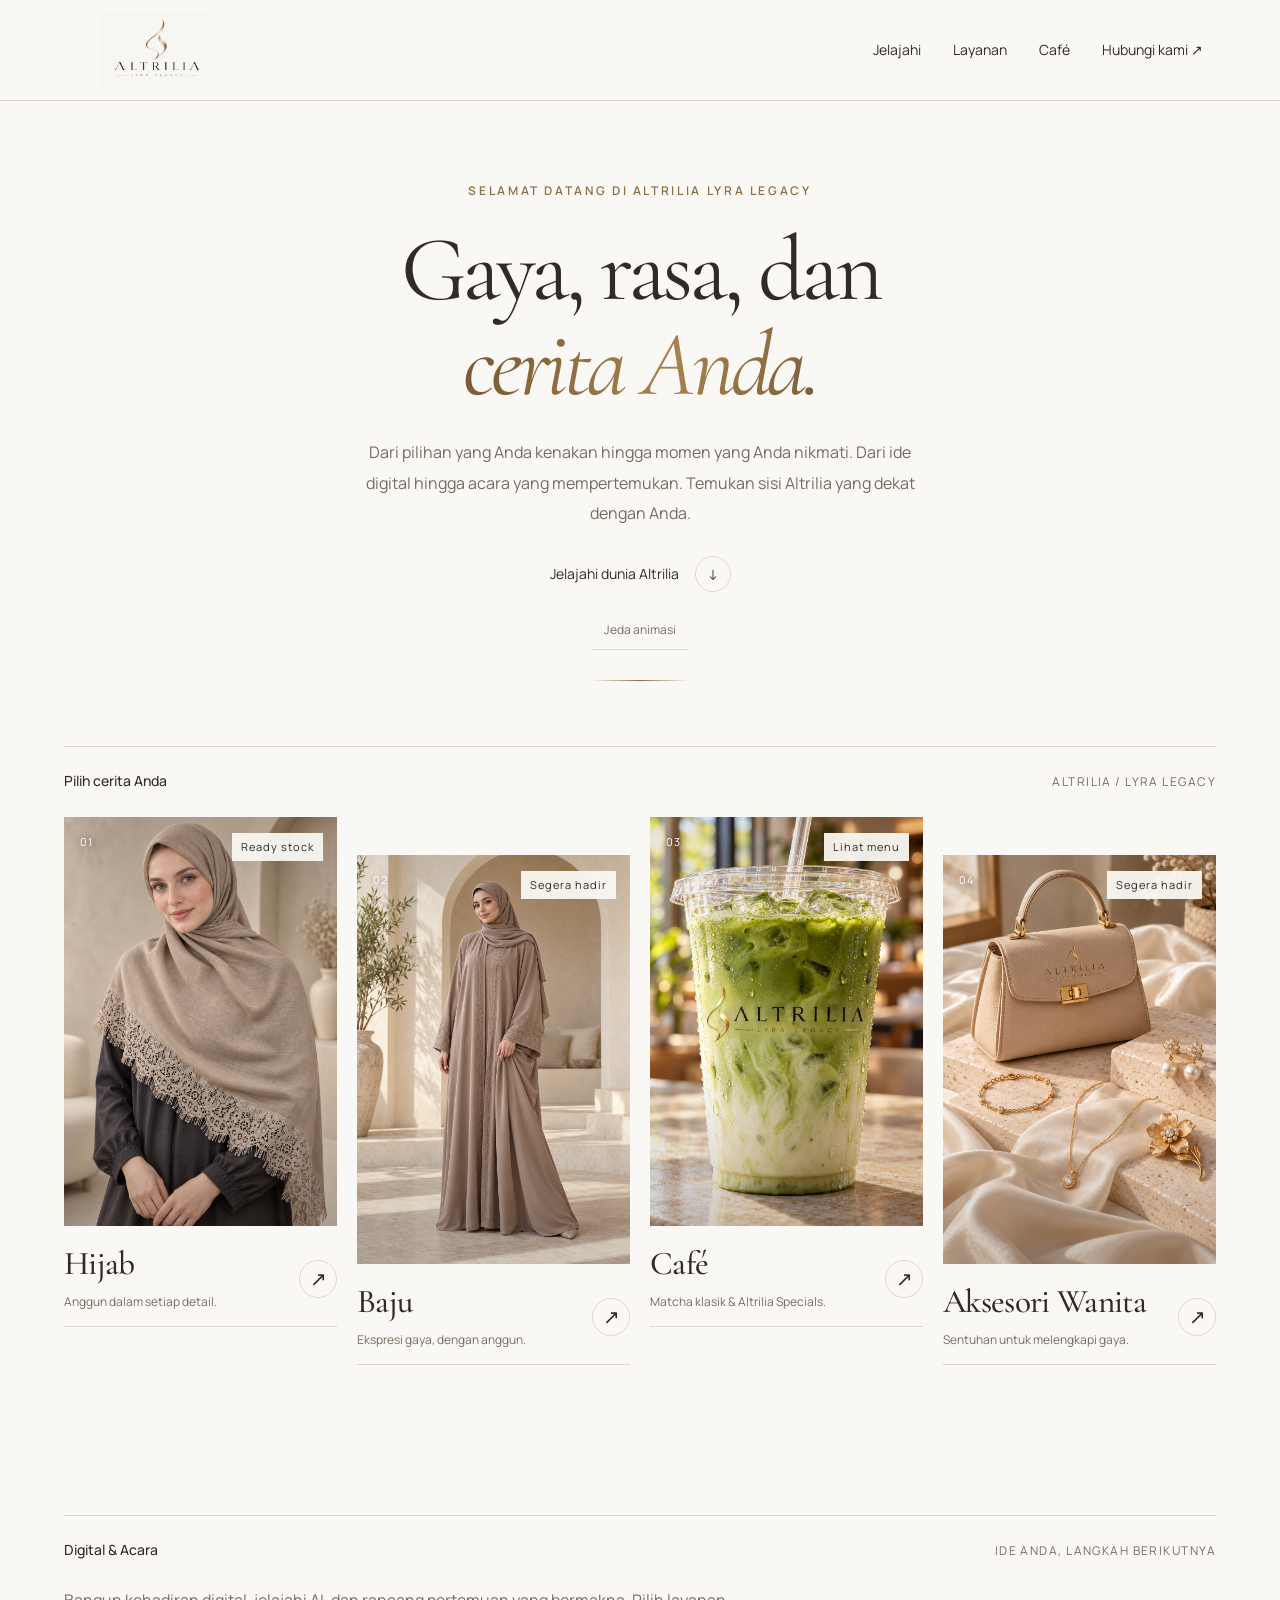
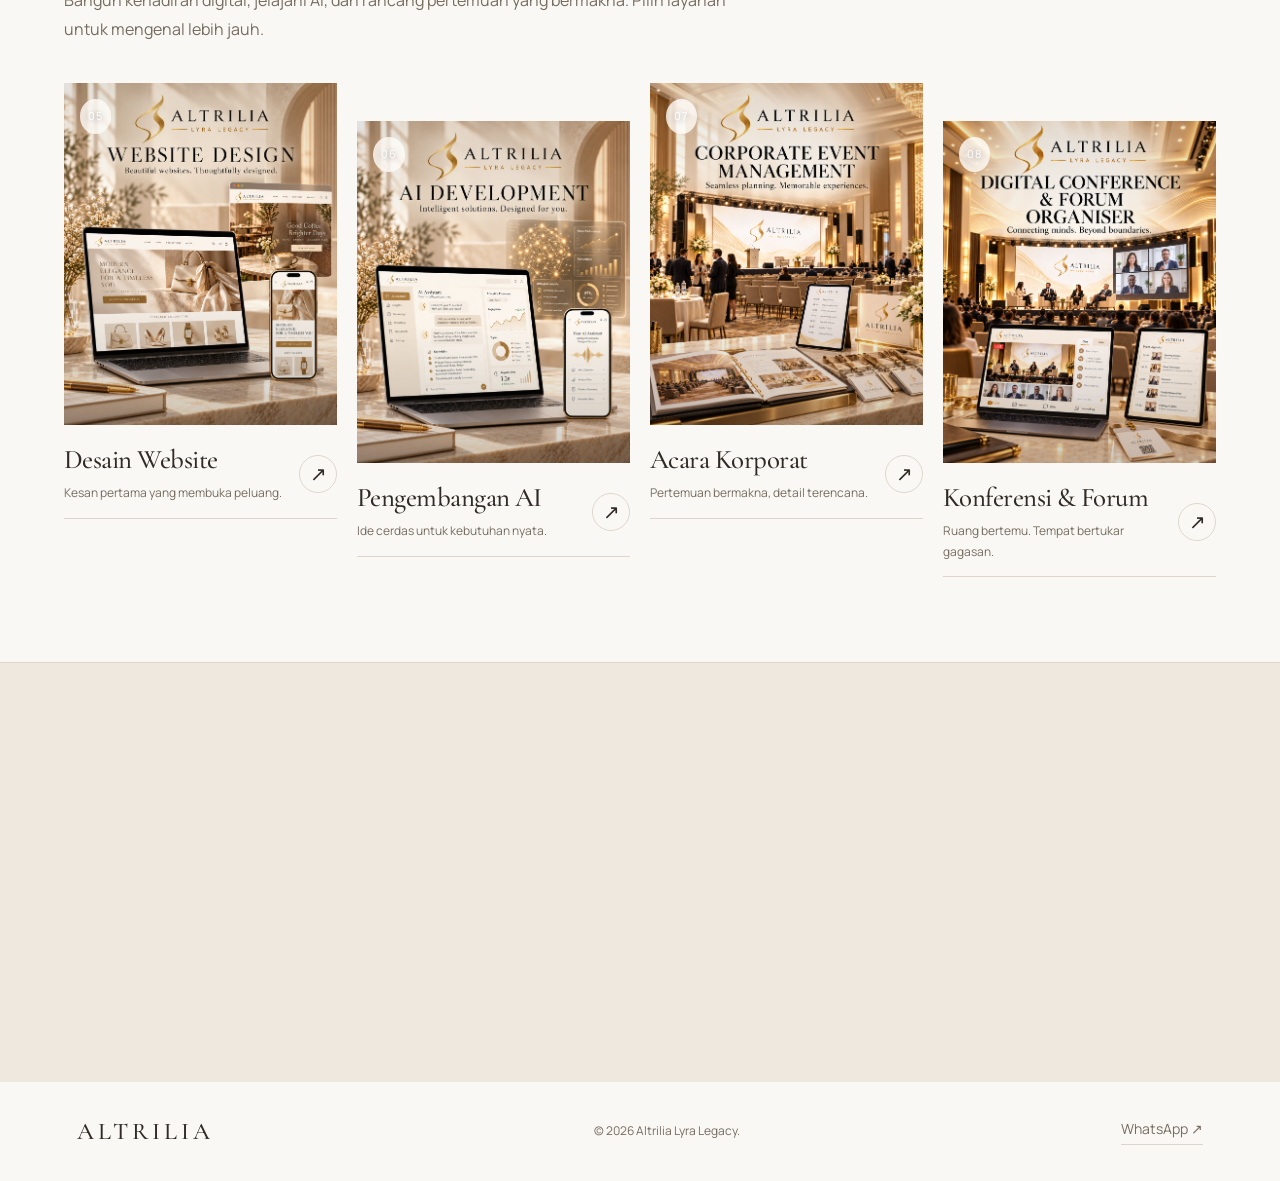
<file: index.html>
<!DOCTYPE html>
<html lang="id">
<head>
  <meta charset="UTF-8">
  <meta name="viewport" content="width=device-width, initial-scale=1">

  <title>ALTRILIA LYRA LEGACY — Gaya & Cerita</title>
  <meta
    name="description"
    content="Jelajahi dunia Altrilia Lyra Legacy. Koleksi hijab, serta baju, aksesori wanita, dan café yang segera hadir."
  >
  <meta name="theme-color" content="#faf8f4">

  <link
    rel="icon"
    type="image/png"
    href="assets/photovideo/ALTRILIA%20LYRA%20LEGACY%20LOGO2.png?v=2"
  >
  <link
    rel="apple-touch-icon"
    href="assets/photovideo/ALTRILIA%20LYRA%20LEGACY%20LOGO2.png"
  >

  <link rel="preconnect" href="https://fonts.googleapis.com">
  <link rel="preconnect" href="https://fonts.gstatic.com" crossorigin>
  <link
    href="https://fonts.googleapis.com/css2?family=Cormorant+Garamond:ital,wght@0,400;0,500;0,600;1,400;1,500&family=Manrope:wght@400;500;600;700&display=swap"
    rel="stylesheet"
  >

  <style>
    :root {
      --paper: #faf8f4;
      --white: #fffdf9;
      --ink: #302b26;
      --muted: #766c60;
      --gold: #8c7049;
      --line: #ded6ca;
      --serif: "Cormorant Garamond", Georgia, serif;
      --sans: "Manrope", Arial, sans-serif;
    }

    * { box-sizing: border-box; }

    html {
      scroll-behavior: smooth;
      scroll-padding-top: 110px;
    }

    body {
      margin: 0;
      background: var(--paper);
      color: var(--ink);
      font: 16px/1.7 var(--sans);
    }

    body.modal-open { overflow: hidden; }

    a { color: inherit; text-decoration: none; }
    button { font: inherit; }
    img { display: block; max-width: 100%; }
    h1, h2, h3, p { margin-top: 0; }

    a, button { -webkit-tap-highlight-color: transparent; }

    :focus-visible {
      outline: 3px solid var(--gold);
      outline-offset: 6px;
    }

    ::selection {
      color: var(--ink);
      background: #e6d5b8;
    }

    .skip-link {
      position: fixed;
      top: -90px;
      left: 20px;
      padding: 12px 20px;
      background: white;
      z-index: 100;
    }

    .skip-link:focus { top: 12px; }

    /* Header */
    .site-header {
      position: sticky;
      top: 0;
      z-index: 20;
      display: flex;
      justify-content: space-between;
      align-items: center;
      gap: 24px;
      padding: 12px 6%;
      background: rgba(250, 248, 244, .94);
      border-bottom: 1px solid var(--line);
      backdrop-filter: blur(16px);
      -webkit-backdrop-filter: blur(16px);
    }

    .brand {
      display: block;
      width: 160px;
      flex-shrink: 0;
    }

    .brand img {
      width: 100%;
      height: 76px;
      object-fit: contain;
      mix-blend-mode: multiply;
    }

    .navigation {
      display: flex;
      align-items: center;
      gap: 32px;
      font-size: 14px;
    }

    .navigation a {
      position: relative;
      padding: 8px 0;
    }

    .navigation a::after {
      content: "";
      position: absolute;
      bottom: 2px;
      left: 0;
      width: 100%;
      height: 1px;
      background: var(--gold);
      transform: scaleX(0);
      transform-origin: left;
      transition: transform .3s ease;
    }

    .navigation a:hover::after { transform: scaleX(1); }

    /* Introduction */
    .intro {
      position: relative;
      max-width: 1440px;
      margin: auto;
      padding: 80px 6% 65px;
      text-align: center;
    }

    .eyebrow {
      margin-bottom: 22px;
      color: var(--gold);
      font-size: 12px;
      font-weight: 600;
      letter-spacing: .22em;
      text-transform: uppercase;
    }

    .intro h1 {
      margin-bottom: 24px;
      font: 400 clamp(56px, 7.2vw, 106px)/1.03 var(--serif);
      letter-spacing: -.045em;
    }

    em {
      color: var(--gold);
      font-weight: 400;
    }

    .intro-description {
      max-width: 560px;
      margin: 0 auto;
      color: var(--muted);
      font-size: 16px;
      line-height: 1.9;
    }

    .explore-link {
      display: inline-flex;
      align-items: center;
      gap: 16px;
      margin-top: 28px;
      font-size: 14px;
    }

    .explore-link span {
      display: inline-flex;
      justify-content: center;
      align-items: center;
      width: 36px;
      height: 36px;
      border: 1px solid var(--line);
      border-radius: 50%;
      transition: transform .3s, border-color .3s;
    }

    .explore-link:hover span {
      transform: translateY(4px);
      border-color: var(--gold);
    }

    .intro .eyebrow { animation: intro-in .8s ease both; }
    .intro h1 { animation: intro-in .9s .12s ease both; }
    .intro-description { animation: intro-in .9s .24s ease both; }
    .explore-link { animation: intro-in .9s .36s ease both; }

    @keyframes intro-in {
      from { opacity: 0; transform: translateY(22px); }
      to { opacity: 1; transform: translateY(0); }
    }

    /* Category gallery */
    .worlds {
      max-width: 1600px;
      margin: 0 auto;
      padding: 0 5% 85px;
    }

    .worlds-heading {
      display: flex;
      justify-content: space-between;
      gap: 20px;
      align-items: baseline;
      margin-bottom: 24px;
      border-top: 1px solid var(--line);
      padding-top: 22px;
    }

    .worlds-heading h2 {
      margin: 0;
      font-size: 14px;
      font-weight: 500;
    }

    .worlds-heading p {
      margin: 0;
      color: var(--muted);
      font-size: 12px;
      letter-spacing: .12em;
    }

    .category-grid {
      display: grid;
      grid-template-columns: repeat(4, minmax(0, 1fr));
      gap: 20px;
    }

    .category {
      min-width: 0;
      display: block;
      width: 100%;
      padding: 0;
      border: 0;
      background: transparent;
      color: var(--ink);
      text-align: left;
      cursor: pointer;
    }

    .category-visual {
      position: relative;
      display: block;
      overflow: hidden;
      aspect-ratio: 3 / 4.5;
      background: #e7ded2;
      isolation: isolate;
    }

    .category-visual img {
      width: 100%;
      height: 100%;
      object-fit: cover;
      transition: transform 1s cubic-bezier(.2, .65, .3, 1);
    }

    .category-hijab img { object-position: 50% 30%; }
    .category-baju img { object-position: 50% 35%; }
    .category-cafe img { object-position: center; }
    .category-accessories img { object-position: center; }

    .category-visual::after {
      content: "";
      position: absolute;
      inset: 0;
      pointer-events: none;
      background: linear-gradient(
        180deg,
        rgba(30, 24, 18, .12),
        transparent 35%,
        transparent 60%,
        rgba(30, 24, 18, .22)
      );
    }

    .category:hover .category-visual img,
    .category:focus-visible .category-visual img {
      transform: scale(1.055);
    }

    .category-number,
    .category-status {
      position: absolute;
      z-index: 1;
      top: 16px;
      font-size: 11px;
      letter-spacing: .09em;
    }

    .category-number {
      left: 16px;
      color: white;
      text-shadow: 0 1px 6px #0007;
    }

    .category-status {
      right: 14px;
      padding: 5px 9px;
      background: rgba(250, 248, 244, .94);
      color: var(--ink);
    }

    .category-bottom {
      display: flex;
      align-items: center;
      justify-content: space-between;
      gap: 12px;
      padding: 20px 0 14px;
      border-bottom: 1px solid var(--line);
    }

    .category-title {
      display: block;
      font: 500 clamp(28px, 2.6vw, 39px)/1.1 var(--serif);
      letter-spacing: -.02em;
    }

    .category-subtitle {
      display: block;
      margin-top: 9px;
      font-size: 12px;
      color: var(--muted);
      line-height: 1.7;
    }

    .category-arrow {
      flex-shrink: 0;
      display: inline-flex;
      align-items: center;
      justify-content: center;
      width: 38px;
      height: 38px;
      border: 1px solid var(--line);
      border-radius: 50%;
      font-size: 20px;
      transition: background .3s, color .3s, transform .3s;
    }

    .category:hover .category-arrow {
      color: white;
      background: var(--ink);
      transform: rotate(45deg);
    }

    /* Reveal animations are added only when JavaScript is available. */
    .reveal-ready {
      opacity: 0;
      transform: translateY(28px);
      transition:
        opacity .8s ease var(--delay, 0ms),
        transform .8s cubic-bezier(.2, .65, .3, 1) var(--delay, 0ms);
    }

    .reveal-ready.is-visible {
      opacity: 1;
      transform: translateY(0);
    }

    /* Brand statement */
    .brand-story {
      display: grid;
      grid-template-columns: .7fr 1.3fr;
      gap: 60px;
      align-items: start;
      padding: 65px 8%;
      background: #eee8df;
      border-top: 1px solid var(--line);
    }

    .brand-story .eyebrow {
      margin: 12px 0 0;
    }

    .brand-story h2 {
      max-width: 700px;
      margin-bottom: 22px;
      font: 400 clamp(36px, 4vw, 58px)/1.12 var(--serif);
      letter-spacing: -.025em;
    }

    .brand-story-description {
      max-width: 560px;
      color: var(--muted);
      line-height: 1.9;
      margin-bottom: 0;
    }

    /* Footer */
    .site-footer {
      display: flex;
      justify-content: space-between;
      align-items: center;
      gap: 28px;
      padding: 35px 6%;
      font-size: 12px;
      color: var(--muted);
    }

    .footer-brand {
      color: var(--ink);
      font: 500 24px var(--serif);
      letter-spacing: .16em;
    }

    .site-footer p { margin: 0; }

    .footer-contact {
      padding-bottom: 4px;
      border-bottom: 1px solid var(--line);
      font-size: 14px;
    }

    /* Coming-soon dialog */
    .coming-dialog {
      width: min(880px, calc(100% - 32px));
      max-height: calc(100dvh - 40px);
      padding: 0;
      border: 1px solid var(--line);
      background: var(--paper);
      color: var(--ink);
      overflow: auto;
    }

    .coming-dialog::backdrop {
      background: rgba(32, 26, 20, .65);
      backdrop-filter: blur(5px);
      -webkit-backdrop-filter: blur(5px);
    }

    .coming-dialog[open] {
      animation: dialog-in .35s ease both;
    }

    @keyframes dialog-in {
      from { opacity: 0; transform: translateY(20px) scale(.98); }
      to { opacity: 1; transform: translateY(0) scale(1); }
    }

    .dialog-layout {
      display: grid;
      grid-template-columns: .85fr 1.15fr;
    }

    .dialog-image {
      width: 100%;
      height: 100%;
      min-height: 470px;
      object-fit: cover;
    }

    .dialog-copy {
      align-self: center;
      padding: 65px 40px 45px;
    }

    .dialog-copy h2 {
      margin-bottom: 22px;
      font: 400 clamp(42px, 5vw, 62px)/1.06 var(--serif);
      letter-spacing: -.025em;
    }

    .dialog-description {
      color: var(--muted);
      font-size: 15px;
      line-height: 1.9;
      margin-bottom: 28px;
    }

    .dialog-close {
      position: absolute;
      top: 12px;
      right: 12px;
      display: grid;
      place-items: center;
      width: 44px;
      height: 44px;
      background: var(--paper);
      color: var(--ink);
      border: 1px solid var(--line);
      border-radius: 50%;
      font-size: 26px;
      cursor: pointer;
      z-index: 2;
    }

    .dialog-cta {
      display: inline-flex;
      justify-content: center;
      align-items: center;
      gap: 20px;
      background: var(--ink);
      color: white;
      padding: 15px 22px;
      font-size: 14px;
      transition: background .2s;
    }

    .dialog-cta:hover { background: var(--gold); }

    .dialog-secondary {
      display: block;
      width: fit-content;
      margin-top: 20px;
      font-size: 14px;
      border-bottom: 1px solid var(--line);
    }

    @media (min-width: 1000px) {
      .category:nth-child(even) {
        padding-top: 38px;
      }
    }

    @media (max-width: 1000px) {
      .category-grid {
        grid-template-columns: repeat(2, minmax(0, 1fr));
        gap: 35px 22px;
      }

      .category-visual { aspect-ratio: 3 / 4; }
      .intro { padding-top: 60px; }
      .brand-story { gap: 35px; }
    }

    @media (max-width: 600px) {
      html { scroll-padding-top: 95px; }

      .site-header {
        padding: 10px 5%;
        gap: 12px;
      }

      .brand { width: 125px; }
      .brand img { height: 60px; }

      .navigation {
        gap: 18px;
        font-size: 12px;
      }

      .navigation .nav-about { display: none; }

      .intro { padding: 50px 6% 40px; }

      .intro h1 {
        font-size: clamp(49px, 12vw, 68px);
      }

      .eyebrow {
        font-size: 10px;
        letter-spacing: .16em;
      }

      .intro-description { font-size: 15px; }
      .worlds { padding: 0 5% 55px; }
      .worlds-heading p { display: none; }

      .category-grid { gap: 28px 14px; }

      .category-visual { aspect-ratio: 3 / 4.5; }

      .category-number { display: none; }

      .category-status {
        top: 10px;
        right: 8px;
        font-size: 10px;
        letter-spacing: 0;
        padding: 4px 7px;
      }

      .category-bottom {
        align-items: flex-start;
        gap: 6px;
        padding-top: 15px;
      }

      .category-title { font-size: 28px; }
      .category-subtitle { font-size: 12px; }

      .category-arrow {
        width: 28px;
        height: 28px;
        font-size: 16px;
      }

      .brand-story {
        grid-template-columns: 1fr;
        padding: 40px 6%;
        gap: 22px;
      }

      .brand-story-description { font-size: 15px; }

      .site-footer {
        flex-wrap: wrap;
        padding: 30px 6%;
        gap: 18px;
      }

      .site-footer p {
        order: 3;
        width: 100%;
      }

      .dialog-layout { grid-template-columns: 1fr; }

      .dialog-image {
        height: 210px;
        min-height: 0;
        object-position: center 35%;
      }

      .dialog-copy { padding: 30px 25px; }
      .dialog-copy h2 { font-size: 44px; }
    }

    @media (prefers-reduced-motion: reduce) {
      html { scroll-behavior: auto; }

      *, *::before, *::after {
        animation: none !important;
        transition: none !important;
      }

      .reveal-ready {
        opacity: 1;
        transform: none;
      }
    }

/* ===== Enhanced landing-page animations ===== */

/* Moving gold tones across the main heading */
.intro h1 em {
  display: inline-block;
  color: var(--gold);
  background: linear-gradient(
    110deg,
    #745633 0%,
    #a5824e 25%,
    #755735 45%,
    #b38b50 60%,
    #745633 80%,
    #a5824e 100%
  );
  background-size: 250% 100%;
  -webkit-background-clip: text;
  background-clip: text;
  -webkit-text-fill-color: transparent;
  animation: altrilia-gold-flow 7s linear infinite;
}

@keyframes altrilia-gold-flow {
  from { background-position: 0% 50%; }
  to { background-position: 100% 50%; }
}

/* A gold line grows beneath the introduction */
.intro::after {
  content: "";
  display: block;
  width: 100px;
  height: 1px;
  margin: 30px auto 0;
  background: linear-gradient(
    90deg,
    transparent,
    var(--gold),
    transparent
  );
  transform-origin: center;
  animation: altrilia-line-breathe 4s ease-in-out infinite;
}

@keyframes altrilia-line-breathe {
  0%, 100% { transform: scaleX(.65); opacity: .45; }
  50% { transform: scaleX(1.25); opacity: 1; }
}

/* Continuous invitation to scroll */
.explore-link span {
  animation: altrilia-arrow-bounce 2.8s ease-in-out infinite;
}

@keyframes altrilia-arrow-bounce {
  0%, 100% { transform: translateY(0); }
  50% { transform: translateY(6px); }
}

/* Each category image floats on its own rhythm.
   Animate the image frame, preserving the card's reveal animation. */
.category-visual {
  animation: altrilia-image-float 6s ease-in-out infinite;
  transition: box-shadow .5s ease;
}

.category:nth-child(2) .category-visual {
  animation-delay: -1.5s;
}

.category:nth-child(3) .category-visual {
  animation-delay: -3s;
}

.category:nth-child(4) .category-visual {
  animation-delay: -4.5s;
}

@keyframes altrilia-image-float {
  0%, 100% { transform: translateY(0); }
  50% { transform: translateY(-9px); }
}

.category:hover .category-visual,
.category:focus-visible .category-visual {
  animation-play-state: paused;
  box-shadow: 0 18px 35px rgba(69, 48, 25, .16);
}

/* A light sweep passes over the selected image */
.category-visual::before {
  content: "";
  position: absolute;
  inset: 0;
  z-index: 2;
  pointer-events: none;
  background: linear-gradient(
    105deg,
    transparent 30%,
    rgba(255, 255, 255, .27) 50%,
    transparent 70%
  );
  transform: translateX(-150%);
}

.category:hover .category-visual::before,
.category:focus-visible .category-visual::before {
  animation: altrilia-light-sweep 1.1s ease forwards;
}

@keyframes altrilia-light-sweep {
  from { transform: translateX(-150%); }
  to { transform: translateX(150%); }
}

/* Coming-soon badges glow gently */
.category[data-coming] .category-status {
  animation: altrilia-badge-glow 3.5s ease-in-out infinite;
}

@keyframes altrilia-badge-glow {
  0%, 100% {
    box-shadow: 0 0 0 0 rgba(140, 112, 73, 0);
  }
  50% {
    box-shadow: 0 0 0 5px rgba(250, 248, 244, .2);
  }
}

/* Underline grows across a category on hover */
.category-bottom {
  position: relative;
}

.category-bottom::after {
  content: "";
  position: absolute;
  left: 0;
  bottom: -1px;
  width: 100%;
  height: 1px;
  background: var(--gold);
  transform: scaleX(0);
  transform-origin: left;
  transition: transform .55s ease;
}

.category:hover .category-bottom::after,
.category:focus-visible .category-bottom::after {
  transform: scaleX(1);
}

/* Slight text movement */
.category-title,
.category-subtitle {
  transition: transform .4s ease, color .4s ease;
}

.category:hover .category-title {
  transform: translateX(4px);
  color: var(--gold);
}

.category:hover .category-subtitle {
  transform: translateX(4px);
}

/* Richer popup entrance */
.coming-dialog[open] {
  animation: altrilia-popup-enter .55s
    cubic-bezier(.16, 1, .3, 1) both;
}

@keyframes altrilia-popup-enter {
  from {
    opacity: 0;
    transform: translateY(35px) scale(.95);
  }
  to {
    opacity: 1;
    transform: translateY(0) scale(1);
  }
}

.coming-dialog[open] .dialog-copy > * {
  animation: altrilia-popup-copy .65s ease both;
}

.coming-dialog[open] .dialog-copy > :nth-child(1) {
  animation-delay: .1s;
}

.coming-dialog[open] .dialog-copy > :nth-child(2) {
  animation-delay: .18s;
}

.coming-dialog[open] .dialog-copy > :nth-child(3) {
  animation-delay: .26s;
}

.coming-dialog[open] .dialog-copy > :nth-child(4) {
  animation-delay: .34s;
}

.coming-dialog[open] .dialog-copy > :nth-child(5) {
  animation-delay: .42s;
}

@keyframes altrilia-popup-copy {
  from { opacity: 0; transform: translateY(15px); }
  to { opacity: 1; transform: translateY(0); }
}

/* Visitor-controlled motion toggle */
.motion-toggle {
  display: block;
  margin: 20px auto 0;
  padding: 8px 12px;
  border: 0;
  border-bottom: 1px solid var(--line);
  background: transparent;
  color: var(--muted);
  font: inherit;
  font-size: 12px;
  cursor: pointer;
}

/* Pause continuous decorative motion */
body.motion-paused *,
body.motion-paused *::before,
body.motion-paused *::after {
  animation-play-state: paused !important;
}

/* Keep popup content visible even while animation is paused */
body.motion-paused .coming-dialog[open],
body.motion-paused .coming-dialog[open] .dialog-copy > * {
  animation: none !important;
}

/* Respect device accessibility settings */
@media (prefers-reduced-motion: reduce) {
  *,
  *::before,
  *::after {
    animation: none !important;
    transition: none !important;
  }

  .motion-toggle {
    display: none;
  }
}
    
  /* Service graphics contain text: retain their complete composition. */
.services-worlds{padding-top:65px;scroll-margin-top:120px}.services-intro{max-width:680px;color:var(--muted);line-height:1.8;margin:0 0 40px}.services-worlds .category-visual{aspect-ratio:auto;background:#f5efe4}.services-worlds .category-visual img{position:relative;width:100%;height:auto;object-fit:contain;display:block}.services-worlds .category-number{background:#fffdf9cc;border-radius:50%;padding:8px}.services-worlds .category-title{font-size:clamp(22px,2.1vw,32px)}
@media(max-width:600px){.site-header{flex-wrap:wrap}.navigation{flex-wrap:wrap;gap:14px}}
</style>
</head>

<body>
  <a class="skip-link" href="#pilihan">Langsung ke pilihan kategori</a>

  <header class="site-header">
    <a class="brand" href="index.html" aria-label="Altrilia beranda">
      <img
        src="assets/photovideo/ALTRILIA%20LYRA%20LEGACY%20LOGO2.png"
        alt="Altrilia Lyra Legacy"
        width="160"
        height="76"
      >
    </a>

    <nav class="navigation" aria-label="Navigasi utama">
      <a href="#pilihan">Jelajahi</a>
      <a href="#layanan">Layanan</a>
      <a href="cafe.html">Café</a>
      <a
        href="https://wa.me/6289613722699"
        target="_blank"
        rel="noopener noreferrer"
      >Hubungi kami ↗</a>
    </nav>
  </header>

  <main>
    <section class="intro" aria-labelledby="intro-title">
      <p class="eyebrow">Selamat datang di Altrilia Lyra Legacy</p>

      <h1 id="intro-title">
        Gaya, rasa, dan<br>
        <em>cerita Anda.</em>
      </h1>

      <p class="intro-description">
        Dari pilihan yang Anda kenakan hingga momen yang Anda nikmati.
        Dari ide digital hingga acara yang mempertemukan. Temukan sisi Altrilia yang dekat dengan Anda.
      </p>

      <a class="explore-link" href="#pilihan">
        Jelajahi dunia Altrilia
        <span aria-hidden="true">↓</span>
      </a>

      <button
  type="button"
  class="motion-toggle"
  id="motion-toggle"
  aria-pressed="false"
  hidden
>
  Jeda animasi
</button>
    </section>

    <section class="worlds" id="pilihan" aria-labelledby="worlds-title">
      <div class="worlds-heading">
        <h2 id="worlds-title">Pilih cerita Anda</h2>
        <p>ALTRILIA / LYRA LEGACY</p>
      </div>

      <div class="category-grid">

        <!-- HIJAB: available -->
        <a
          class="category category-hijab"
          href="hijab.html"
          data-reveal
          style="--delay: 0ms"
        >
          <span class="category-visual">
            <img
              src="assets/photovideo/6.jpeg"
              alt="Koleksi hijab renda Altrilia warna taupe"
              fetchpriority="high"
              width="720"
              height="1080"
            >
            <span class="category-number">01</span>
            <span class="category-status">Ready stock</span>
          </span>

          <span class="category-bottom">
            <span>
              <span class="category-title">Hijab</span>
              <span class="category-subtitle">Anggun dalam setiap detail.</span>
            </span>
            <span class="category-arrow" aria-hidden="true">↗</span>
          </span>
        </a>

        <!-- BAJU: coming soon -->
        <button
          class="category category-baju"
          type="button"
          data-coming="baju"
          data-reveal
          style="--delay: 120ms"
          aria-haspopup="dialog"
        >
          <span class="category-visual">
            <img
              src="assets/photovideo/alvira%20abaya.png"
              alt="Inspirasi koleksi abaya Altrilia"
              width="720"
              height="1080"
            >
            <span class="category-number">02</span>
            <span class="category-status">Segera hadir</span>
          </span>

          <span class="category-bottom">
            <span>
              <span class="category-title">Baju</span>
              <span class="category-subtitle">Ekspresi gaya, dengan anggun.</span>
            </span>
            <span class="category-arrow" aria-hidden="true">↗</span>
          </span>
        </button>

        <!-- CAFE: collection preview -->
        <a
          class="category category-cafe"
          href="cafe.html"
          data-reveal
          style="--delay: 240ms"
        >
          <span class="category-visual">
            <img
              src="assets/photovideo/Emerald%20matcha%20latte%20with%20gold%20emblem.png"
              alt="Iced Matcha Latte Altrilia"
              width="720"
              height="1080"
            >
            <span class="category-number">03</span>
            <span class="category-status">Lihat menu</span>
          </span>

          <span class="category-bottom">
            <span>
              <span class="category-title">Café</span>
              <span class="category-subtitle">Matcha klasik & Altrilia Specials.</span>
            </span>
            <span class="category-arrow" aria-hidden="true">↗</span>
          </span>
        </a>

        <!-- ACCESSORIES: brand image, coming soon -->
        <button
          class="category category-accessories"
          type="button"
          data-coming="aksesori"
          data-reveal
          style="--delay: 360ms"
          aria-haspopup="dialog"
        >
          <span class="category-visual">
            <img
              src="assets/photovideo/handbag.png"
              alt="Tas dan aksesori wanita Altrilia"
              width="1086"
              height="1448"
            >
            <span class="category-number">04</span>
            <span class="category-status">Segera hadir</span>
          </span>

          <span class="category-bottom">
            <span>
              <span class="category-title">Aksesori Wanita</span>
              <span class="category-subtitle">Sentuhan untuk melengkapi gaya.</span>
            </span>
            <span class="category-arrow" aria-hidden="true">↗</span>
          </span>
        </button>

      </div>
    </section>

    <section class="worlds services-worlds" id="layanan" aria-labelledby="services-title"><div class="worlds-heading"><h2 id="services-title">Digital & Acara</h2><p>IDE ANDA, LANGKAH BERIKUTNYA</p></div><p class="services-intro">Bangun kehadiran digital, jelajahi AI, dan rancang pertemuan yang bermakna. Pilih layanan untuk mengenal lebih jauh.</p><div class="category-grid"><a class="category" href="website.html" data-reveal style="--delay:0ms"><span class="category-visual"><img src="assets/photovideo/atrilia%20website.png" alt="Desain Website Altrilia" loading="lazy"><span class="category-number">05</span></span><span class="category-bottom"><span><span class="category-title">Desain Website</span><span class="category-subtitle">Kesan pertama yang membuka peluang.</span></span><span class="category-arrow" aria-hidden="true">↗</span></span></a><a class="category" href="ai.html" data-reveal style="--delay:100ms"><span class="category-visual"><img src="assets/photovideo/atrilia%20AI.png" alt="Pengembangan AI Altrilia" loading="lazy"><span class="category-number">06</span></span><span class="category-bottom"><span><span class="category-title">Pengembangan AI</span><span class="category-subtitle">Ide cerdas untuk kebutuhan nyata.</span></span><span class="category-arrow" aria-hidden="true">↗</span></span></a><a class="category" href="event.html" data-reveal style="--delay:200ms"><span class="category-visual"><img src="assets/photovideo/atrilia%20event.png" alt="Acara Korporat Altrilia" loading="lazy"><span class="category-number">07</span></span><span class="category-bottom"><span><span class="category-title">Acara Korporat</span><span class="category-subtitle">Pertemuan bermakna, detail terencana.</span></span><span class="category-arrow" aria-hidden="true">↗</span></span></a><a class="category" href="conference.html" data-reveal style="--delay:300ms"><span class="category-visual"><img src="assets/photovideo/atrilia%20conference.png" alt="Konferensi & Forum Altrilia" loading="lazy"><span class="category-number">08</span></span><span class="category-bottom"><span><span class="category-title">Konferensi & Forum</span><span class="category-subtitle">Ruang bertemu. Tempat bertukar gagasan.</span></span><span class="category-arrow" aria-hidden="true">↗</span></span></a></div></section>
<section class="brand-story" id="tentang">
      <p class="eyebrow" data-reveal>Semangat Altrilia</p>

      <div data-reveal>
        <h2>
          Keindahan pada hal kecil.<br>
          <em>Makna dalam keseharian.</em>
        </h2>

        <p class="brand-story-description">
          Altrilia Lyra Legacy hadir dengan kecintaan pada detail,
          gaya personal, dan momen sederhana.
          Perjalanan kami dimulai dari koleksi hijab,
          dengan cerita baru dalam busana, aksesori, dan café yang
          sedang kami siapkan. Kami juga membuka ruang kolaborasi dalam website, AI, acara korporat, serta konferensi dan forum digital.
        </p>
      </div>
    </section>
  </main>

  <footer class="site-footer">
    <a class="footer-brand" href="index.html">ALTRILIA</a>

    <p>© <span id="year">2026</span> Altrilia Lyra Legacy.</p>

    <a
      class="footer-contact"
      href="https://wa.me/6289613722699"
      target="_blank"
      rel="noopener noreferrer"
    >WhatsApp ↗</a>
  </footer>

  <!-- Shared coming-soon popup -->
  <dialog
    class="coming-dialog"
    id="coming-dialog"
    aria-labelledby="coming-title"
    aria-describedby="coming-description"
  >
    <button
      class="dialog-close"
      id="dialog-close"
      type="button"
      aria-label="Tutup"
      autofocus
    >×</button>

    <div class="dialog-layout">
      <img class="dialog-image" id="dialog-image" alt="">

      <div class="dialog-copy">
        <p class="eyebrow" id="dialog-category">Altrilia</p>

        <h2 id="coming-title">Sebuah cerita baru.<br><em>Segera hadir.</em></h2>

        <p class="dialog-description" id="coming-description"></p>

        <a
          class="dialog-cta"
          id="dialog-whatsapp"
          href="https://wa.me/6289613722699"
          target="_blank"
          rel="noopener noreferrer"
        >Tanya melalui WhatsApp <span aria-hidden="true">↗</span></a>

        <a class="dialog-secondary" href="hijab.html">
          Jelajahi koleksi hijab
        </a>
      </div>
    </div>
  </dialog>

  <script>
    "use strict";

    document.getElementById("year").textContent =
      new Date().getFullYear();

    // Reveal sections as they enter the viewport.
    const reducedMotion = window.matchMedia(
      "(prefers-reduced-motion: reduce)"
    );

    if (
      "IntersectionObserver" in window &&
      !reducedMotion.matches
    ) {
      const observer = new IntersectionObserver((entries) => {
        entries.forEach((entry) => {
          if (entry.isIntersecting) {
            entry.target.classList.add("is-visible");
            observer.unobserve(entry.target);
          }
        });
      }, { threshold: 0.12 });

      document.querySelectorAll("[data-reveal]").forEach((element) => {
        element.classList.add("reveal-ready");
        observer.observe(element);
      });
    }

    // Coming-soon content.
    const categories = {
      baju: {
        name: "Altrilia • Baju",
        image: "assets/photovideo/alvira%20abaya.png",
        alt: "Inspirasi koleksi abaya Altrilia",
        description:
          "Pilihan busana untuk melengkapi gaya Anda sedang kami siapkan. Kami juga membuka ruang kolaborasi dalam website, AI, acara korporat, serta konferensi dan forum digital. " +
          "Koleksi baju Altrilia belum tersedia saat ini. " +
          "Hubungi kami untuk mengetahui perkembangannya.",
        message:
          "Halo Altrilia, saya ingin mengetahui informasi tentang " +
          "koleksi baju yang akan datang."
      },

      aksesori: {
        name: "Altrilia • Aksesori Wanita",
image: "assets/photovideo/handbag.png",
alt: "Tas dan aksesori wanita Altrilia",
        description:
          "Sentuhan pelengkap untuk gaya personal Anda sedang kami siapkan. Kami juga membuka ruang kolaborasi dalam website, AI, acara korporat, serta konferensi dan forum digital. " +
          "Koleksi aksesori wanita belum tersedia saat ini. " +
          "Nantikan cerita berikutnya dari Altrilia.",
        message:
          "Halo Altrilia, saya ingin mengetahui informasi tentang " +
          "koleksi aksesori wanita yang akan datang."
      }
    };

    const dialog = document.getElementById("coming-dialog");
    const closeButton = document.getElementById("dialog-close");
    let previousFocus = null;

    document.querySelectorAll("[data-coming]").forEach((button) => {
      button.addEventListener("click", () => {
        const category = categories[button.dataset.coming];
        if (!category) return;

        previousFocus = button;

        document.getElementById("dialog-category").textContent =
          category.name;

        const image = document.getElementById("dialog-image");
        image.src = category.image;
        image.alt = category.alt;

        document.getElementById("coming-description").textContent =
          category.description;

        document.getElementById("dialog-whatsapp").href =
          "https://wa.me/6289613722699?text=" +
          encodeURIComponent(category.message);

        dialog.showModal();
        document.body.classList.add("modal-open");
      });
    });

    closeButton.addEventListener("click", () => {
      dialog.close();
    });

    // Close when clicking outside the popup.
    dialog.addEventListener("click", (event) => {
      if (event.target !== dialog) return;

      const bounds = dialog.getBoundingClientRect();

      const outside =
        event.clientX < bounds.left ||
        event.clientX > bounds.right ||
        event.clientY < bounds.top ||
        event.clientY > bounds.bottom;

      if (outside) dialog.close();
    });

    // Escape closes the native dialog automatically.
    dialog.addEventListener("close", () => {
      document.body.classList.remove("modal-open");

      if (previousFocus) {
        previousFocus.focus({ preventScroll: true });
      }
    });

// Allow visitors to pause the continuous decorative animations.
const motionToggle = document.getElementById("motion-toggle");

motionToggle.hidden = false;

motionToggle.addEventListener("click", () => {
  const paused = document.body.classList.toggle("motion-paused");

  motionToggle.setAttribute("aria-pressed", String(paused));
  motionToggle.textContent = paused
    ? "Lanjutkan animasi"
    : "Jeda animasi";
});
    
  </script>
</body>
</html>
</file>
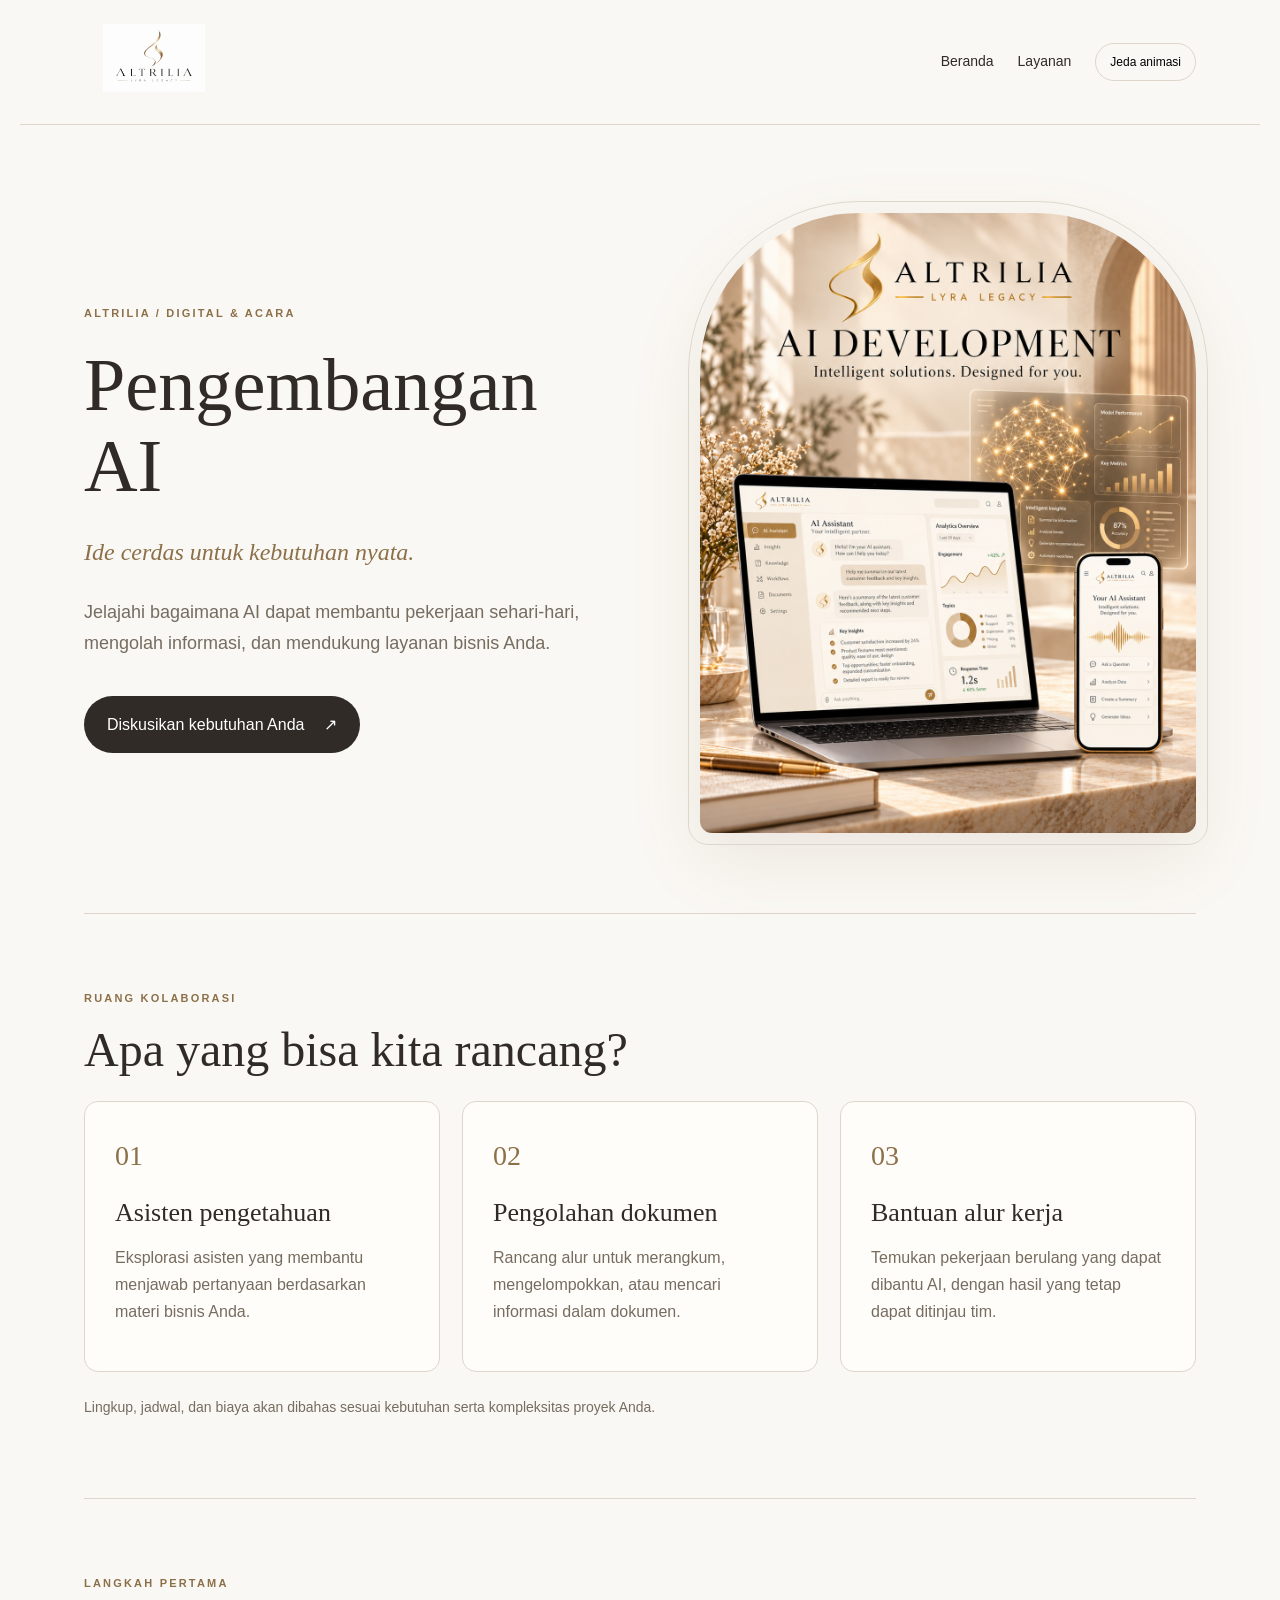
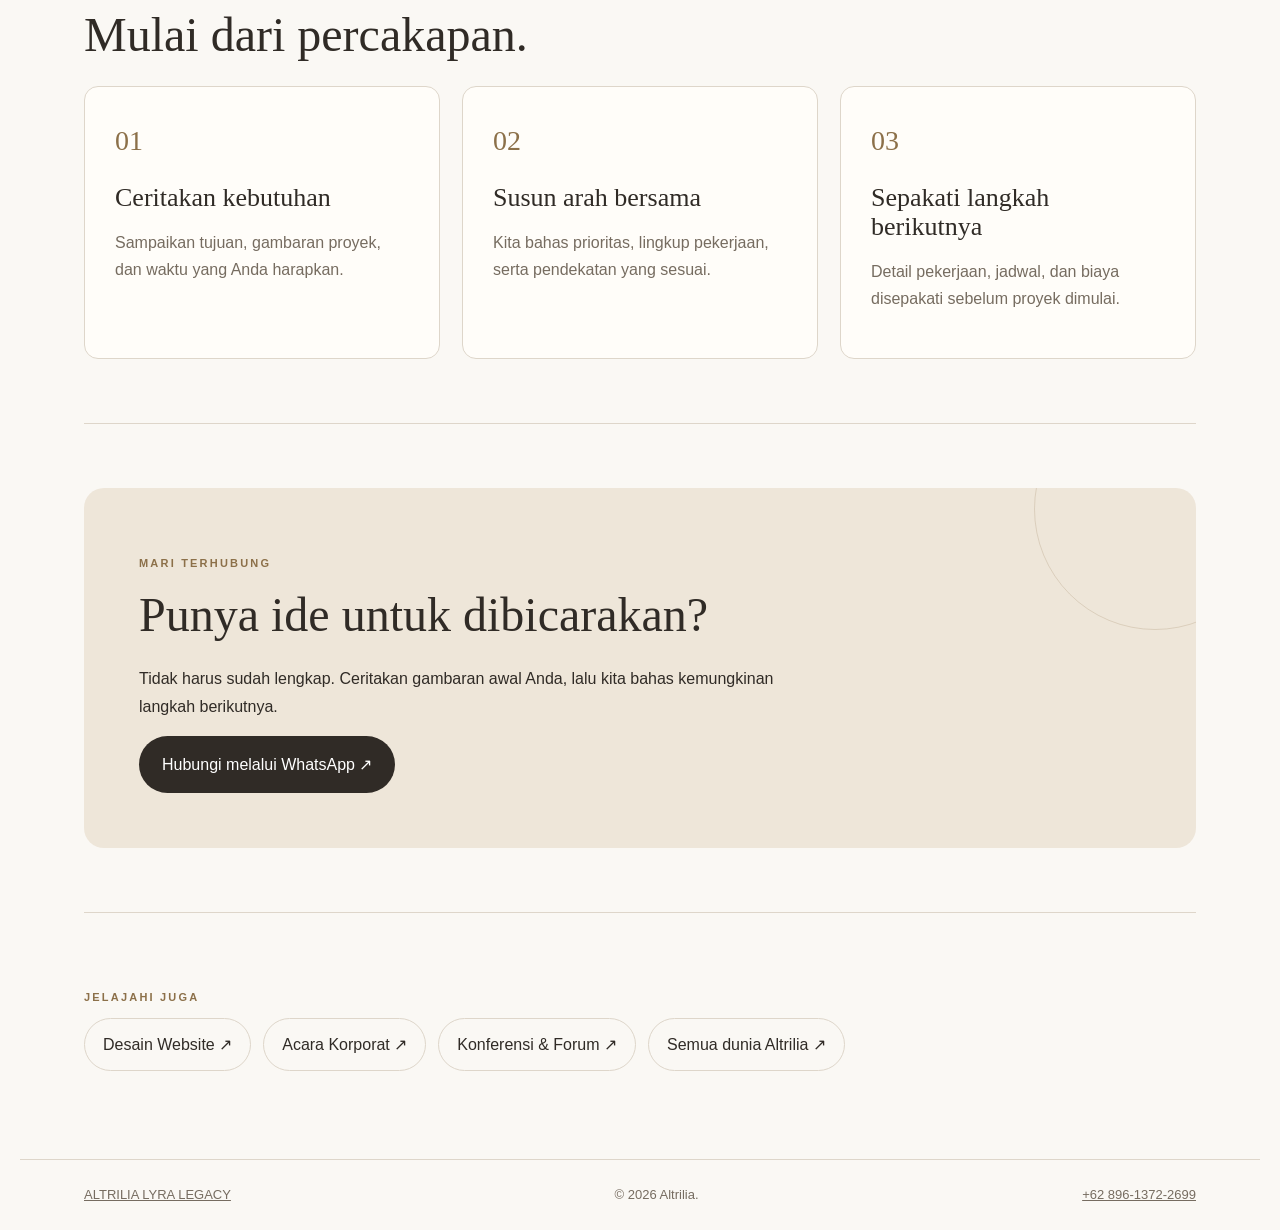
<file: ai.html>
<!doctype html>
<html lang="id"><head><meta charset="utf-8"><meta name="viewport" content="width=device-width, initial-scale=1"><title>Pengembangan AI | Altrilia</title><meta name="description" content="Jelajahi bagaimana AI dapat membantu pekerjaan sehari-hari, mengolah informasi, dan mendukung layanan bisnis Anda."><link rel="icon" type="image/png" href="assets/photovideo/ALTRILIA%20LYRA%20LEGACY%20LOGO2.png"><style>
:root{--paper:#faf8f4;--ink:#302b26;--muted:#766c60;--gold:#8c7049;--line:#ded6ca}*{box-sizing:border-box}html{scroll-behavior:smooth}body{margin:0;background:var(--paper);color:var(--ink);font-family:Arial,sans-serif;line-height:1.7}a{color:inherit}button{font:inherit}header,main,footer{max-width:1240px;margin:auto;padding:24px 5%}header{display:flex;align-items:center;justify-content:space-between;gap:20px;border-bottom:1px solid var(--line)}.logo{width:140px;height:68px;object-fit:contain}nav{display:flex;gap:24px;align-items:center;font-size:14px}nav a{text-decoration:none}nav a:hover{color:var(--gold)}.hero{display:grid;grid-template-columns:1.1fr 1fr;align-items:center;gap:70px;padding:64px 0 80px}.eyebrow{color:var(--gold);text-transform:uppercase;letter-spacing:.2em;font-size:11px;font-weight:bold}h1,h2,h3{font-family:Georgia,serif;font-weight:normal;line-height:1.1}h1{font-size:clamp(42px,5.8vw,76px);margin:22px 0}h2{font-size:clamp(32px,4vw,48px);margin:16px 0 24px}h3{font-size:26px;margin:20px 0 14px}.lead{font-size:18px;color:var(--muted);max-width:570px}.tagline{color:var(--gold);font-family:Georgia,serif;font-style:italic;font-size:24px}.button{display:inline-flex;align-items:center;gap:20px;background:var(--ink);color:white;padding:15px 23px;border-radius:40px;text-decoration:none;transition:transform .3s,background .3s}.button:hover{transform:translateY(-4px);background:var(--gold)}.hero .button{margin-top:20px}.portrait{margin:0;position:relative;animation:float 7s ease-in-out infinite}.portrait img{display:block;width:100%;height:auto;border-radius:160px 160px 12px 12px;box-shadow:0 24px 70px #8c704922}.portrait:after{content:'';position:absolute;inset:-12px;border:1px solid var(--line);border-radius:172px 172px 20px 20px;pointer-events:none}.section{padding:64px 0;border-top:1px solid var(--line)}.grid{display:grid;grid-template-columns:repeat(3,1fr);gap:22px}.card{padding:30px;background:#fffdf9;border:1px solid var(--line);border-radius:14px;transition:transform .35s,box-shadow .35s}.card:hover{transform:translateY(-7px);box-shadow:0 18px 40px #8c704914}.number{font-family:Georgia,serif;font-size:28px;color:var(--gold)}.card p,.note{color:var(--muted)}.note{font-size:14px;margin-top:24px}.cta{padding:55px;border-radius:20px;background:#eee6d9;position:relative;overflow:hidden}.cta:before{content:'';width:240px;height:240px;border:1px solid #8c704933;border-radius:50%;position:absolute;right:-80px;top:-100px;animation:float 8s infinite}.cta p{max-width:650px}.links{display:flex;flex-wrap:wrap;gap:12px}.links a{padding:12px 18px;border:1px solid var(--line);border-radius:30px;text-decoration:none;transition:background .3s}.links a:hover{background:#eee6d9}footer{border-top:1px solid var(--line);display:flex;flex-wrap:wrap;justify-content:space-between;gap:20px;font-size:13px;color:var(--muted)}.motion{border:1px solid var(--line);border-radius:30px;background:transparent;padding:8px 14px;cursor:pointer;font-size:12px}.skip{position:absolute;left:15px;top:-100px;background:white;padding:12px;z-index:5}.skip:focus{top:10px}:focus-visible{outline:3px solid var(--gold);outline-offset:5px}.animate .reveal{opacity:0;transform:translateY(28px);transition:opacity .8s,transform .8s}.animate .reveal.visible{opacity:1;transform:none}.hero-copy{animation:arrive 1s both}.paused *,.paused *:before,.paused *:after{animation-play-state:paused!important}@keyframes float{50%{transform:translateY(-10px)}}@keyframes arrive{from{opacity:0;transform:translateY(25px)}to{opacity:1;transform:none}}@media(max-width:700px){header,main,footer{padding:20px 6%}nav{gap:14px;font-size:12px}.logo{width:105px}.hero{grid-template-columns:1fr;gap:42px;padding:38px 0 60px}.portrait{max-width:420px;margin:auto}.grid{grid-template-columns:1fr}.section{padding:42px 0}.cta{padding:28px}.motion{font-size:11px;padding:6px 10px}}@media(prefers-reduced-motion:reduce){html{scroll-behavior:auto}*,*:before,*:after{animation:none!important;transition:none!important}.animate .reveal{opacity:1;transform:none}.motion{display:none}}
</style></head>
<body><a class="skip" href="#utama">Langsung ke konten</a><header><a href="index.html" aria-label="Beranda Altrilia"><img class="logo" src="assets/photovideo/ALTRILIA%20LYRA%20LEGACY%20LOGO2.png" alt="Altrilia Lyra Legacy"></a><nav aria-label="Navigasi utama"><a href="index.html">Beranda</a><a href="#lingkup">Layanan</a><button class="motion" type="button" aria-pressed="false" hidden>Jeda animasi</button></nav></header>
<main id="utama"><section class="hero"><div class="hero-copy"><p class="eyebrow">Altrilia / Digital & Acara</p><h1>Pengembangan AI</h1><p class="tagline">Ide cerdas untuk kebutuhan nyata.</p><p class="lead">Jelajahi bagaimana AI dapat membantu pekerjaan sehari-hari, mengolah informasi, dan mendukung layanan bisnis Anda.</p><a class="button" href="https://wa.me/6289613722699?text=Halo%20Altrilia%2C%20saya%20ingin%20berdiskusi%20tentang%20layanan%20Pengembangan%20AI." target="_blank" rel="noopener noreferrer">Diskusikan kebutuhan Anda <span aria-hidden="true">↗</span></a></div><figure class="portrait"><img src="assets/photovideo/atrilia%20AI.png" alt="Pengembangan AI Altrilia" fetchpriority="high"></figure></section>
<section class="section" id="lingkup"><p class="eyebrow reveal">Ruang kolaborasi</p><h2 class="reveal">Apa yang bisa kita rancang?</h2><div class="grid"><article class="card reveal"><span class="number">01</span><h3>Asisten pengetahuan</h3><p>Eksplorasi asisten yang membantu menjawab pertanyaan berdasarkan materi bisnis Anda.</p></article><article class="card reveal"><span class="number">02</span><h3>Pengolahan dokumen</h3><p>Rancang alur untuk merangkum, mengelompokkan, atau mencari informasi dalam dokumen.</p></article><article class="card reveal"><span class="number">03</span><h3>Bantuan alur kerja</h3><p>Temukan pekerjaan berulang yang dapat dibantu AI, dengan hasil yang tetap dapat ditinjau tim.</p></article></div><p class="note">Lingkup, jadwal, dan biaya akan dibahas sesuai kebutuhan serta kompleksitas proyek Anda.</p></section>
<section class="section"><p class="eyebrow reveal">Langkah pertama</p><h2 class="reveal">Mulai dari percakapan.</h2><div class="grid"><article class="card reveal"><span class="number">01</span><h3>Ceritakan kebutuhan</h3><p>Sampaikan tujuan, gambaran proyek, dan waktu yang Anda harapkan.</p></article><article class="card reveal"><span class="number">02</span><h3>Susun arah bersama</h3><p>Kita bahas prioritas, lingkup pekerjaan, serta pendekatan yang sesuai.</p></article><article class="card reveal"><span class="number">03</span><h3>Sepakati langkah berikutnya</h3><p>Detail pekerjaan, jadwal, dan biaya disepakati sebelum proyek dimulai.</p></article></div></section>
<section class="section"><div class="cta reveal"><p class="eyebrow">Mari terhubung</p><h2>Punya ide untuk dibicarakan?</h2><p>Tidak harus sudah lengkap. Ceritakan gambaran awal Anda, lalu kita bahas kemungkinan langkah berikutnya.</p><a class="button" href="https://wa.me/6289613722699?text=Halo%20Altrilia%2C%20saya%20ingin%20berdiskusi%20tentang%20layanan%20Pengembangan%20AI." target="_blank" rel="noopener noreferrer">Hubungi melalui WhatsApp ↗</a></div></section>
<section class="section"><p class="eyebrow">Jelajahi juga</p><div class="links"><a href="website.html">Desain Website ↗</a><a href="event.html">Acara Korporat ↗</a><a href="conference.html">Konferensi & Forum ↗</a><a href="index.html">Semua dunia Altrilia ↗</a></div></section></main><footer><a href="index.html">ALTRILIA LYRA LEGACY</a><span>© <span id="year">2026</span> Altrilia.</span><a href="https://wa.me/6289613722699?text=Halo%20Altrilia%2C%20saya%20ingin%20berdiskusi%20tentang%20layanan%20Pengembangan%20AI.">+62 896-1372-2699</a></footer><script>const motion=document.querySelector('.motion');motion.hidden=false;motion.addEventListener('click',()=>{const paused=document.body.classList.toggle('paused');motion.setAttribute('aria-pressed',String(paused));motion.textContent=paused?'Lanjutkan animasi':'Jeda animasi';});if('IntersectionObserver' in window){document.body.classList.add('animate');const observer=new IntersectionObserver(entries=>entries.forEach(entry=>{if(entry.isIntersecting){entry.target.classList.add('visible');observer.unobserve(entry.target);}}),{threshold:.08});document.querySelectorAll('.reveal').forEach(el=>observer.observe(el));}document.querySelector('#year').textContent=new Date().getFullYear();</script></body></html>
</file>
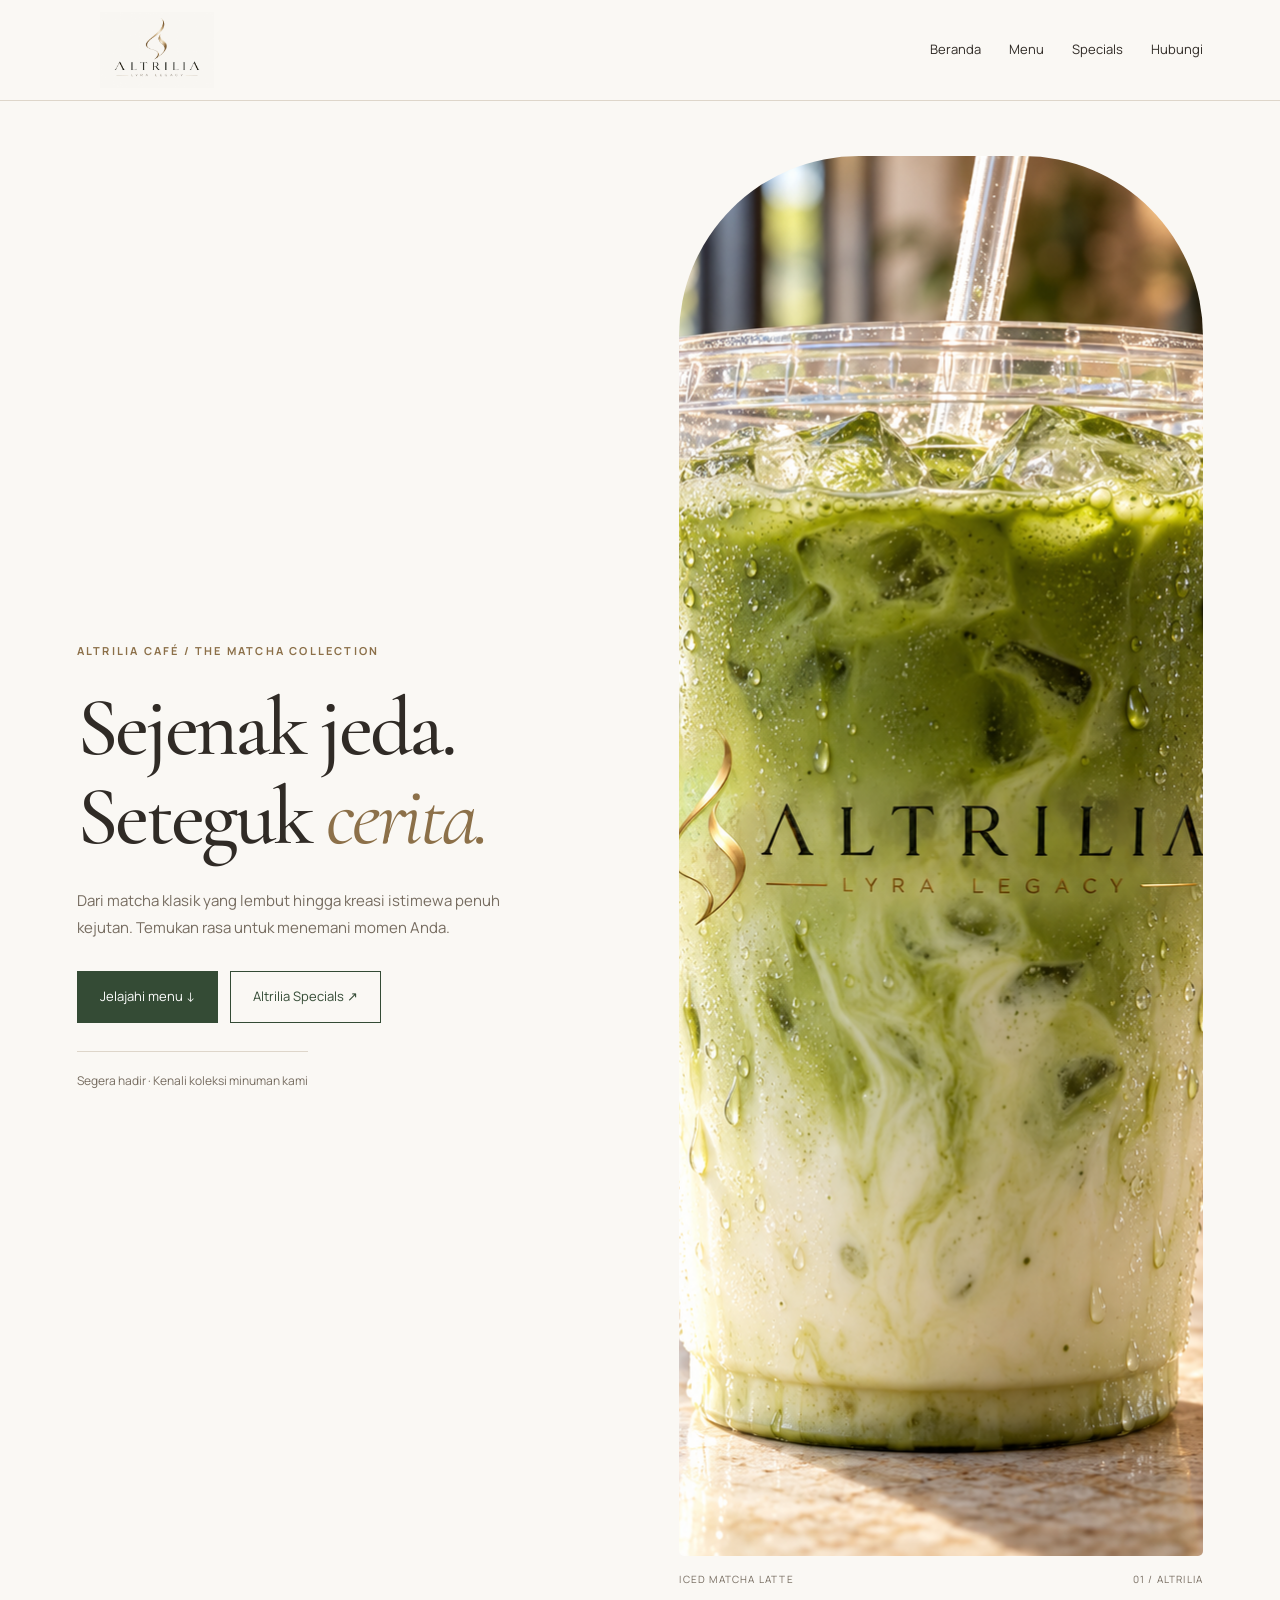
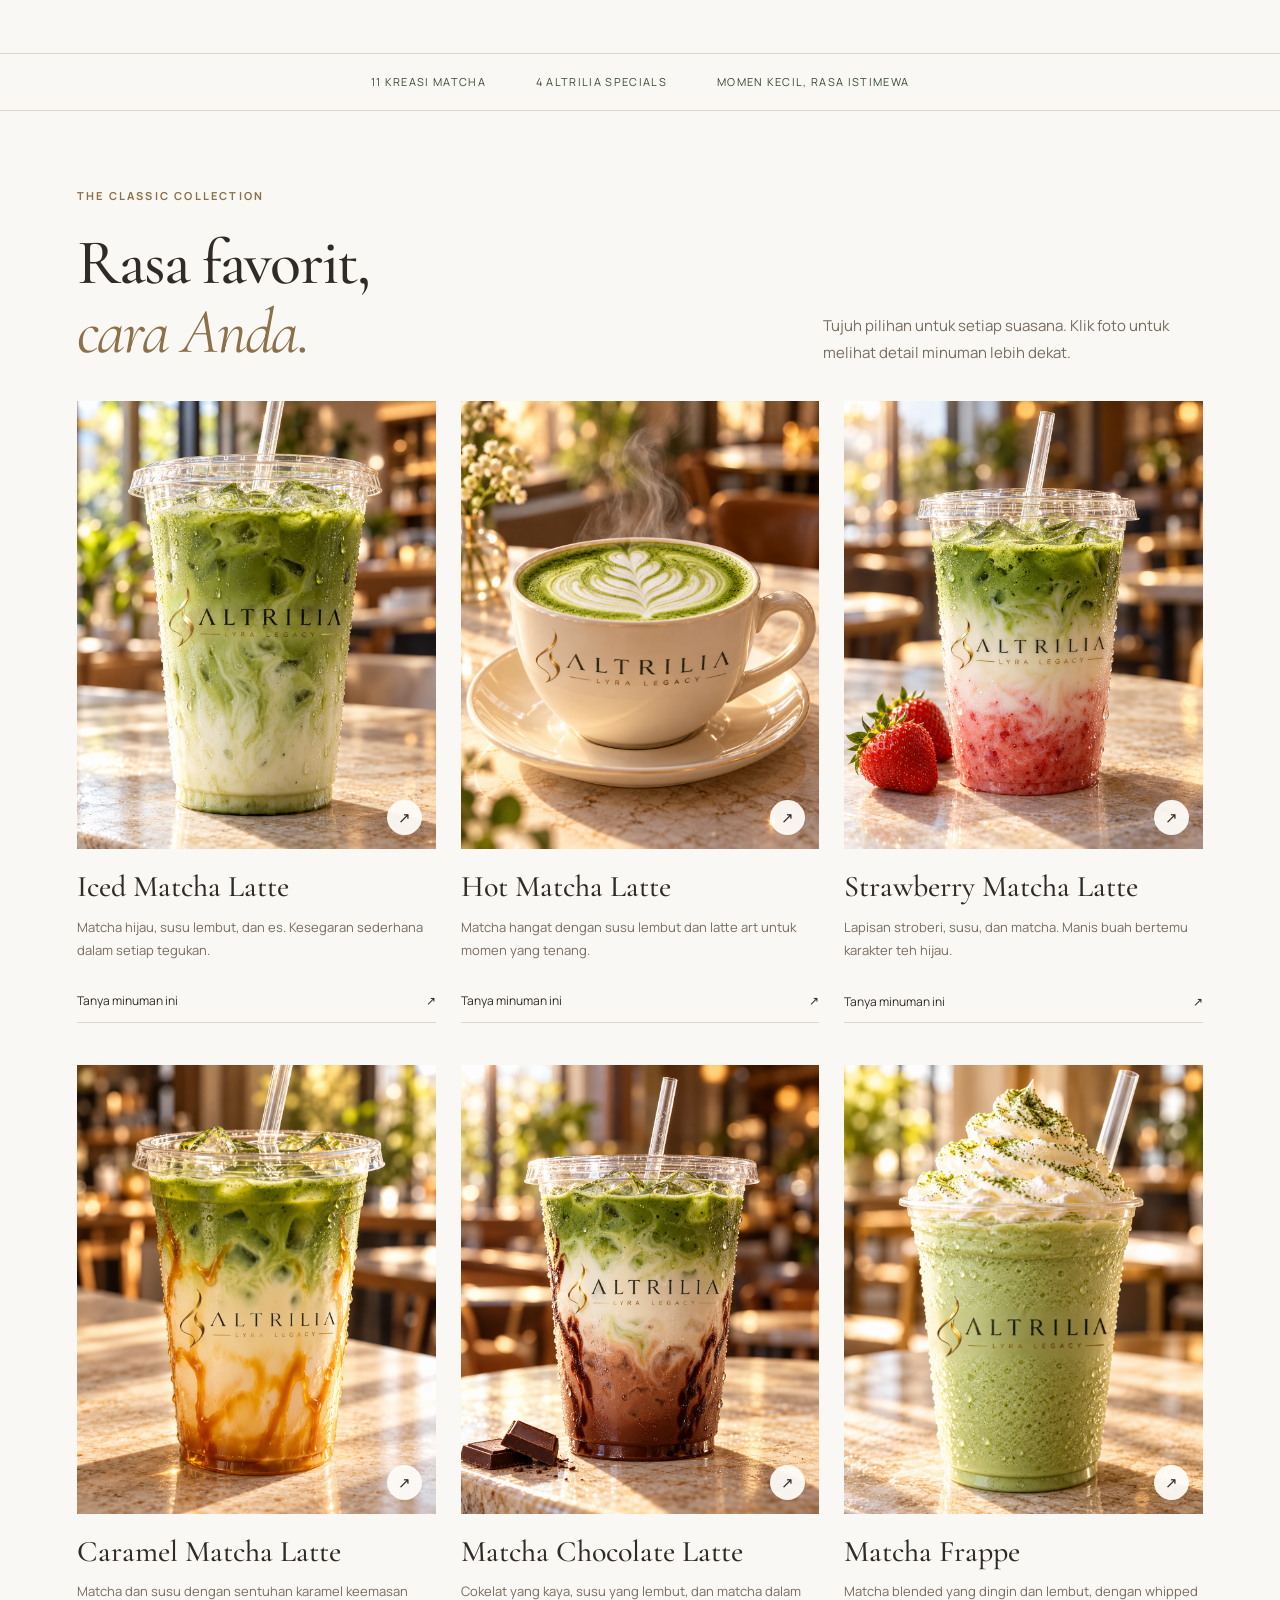
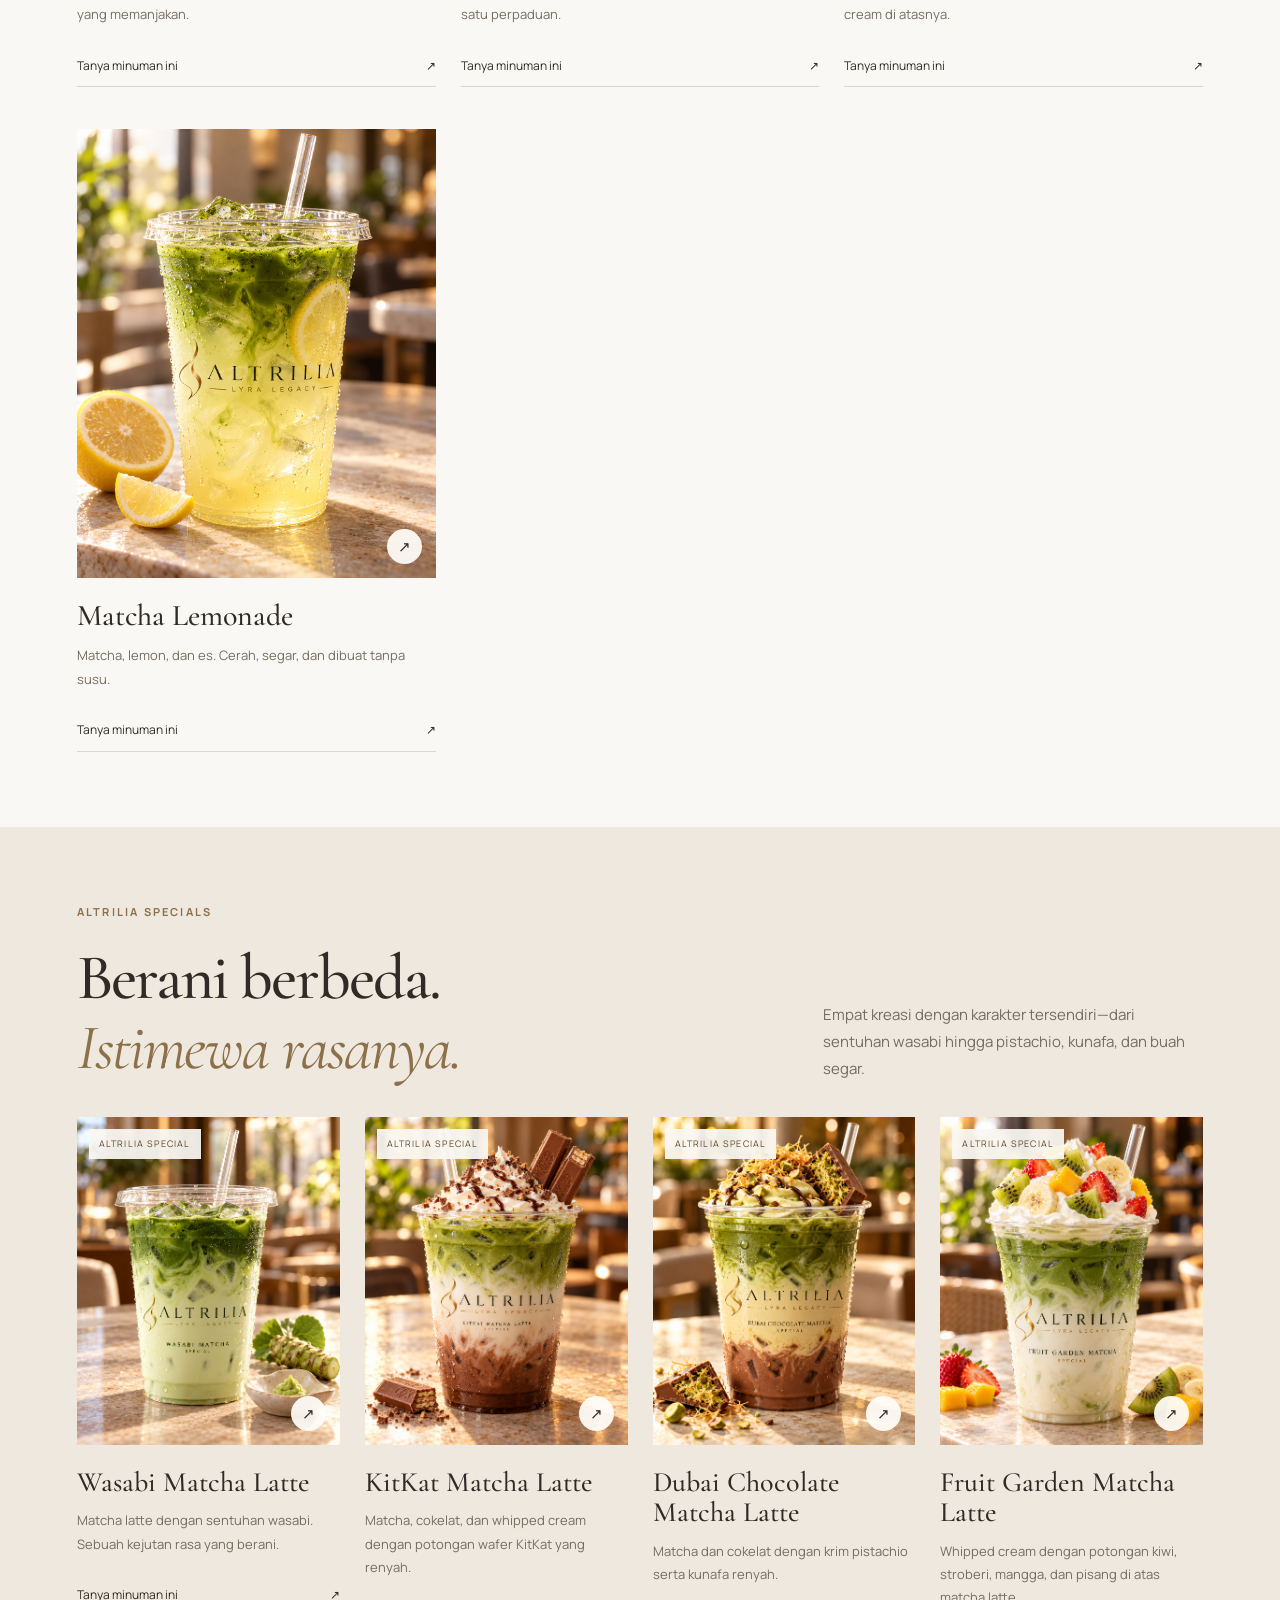
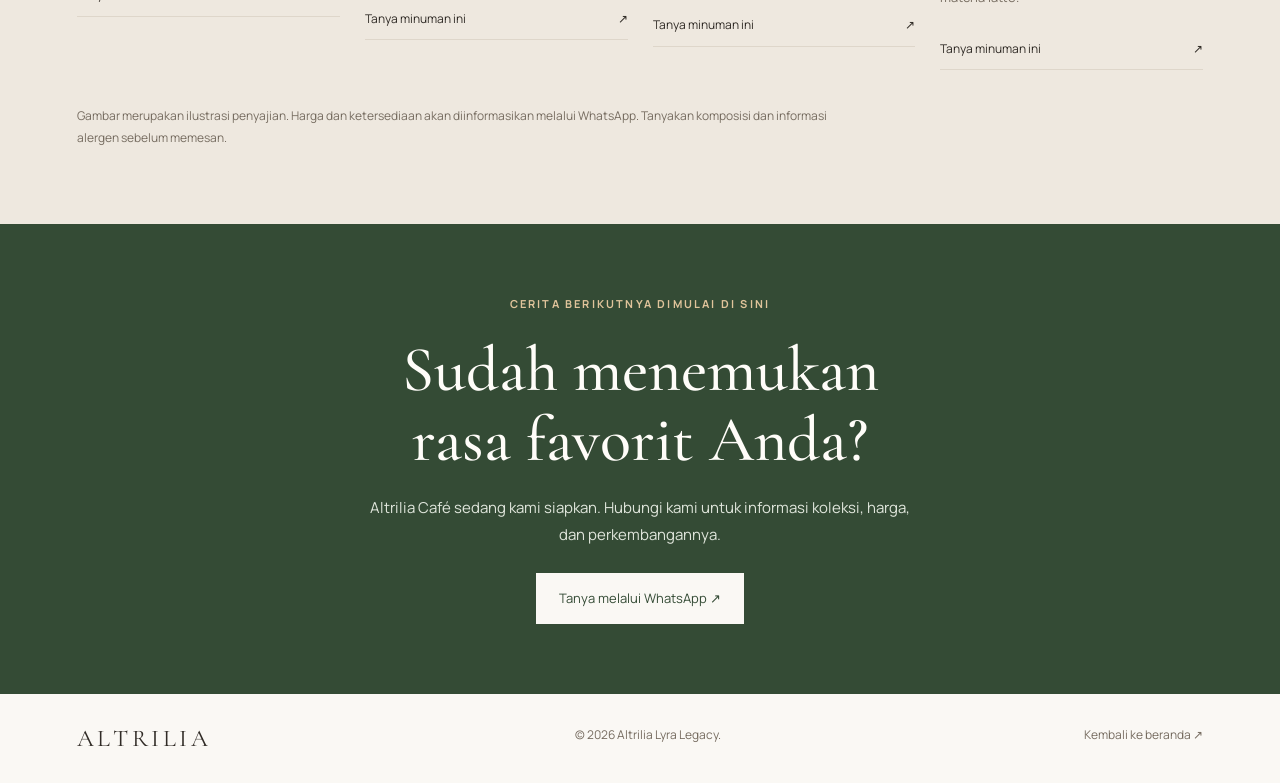
<file: cafe.html>
<!doctype html>
<html lang="id"><head><meta charset="utf-8"><meta name="viewport" content="width=device-width,initial-scale=1"><meta name="theme-color" content="#faf8f4"><title>Altrilia Café — Matcha & Cerita</title><meta name="description" content="Jelajahi 11 kreasi matcha Altrilia Café, termasuk empat Altrilia Specials. Temukan rasa favorit Anda dan tanyakan informasi ketersediaannya."><link rel="icon" href="assets/photovideo/ALTRILIA%20LYRA%20LEGACY%20LOGO2.png"><link rel="preconnect" href="https://fonts.googleapis.com"><link rel="preconnect" href="https://fonts.gstatic.com" crossorigin><link href="https://fonts.googleapis.com/css2?family=Cormorant+Garamond:ital,wght@0,400;0,500;0,600;1,400;1,500&family=Manrope:wght@400;500;600;700&display=swap" rel="stylesheet"><style>
:root{--paper:#faf8f4;--ink:#302b26;--muted:#766c60;--gold:#8c7049;--line:#ded6ca;--green:#344b35;--serif:"Cormorant Garamond",Georgia,serif;--sans:"Manrope",Arial,sans-serif}*{box-sizing:border-box}html{scroll-behavior:smooth;scroll-padding-top:110px}body{margin:0;background:var(--paper);color:var(--ink);font:15px/1.8 var(--sans)}a{color:inherit;text-decoration:none}button{font:inherit;cursor:pointer}img{display:block;max-width:100%}h1,h2,h3,p{margin-top:0}h1,h2,h3{font-family:var(--serif);font-weight:500;line-height:1.08}em{color:var(--gold);font-weight:400}a:focus-visible,button:focus-visible{outline:3px solid var(--gold);outline-offset:5px}.skip{position:absolute;top:-90px;left:15px;padding:12px;background:white;z-index:100}.skip:focus{top:15px}.header{position:sticky;top:0;z-index:10;display:flex;align-items:center;justify-content:space-between;gap:20px;padding:12px 6%;background:#faf8f4f5;border-bottom:1px solid var(--line);backdrop-filter:blur(14px)}.brand{width:160px;flex-shrink:0}.brand img{height:76px;width:100%;object-fit:contain;mix-blend-mode:multiply}nav{display:flex;gap:28px;font-size:13px}nav a:hover,.enquire:hover{color:var(--gold)}.hero{max-width:1440px;margin:auto;display:grid;grid-template-columns:1fr 1fr;align-items:center;gap:7%;padding:55px 6% 65px}.eyebrow{color:var(--gold);font-size:11px;font-weight:700;letter-spacing:.2em;text-transform:uppercase;margin-bottom:22px}h1{font-size:clamp(55px,6.5vw,94px);letter-spacing:-.04em;margin-bottom:25px}.lead{color:var(--muted);max-width:430px}.actions{display:flex;gap:12px;flex-wrap:wrap;margin-top:30px}.button{padding:13px 22px;border:1px solid var(--green);background:var(--green);color:white;display:inline-block;font-size:13px}.button.secondary{background:transparent;color:var(--green)}.hero-photo{margin:0;position:relative}.hero-photo img{width:100%;aspect-ratio:4/5;object-fit:cover;border-radius:180px 180px 5px 5px}.hero-photo figcaption{margin-top:14px;display:flex;justify-content:space-between;gap:10px;font-size:10px;letter-spacing:.12em;color:var(--muted)}.status{display:inline-block;border-top:1px solid var(--line);padding-top:18px;font-size:12px;color:var(--muted);margin-top:28px}.ribbon{display:flex;justify-content:center;gap:50px;flex-wrap:wrap;border-block:1px solid var(--line);padding:18px 6%;font-size:11px;letter-spacing:.12em;color:var(--green)}.section{padding:75px 6%;max-width:1600px;margin:auto}.section-head{display:flex;justify-content:space-between;align-items:end;gap:30px;margin-bottom:35px}.section-head h2{font-size:clamp(40px,5vw,64px);letter-spacing:-.03em;margin:0}.section-head p:last-child{max-width:380px;color:var(--muted);margin-bottom:0}.grid{display:grid;grid-template-columns:repeat(3,minmax(0,1fr));gap:42px 25px}.drink{min-width:0}.photo{position:relative;display:block;width:100%;padding:0;border:0;background:#e9e2d7;overflow:hidden;text-align:left}.photo img{width:100%;height:auto;aspect-ratio:4/5;object-fit:cover;transition:transform .5s}.photo:hover img{transform:scale(1.035)}.zoom{position:absolute;bottom:14px;right:14px;background:#fffdf9ed;width:35px;height:35px;display:grid;place-items:center;border-radius:50%;color:var(--ink)}.badge{position:absolute;left:12px;top:12px;background:#faf8f4ed;color:#5b482d;padding:7px 10px;font-size:9px;letter-spacing:.13em}.drink-copy{padding:22px 0 0}h3{font-size:30px;margin-bottom:12px}.drink-copy p{font-size:13px;color:var(--muted);margin-bottom:18px}.enquire{font-size:12px;display:flex;justify-content:space-between;padding:10px 0;border-bottom:1px solid var(--line)}.specials{background:#eee8df}.specials .grid{grid-template-columns:repeat(4,minmax(0,1fr))}.specials h3{font-size:28px}.note{font-size:12px;color:var(--muted);margin:35px 0 0;max-width:780px}.contact{text-align:center;padding:70px 6%;background:var(--green);color:#fffdf9}.contact .eyebrow{color:#e0c49b}.contact h2{font-size:clamp(40px,5vw,65px);margin-bottom:20px}.contact p:not(.eyebrow){max-width:560px;margin:0 auto 25px;color:#e0e6dc}.contact .button{background:#faf8f4;color:var(--green);border-color:#faf8f4}footer{display:flex;justify-content:space-between;gap:22px;flex-wrap:wrap;padding:30px 6%;font-size:12px;color:var(--muted)}footer p{margin:0}.footer-brand{font:24px var(--serif);letter-spacing:.15em;color:var(--ink)}dialog{padding:16px;background:var(--paper);border:1px solid var(--line);width:min(620px,calc(100% - 28px));max-height:92dvh;overflow:auto;color:var(--ink)}dialog::backdrop{background:#171e17cc;backdrop-filter:blur(5px)}.dialog-top{display:flex;justify-content:space-between;align-items:center;gap:15px;margin-bottom:12px}.dialog-top h2{font-size:26px;margin:0}.close{border:1px solid var(--line);background:var(--paper);width:42px;height:42px;font-size:26px;flex-shrink:0}dialog img{width:100%;max-height:72dvh;object-fit:contain}body.modal-open{overflow:hidden}@media(max-width:1000px){.specials .grid{grid-template-columns:repeat(2,minmax(0,1fr))}.hero{gap:5%}.grid{grid-template-columns:repeat(2,minmax(0,1fr))}}@media(max-width:600px){.header{padding:8px 5%;gap:12px;flex-wrap:wrap}.brand{width:125px}.brand img{height:55px}nav{gap:15px;font-size:11px}.hero{grid-template-columns:1fr;padding:35px 5% 40px;gap:30px}h1{font-size:59px}.hero-photo{max-width:450px;width:100%;margin:auto}.ribbon{gap:12px 25px;font-size:10px}.section{padding:50px 5%}.section-head{display:block}.section-head p:last-child{margin-top:18px}.grid,.specials .grid{gap:30px 14px}.drink-copy{padding-top:16px}h3,.specials h3{font-size:25px}.drink-copy p{font-size:12px}.badge{font-size:8px;padding:5px 6px;left:7px;top:7px}.enquire{font-size:11px}.contact{padding:50px 6%}}@media(max-width:380px){nav{gap:12px}.grid,.specials .grid{grid-template-columns:1fr}}@media(prefers-reduced-motion:reduce){html{scroll-behavior:auto}*{transition:none!important}}
</style></head>
<body><a class="skip" href="#menu">Langsung ke menu</a><header class="header"><a class="brand" href="index.html" aria-label="Altrilia beranda"><img src="assets/photovideo/ALTRILIA%20LYRA%20LEGACY%20LOGO2.png" alt="Altrilia Lyra Legacy" width="160" height="76"></a><nav aria-label="Navigasi utama"><a href="index.html">Beranda</a><a href="#menu">Menu</a><a href="#specials">Specials</a><a href="#hubungi">Hubungi</a></nav></header>
<main><section class="hero"><div><p class="eyebrow">ALTRILIA CAFÉ / THE MATCHA COLLECTION</p><h1>Sejenak jeda.<br>Seteguk <em>cerita.</em></h1><p class="lead">Dari matcha klasik yang lembut hingga kreasi istimewa penuh kejutan. Temukan rasa untuk menemani momen Anda.</p><div class="actions"><a class="button" href="#menu">Jelajahi menu ↓</a><a class="button secondary" href="#specials">Altrilia Specials ↗</a></div><p class="status">Segera hadir · Kenali koleksi minuman kami</p></div><figure class="hero-photo"><img src="assets/photovideo/Emerald%20matcha%20latte%20with%20gold%20emblem.png" alt="Iced Matcha Latte Altrilia dengan es dan butiran embun" width="1120" height="1400" fetchpriority="high"><figcaption><span>ICED MATCHA LATTE</span><span>01 / ALTRILIA</span></figcaption></figure></section>
<div class="ribbon"><span>11 KREASI MATCHA</span><span>4 ALTRILIA SPECIALS</span><span>MOMEN KECIL, RASA ISTIMEWA</span></div>
<section class="section" id="menu"><div class="section-head"><div><p class="eyebrow">THE CLASSIC COLLECTION</p><h2>Rasa favorit,<br><em>cara Anda.</em></h2></div><p>Tujuh pilihan untuk setiap suasana. Klik foto untuk melihat detail minuman lebih dekat.</p></div><div class="grid"><article class="drink"><button class="photo" type="button" data-title="Iced Matcha Latte" aria-label="Perbesar foto Iced Matcha Latte"><img src="assets/photovideo/Emerald%20matcha%20latte%20with%20gold%20emblem.png" alt="Iced Matcha Latte dalam cangkir Altrilia" loading="lazy" width="1120" height="1400"><span class="zoom" aria-hidden="true">↗</span></button><div class="drink-copy"><h3>Iced Matcha Latte</h3><p>Matcha hijau, susu lembut, dan es. Kesegaran sederhana dalam setiap tegukan.</p><a class="enquire" href="https://wa.me/6289613722699?text=Halo%20Altrilia%2C%20saya%20ingin%20mengetahui%20informasi%20harga%20dan%20ketersediaan%20Iced%20Matcha%20Latte." target="_blank" rel="noopener noreferrer">Tanya minuman ini <span aria-hidden="true">↗</span></a></div></article><article class="drink"><button class="photo" type="button" data-title="Hot Matcha Latte" aria-label="Perbesar foto Hot Matcha Latte"><img src="assets/photovideo/Steaming%20Matcha%20Latte%20with%20Rosetta%20Foam.png" alt="Hot Matcha Latte dalam cangkir Altrilia" loading="lazy" width="1120" height="1400"><span class="zoom" aria-hidden="true">↗</span></button><div class="drink-copy"><h3>Hot Matcha Latte</h3><p>Matcha hangat dengan susu lembut dan latte art untuk momen yang tenang.</p><a class="enquire" href="https://wa.me/6289613722699?text=Halo%20Altrilia%2C%20saya%20ingin%20mengetahui%20informasi%20harga%20dan%20ketersediaan%20Hot%20Matcha%20Latte." target="_blank" rel="noopener noreferrer">Tanya minuman ini <span aria-hidden="true">↗</span></a></div></article><article class="drink"><button class="photo" type="button" data-title="Strawberry Matcha Latte" aria-label="Perbesar foto Strawberry Matcha Latte"><img src="assets/photovideo/Altrilia%20Iced%20Strawberry%20Matcha%20Latte.png" alt="Strawberry Matcha Latte dalam cangkir Altrilia" loading="lazy" width="1120" height="1400"><span class="zoom" aria-hidden="true">↗</span></button><div class="drink-copy"><h3>Strawberry Matcha Latte</h3><p>Lapisan stroberi, susu, dan matcha. Manis buah bertemu karakter teh hijau.</p><a class="enquire" href="https://wa.me/6289613722699?text=Halo%20Altrilia%2C%20saya%20ingin%20mengetahui%20informasi%20harga%20dan%20ketersediaan%20Strawberry%20Matcha%20Latte." target="_blank" rel="noopener noreferrer">Tanya minuman ini <span aria-hidden="true">↗</span></a></div></article><article class="drink"><button class="photo" type="button" data-title="Caramel Matcha Latte" aria-label="Perbesar foto Caramel Matcha Latte"><img src="assets/photovideo/Altrilia%20iced%20caramel%20matcha%20latte.png" alt="Caramel Matcha Latte dalam cangkir Altrilia" loading="lazy" width="1120" height="1400"><span class="zoom" aria-hidden="true">↗</span></button><div class="drink-copy"><h3>Caramel Matcha Latte</h3><p>Matcha dan susu dengan sentuhan karamel keemasan yang memanjakan.</p><a class="enquire" href="https://wa.me/6289613722699?text=Halo%20Altrilia%2C%20saya%20ingin%20mengetahui%20informasi%20harga%20dan%20ketersediaan%20Caramel%20Matcha%20Latte." target="_blank" rel="noopener noreferrer">Tanya minuman ini <span aria-hidden="true">↗</span></a></div></article><article class="drink"><button class="photo" type="button" data-title="Matcha Chocolate Latte" aria-label="Perbesar foto Matcha Chocolate Latte"><img src="assets/photovideo/Layered%20matcha%20chocolate%20latte.png" alt="Matcha Chocolate Latte dalam cangkir Altrilia" loading="lazy" width="1120" height="1400"><span class="zoom" aria-hidden="true">↗</span></button><div class="drink-copy"><h3>Matcha Chocolate Latte</h3><p>Cokelat yang kaya, susu yang lembut, dan matcha dalam satu perpaduan.</p><a class="enquire" href="https://wa.me/6289613722699?text=Halo%20Altrilia%2C%20saya%20ingin%20mengetahui%20informasi%20harga%20dan%20ketersediaan%20Matcha%20Chocolate%20Latte." target="_blank" rel="noopener noreferrer">Tanya minuman ini <span aria-hidden="true">↗</span></a></div></article><article class="drink"><button class="photo" type="button" data-title="Matcha Frappe" aria-label="Perbesar foto Matcha Frappe"><img src="assets/photovideo/Altrilia%20Lyra%20Legacy%20Matcha%20Frappe.png" alt="Matcha Frappe dalam cangkir Altrilia" loading="lazy" width="1120" height="1400"><span class="zoom" aria-hidden="true">↗</span></button><div class="drink-copy"><h3>Matcha Frappe</h3><p>Matcha blended yang dingin dan lembut, dengan whipped cream di atasnya.</p><a class="enquire" href="https://wa.me/6289613722699?text=Halo%20Altrilia%2C%20saya%20ingin%20mengetahui%20informasi%20harga%20dan%20ketersediaan%20Matcha%20Frappe." target="_blank" rel="noopener noreferrer">Tanya minuman ini <span aria-hidden="true">↗</span></a></div></article><article class="drink"><button class="photo" type="button" data-title="Matcha Lemonade" aria-label="Perbesar foto Matcha Lemonade"><img src="assets/photovideo/Sunlit%20Altrilia%20iced%20matcha%20lemonade.png" alt="Matcha Lemonade dalam cangkir Altrilia" loading="lazy" width="1120" height="1400"><span class="zoom" aria-hidden="true">↗</span></button><div class="drink-copy"><h3>Matcha Lemonade</h3><p>Matcha, lemon, dan es. Cerah, segar, dan dibuat tanpa susu.</p><a class="enquire" href="https://wa.me/6289613722699?text=Halo%20Altrilia%2C%20saya%20ingin%20mengetahui%20informasi%20harga%20dan%20ketersediaan%20Matcha%20Lemonade." target="_blank" rel="noopener noreferrer">Tanya minuman ini <span aria-hidden="true">↗</span></a></div></article></div></section>
<div class="specials"><section class="section" id="specials"><div class="section-head"><div><p class="eyebrow">ALTRILIA SPECIALS</p><h2>Berani berbeda.<br><em>Istimewa rasanya.</em></h2></div><p>Empat kreasi dengan karakter tersendiri—dari sentuhan wasabi hingga pistachio, kunafa, dan buah segar.</p></div><div class="grid"><article class="drink"><button class="photo" type="button" data-title="Wasabi Matcha Latte" aria-label="Perbesar foto Wasabi Matcha Latte"><img src="assets/photovideo/Luxury%20Wasabi%20Matcha%20Latte.png" alt="Wasabi Matcha Latte dalam cangkir Altrilia" loading="lazy" width="1120" height="1400"><span class="zoom" aria-hidden="true">↗</span><span class="badge">ALTRILIA SPECIAL</span></button><div class="drink-copy"><h3>Wasabi Matcha Latte</h3><p>Matcha latte dengan sentuhan wasabi. Sebuah kejutan rasa yang berani.</p><a class="enquire" href="https://wa.me/6289613722699?text=Halo%20Altrilia%2C%20saya%20ingin%20mengetahui%20informasi%20harga%20dan%20ketersediaan%20Wasabi%20Matcha%20Latte." target="_blank" rel="noopener noreferrer">Tanya minuman ini <span aria-hidden="true">↗</span></a></div></article><article class="drink"><button class="photo" type="button" data-title="KitKat Matcha Latte" aria-label="Perbesar foto KitKat Matcha Latte"><img src="assets/photovideo/Layered%20KitKat%20matcha%20latte.png" alt="KitKat Matcha Latte dalam cangkir Altrilia" loading="lazy" width="1120" height="1400"><span class="zoom" aria-hidden="true">↗</span><span class="badge">ALTRILIA SPECIAL</span></button><div class="drink-copy"><h3>KitKat Matcha Latte</h3><p>Matcha, cokelat, dan whipped cream dengan potongan wafer KitKat yang renyah.</p><a class="enquire" href="https://wa.me/6289613722699?text=Halo%20Altrilia%2C%20saya%20ingin%20mengetahui%20informasi%20harga%20dan%20ketersediaan%20KitKat%20Matcha%20Latte." target="_blank" rel="noopener noreferrer">Tanya minuman ini <span aria-hidden="true">↗</span></a></div></article><article class="drink"><button class="photo" type="button" data-title="Dubai Chocolate Matcha Latte" aria-label="Perbesar foto Dubai Chocolate Matcha Latte"><img src="assets/photovideo/Dubai%20Chocolate%20Matcha%20Latte.png" alt="Dubai Chocolate Matcha Latte dalam cangkir Altrilia" loading="lazy" width="1120" height="1400"><span class="zoom" aria-hidden="true">↗</span><span class="badge">ALTRILIA SPECIAL</span></button><div class="drink-copy"><h3>Dubai Chocolate Matcha Latte</h3><p>Matcha dan cokelat dengan krim pistachio serta kunafa renyah.</p><a class="enquire" href="https://wa.me/6289613722699?text=Halo%20Altrilia%2C%20saya%20ingin%20mengetahui%20informasi%20harga%20dan%20ketersediaan%20Dubai%20Chocolate%20Matcha%20Latte." target="_blank" rel="noopener noreferrer">Tanya minuman ini <span aria-hidden="true">↗</span></a></div></article><article class="drink"><button class="photo" type="button" data-title="Fruit Garden Matcha Latte" aria-label="Perbesar foto Fruit Garden Matcha Latte"><img src="assets/photovideo/Altrilia%20Fruit%20Garden%20Matcha%20Latte.png" alt="Fruit Garden Matcha Latte dalam cangkir Altrilia" loading="lazy" width="1120" height="1400"><span class="zoom" aria-hidden="true">↗</span><span class="badge">ALTRILIA SPECIAL</span></button><div class="drink-copy"><h3>Fruit Garden Matcha Latte</h3><p>Whipped cream dengan potongan kiwi, stroberi, mangga, dan pisang di atas matcha latte.</p><a class="enquire" href="https://wa.me/6289613722699?text=Halo%20Altrilia%2C%20saya%20ingin%20mengetahui%20informasi%20harga%20dan%20ketersediaan%20Fruit%20Garden%20Matcha%20Latte." target="_blank" rel="noopener noreferrer">Tanya minuman ini <span aria-hidden="true">↗</span></a></div></article></div><p class="note">Gambar merupakan ilustrasi penyajian. Harga dan ketersediaan akan diinformasikan melalui WhatsApp. Tanyakan komposisi dan informasi alergen sebelum memesan.</p></section></div>
<section class="contact" id="hubungi"><p class="eyebrow">CERITA BERIKUTNYA DIMULAI DI SINI</p><h2>Sudah menemukan<br>rasa favorit Anda?</h2><p>Altrilia Café sedang kami siapkan. Hubungi kami untuk informasi koleksi, harga, dan perkembangannya.</p><a class="button" href="https://wa.me/6289613722699?text=Halo%20Altrilia%2C%20saya%20ingin%20mengetahui%20informasi%20tentang%20menu%20matcha%20dan%20perkembangan%20Altrilia%20Caf%C3%A9." target="_blank" rel="noopener noreferrer">Tanya melalui WhatsApp ↗</a></section></main>
<footer><a class="footer-brand" href="index.html">ALTRILIA</a><p>© <span id="year">2026</span> Altrilia Lyra Legacy.</p><a href="index.html">Kembali ke beranda ↗</a></footer>
<dialog id="photo-dialog" aria-labelledby="photo-title"><div class="dialog-top"><h2 id="photo-title"></h2><button type="button" class="close" aria-label="Tutup foto" autofocus>×</button></div><img id="large-photo" alt=""></dialog>
<script>
'use strict';document.getElementById('year').textContent=new Date().getFullYear();
const dialog=document.getElementById('photo-dialog');let opener;
document.querySelectorAll('.photo').forEach(button=>button.addEventListener('click',()=>{opener=button;const source=button.querySelector('img');document.getElementById('photo-title').textContent=button.dataset.title;const large=document.getElementById('large-photo');large.src=source.src;large.alt=source.alt;dialog.showModal();document.body.classList.add('modal-open');}));
dialog.querySelector('.close').addEventListener('click',()=>dialog.close());
dialog.addEventListener('click',e=>{if(e.target!==dialog)return;const r=dialog.getBoundingClientRect();if(e.clientX<r.left||e.clientX>r.right||e.clientY<r.top||e.clientY>r.bottom)dialog.close();});
dialog.addEventListener('close',()=>{document.body.classList.remove('modal-open');if(opener)opener.focus({preventScroll:true});});
</script></body></html>
</file>
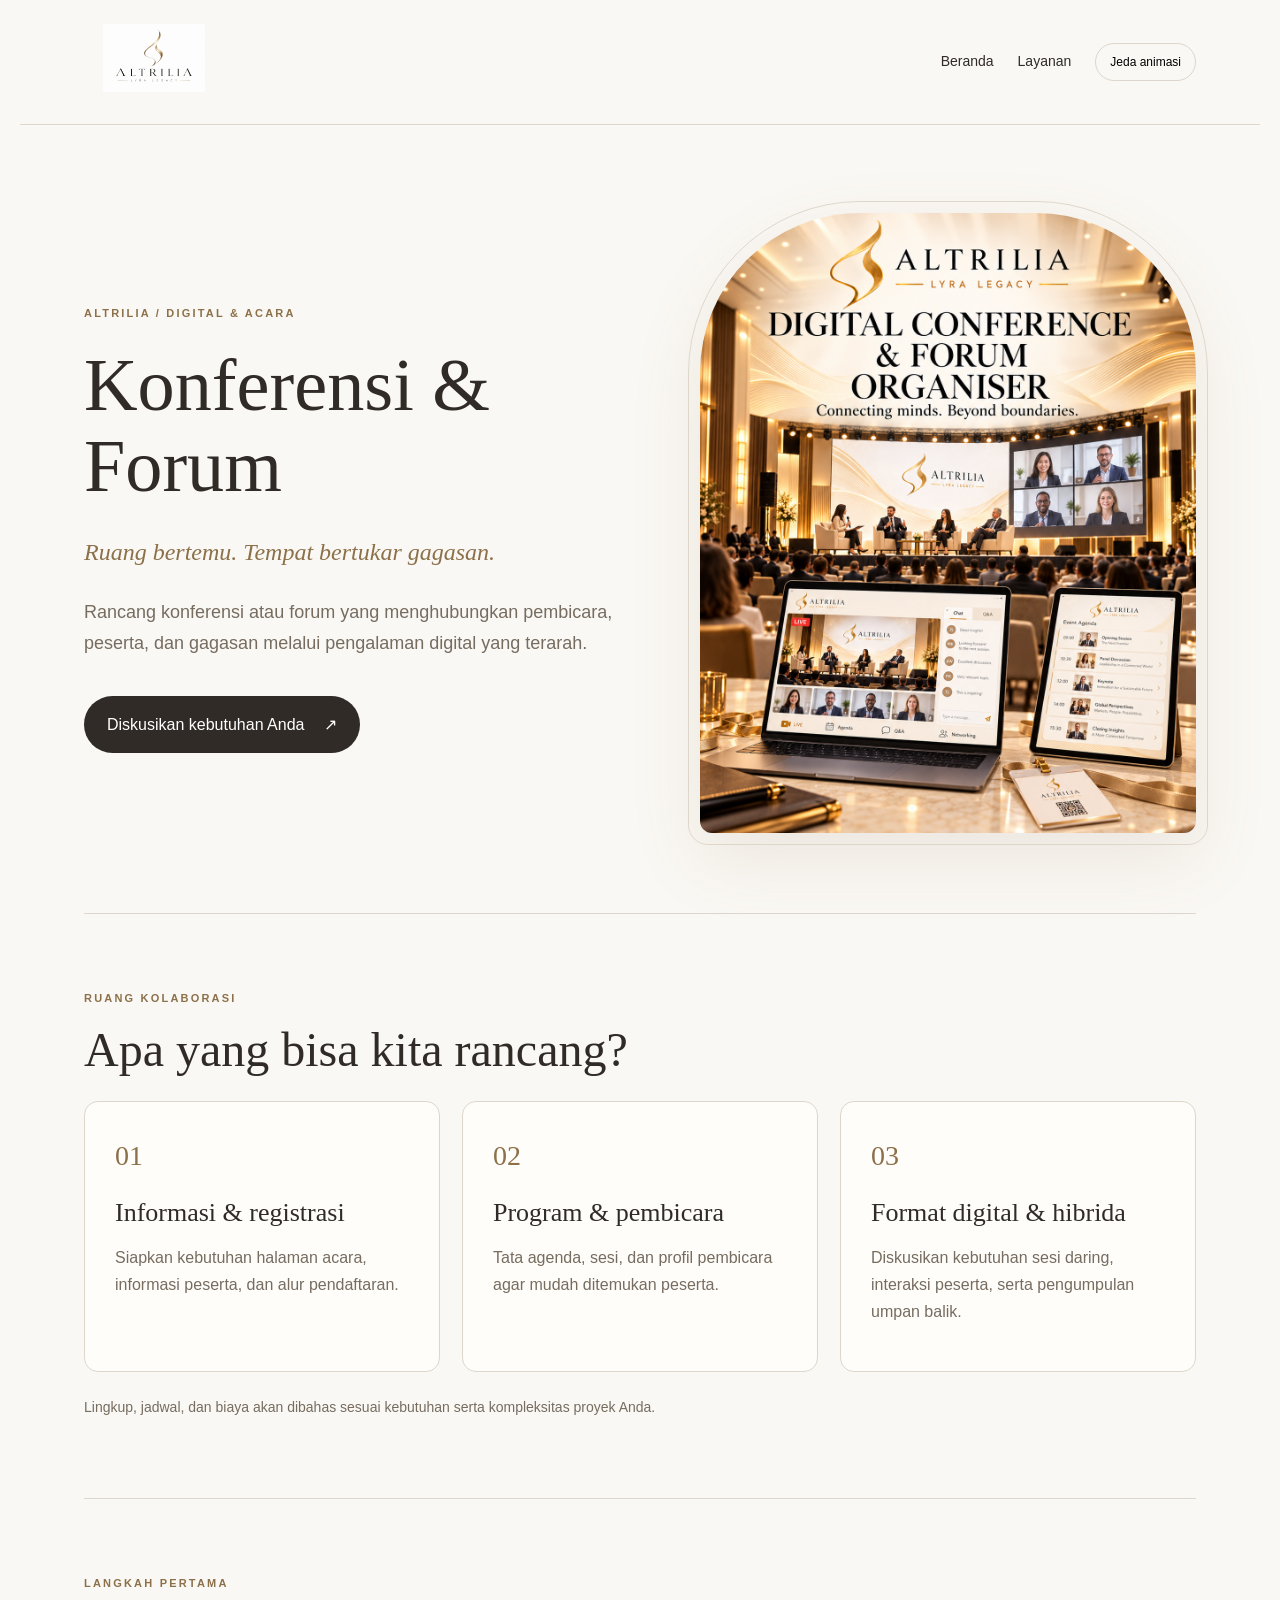
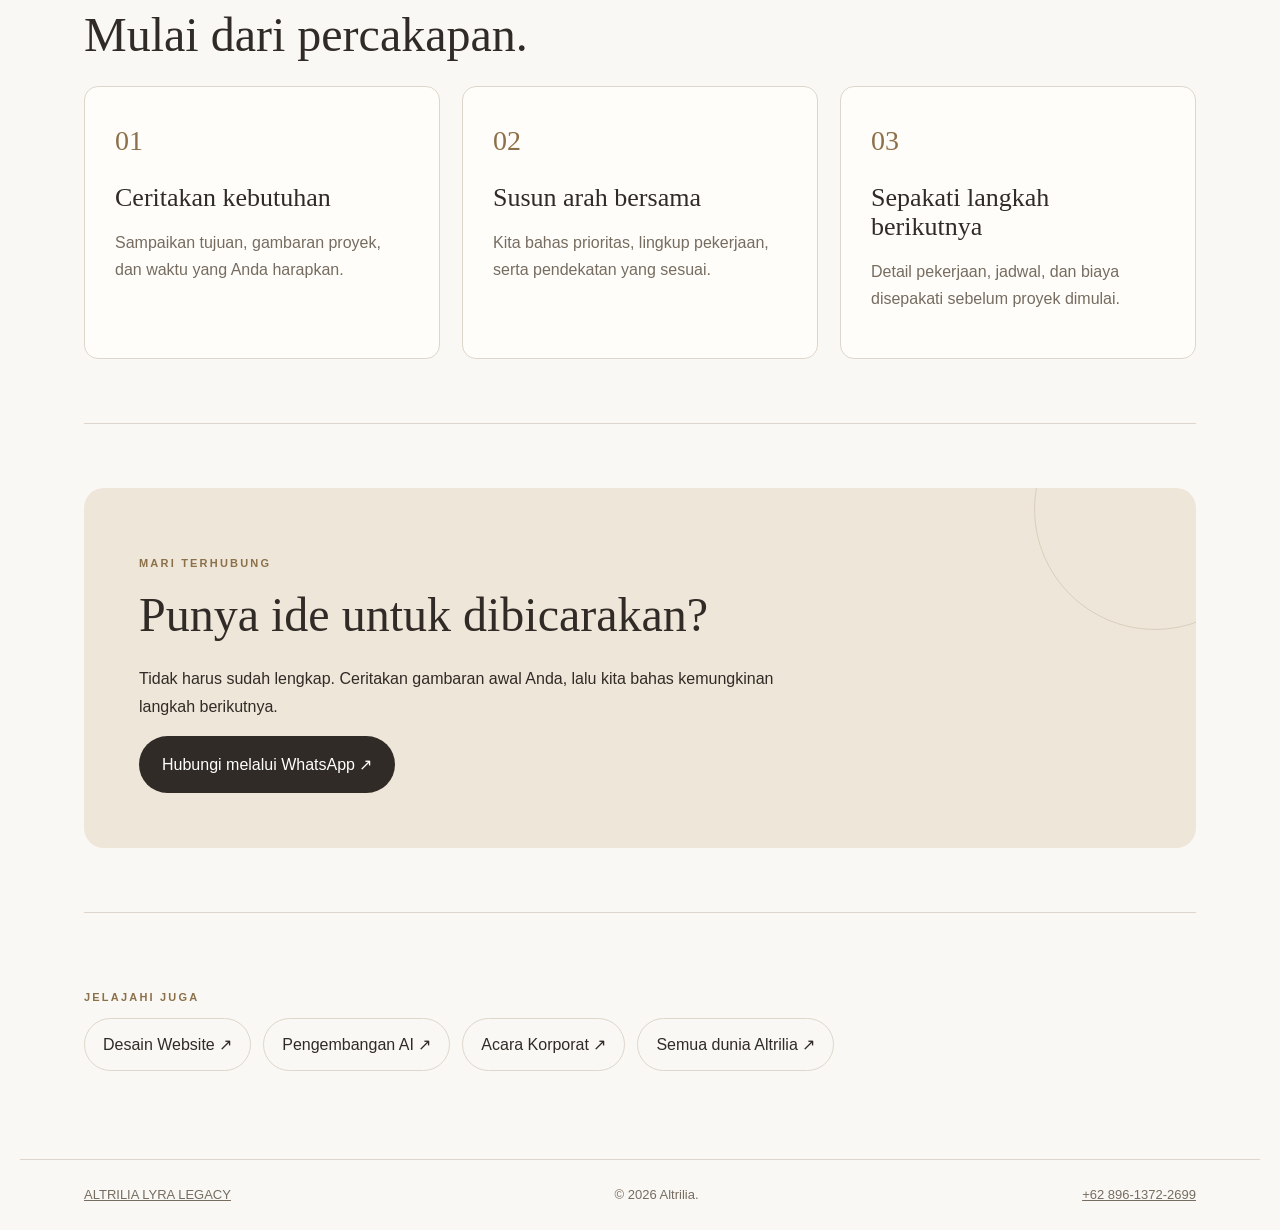
<file: conference.html>
<!doctype html>
<html lang="id"><head><meta charset="utf-8"><meta name="viewport" content="width=device-width, initial-scale=1"><title>Konferensi & Forum | Altrilia</title><meta name="description" content="Rancang konferensi atau forum yang menghubungkan pembicara, peserta, dan gagasan melalui pengalaman digital yang terarah."><link rel="icon" type="image/png" href="assets/photovideo/ALTRILIA%20LYRA%20LEGACY%20LOGO2.png"><style>
:root{--paper:#faf8f4;--ink:#302b26;--muted:#766c60;--gold:#8c7049;--line:#ded6ca}*{box-sizing:border-box}html{scroll-behavior:smooth}body{margin:0;background:var(--paper);color:var(--ink);font-family:Arial,sans-serif;line-height:1.7}a{color:inherit}button{font:inherit}header,main,footer{max-width:1240px;margin:auto;padding:24px 5%}header{display:flex;align-items:center;justify-content:space-between;gap:20px;border-bottom:1px solid var(--line)}.logo{width:140px;height:68px;object-fit:contain}nav{display:flex;gap:24px;align-items:center;font-size:14px}nav a{text-decoration:none}nav a:hover{color:var(--gold)}.hero{display:grid;grid-template-columns:1.1fr 1fr;align-items:center;gap:70px;padding:64px 0 80px}.eyebrow{color:var(--gold);text-transform:uppercase;letter-spacing:.2em;font-size:11px;font-weight:bold}h1,h2,h3{font-family:Georgia,serif;font-weight:normal;line-height:1.1}h1{font-size:clamp(42px,5.8vw,76px);margin:22px 0}h2{font-size:clamp(32px,4vw,48px);margin:16px 0 24px}h3{font-size:26px;margin:20px 0 14px}.lead{font-size:18px;color:var(--muted);max-width:570px}.tagline{color:var(--gold);font-family:Georgia,serif;font-style:italic;font-size:24px}.button{display:inline-flex;align-items:center;gap:20px;background:var(--ink);color:white;padding:15px 23px;border-radius:40px;text-decoration:none;transition:transform .3s,background .3s}.button:hover{transform:translateY(-4px);background:var(--gold)}.hero .button{margin-top:20px}.portrait{margin:0;position:relative;animation:float 7s ease-in-out infinite}.portrait img{display:block;width:100%;height:auto;border-radius:160px 160px 12px 12px;box-shadow:0 24px 70px #8c704922}.portrait:after{content:'';position:absolute;inset:-12px;border:1px solid var(--line);border-radius:172px 172px 20px 20px;pointer-events:none}.section{padding:64px 0;border-top:1px solid var(--line)}.grid{display:grid;grid-template-columns:repeat(3,1fr);gap:22px}.card{padding:30px;background:#fffdf9;border:1px solid var(--line);border-radius:14px;transition:transform .35s,box-shadow .35s}.card:hover{transform:translateY(-7px);box-shadow:0 18px 40px #8c704914}.number{font-family:Georgia,serif;font-size:28px;color:var(--gold)}.card p,.note{color:var(--muted)}.note{font-size:14px;margin-top:24px}.cta{padding:55px;border-radius:20px;background:#eee6d9;position:relative;overflow:hidden}.cta:before{content:'';width:240px;height:240px;border:1px solid #8c704933;border-radius:50%;position:absolute;right:-80px;top:-100px;animation:float 8s infinite}.cta p{max-width:650px}.links{display:flex;flex-wrap:wrap;gap:12px}.links a{padding:12px 18px;border:1px solid var(--line);border-radius:30px;text-decoration:none;transition:background .3s}.links a:hover{background:#eee6d9}footer{border-top:1px solid var(--line);display:flex;flex-wrap:wrap;justify-content:space-between;gap:20px;font-size:13px;color:var(--muted)}.motion{border:1px solid var(--line);border-radius:30px;background:transparent;padding:8px 14px;cursor:pointer;font-size:12px}.skip{position:absolute;left:15px;top:-100px;background:white;padding:12px;z-index:5}.skip:focus{top:10px}:focus-visible{outline:3px solid var(--gold);outline-offset:5px}.animate .reveal{opacity:0;transform:translateY(28px);transition:opacity .8s,transform .8s}.animate .reveal.visible{opacity:1;transform:none}.hero-copy{animation:arrive 1s both}.paused *,.paused *:before,.paused *:after{animation-play-state:paused!important}@keyframes float{50%{transform:translateY(-10px)}}@keyframes arrive{from{opacity:0;transform:translateY(25px)}to{opacity:1;transform:none}}@media(max-width:700px){header,main,footer{padding:20px 6%}nav{gap:14px;font-size:12px}.logo{width:105px}.hero{grid-template-columns:1fr;gap:42px;padding:38px 0 60px}.portrait{max-width:420px;margin:auto}.grid{grid-template-columns:1fr}.section{padding:42px 0}.cta{padding:28px}.motion{font-size:11px;padding:6px 10px}}@media(prefers-reduced-motion:reduce){html{scroll-behavior:auto}*,*:before,*:after{animation:none!important;transition:none!important}.animate .reveal{opacity:1;transform:none}.motion{display:none}}
</style></head>
<body><a class="skip" href="#utama">Langsung ke konten</a><header><a href="index.html" aria-label="Beranda Altrilia"><img class="logo" src="assets/photovideo/ALTRILIA%20LYRA%20LEGACY%20LOGO2.png" alt="Altrilia Lyra Legacy"></a><nav aria-label="Navigasi utama"><a href="index.html">Beranda</a><a href="#lingkup">Layanan</a><button class="motion" type="button" aria-pressed="false" hidden>Jeda animasi</button></nav></header>
<main id="utama"><section class="hero"><div class="hero-copy"><p class="eyebrow">Altrilia / Digital & Acara</p><h1>Konferensi & Forum</h1><p class="tagline">Ruang bertemu. Tempat bertukar gagasan.</p><p class="lead">Rancang konferensi atau forum yang menghubungkan pembicara, peserta, dan gagasan melalui pengalaman digital yang terarah.</p><a class="button" href="https://wa.me/6289613722699?text=Halo%20Altrilia%2C%20saya%20ingin%20berdiskusi%20tentang%20layanan%20Konferensi%20%26%20Forum." target="_blank" rel="noopener noreferrer">Diskusikan kebutuhan Anda <span aria-hidden="true">↗</span></a></div><figure class="portrait"><img src="assets/photovideo/atrilia%20conference.png" alt="Konferensi & Forum Altrilia" fetchpriority="high"></figure></section>
<section class="section" id="lingkup"><p class="eyebrow reveal">Ruang kolaborasi</p><h2 class="reveal">Apa yang bisa kita rancang?</h2><div class="grid"><article class="card reveal"><span class="number">01</span><h3>Informasi & registrasi</h3><p>Siapkan kebutuhan halaman acara, informasi peserta, dan alur pendaftaran.</p></article><article class="card reveal"><span class="number">02</span><h3>Program & pembicara</h3><p>Tata agenda, sesi, dan profil pembicara agar mudah ditemukan peserta.</p></article><article class="card reveal"><span class="number">03</span><h3>Format digital & hibrida</h3><p>Diskusikan kebutuhan sesi daring, interaksi peserta, serta pengumpulan umpan balik.</p></article></div><p class="note">Lingkup, jadwal, dan biaya akan dibahas sesuai kebutuhan serta kompleksitas proyek Anda.</p></section>
<section class="section"><p class="eyebrow reveal">Langkah pertama</p><h2 class="reveal">Mulai dari percakapan.</h2><div class="grid"><article class="card reveal"><span class="number">01</span><h3>Ceritakan kebutuhan</h3><p>Sampaikan tujuan, gambaran proyek, dan waktu yang Anda harapkan.</p></article><article class="card reveal"><span class="number">02</span><h3>Susun arah bersama</h3><p>Kita bahas prioritas, lingkup pekerjaan, serta pendekatan yang sesuai.</p></article><article class="card reveal"><span class="number">03</span><h3>Sepakati langkah berikutnya</h3><p>Detail pekerjaan, jadwal, dan biaya disepakati sebelum proyek dimulai.</p></article></div></section>
<section class="section"><div class="cta reveal"><p class="eyebrow">Mari terhubung</p><h2>Punya ide untuk dibicarakan?</h2><p>Tidak harus sudah lengkap. Ceritakan gambaran awal Anda, lalu kita bahas kemungkinan langkah berikutnya.</p><a class="button" href="https://wa.me/6289613722699?text=Halo%20Altrilia%2C%20saya%20ingin%20berdiskusi%20tentang%20layanan%20Konferensi%20%26%20Forum." target="_blank" rel="noopener noreferrer">Hubungi melalui WhatsApp ↗</a></div></section>
<section class="section"><p class="eyebrow">Jelajahi juga</p><div class="links"><a href="website.html">Desain Website ↗</a><a href="ai.html">Pengembangan AI ↗</a><a href="event.html">Acara Korporat ↗</a><a href="index.html">Semua dunia Altrilia ↗</a></div></section></main><footer><a href="index.html">ALTRILIA LYRA LEGACY</a><span>© <span id="year">2026</span> Altrilia.</span><a href="https://wa.me/6289613722699?text=Halo%20Altrilia%2C%20saya%20ingin%20berdiskusi%20tentang%20layanan%20Konferensi%20%26%20Forum.">+62 896-1372-2699</a></footer><script>const motion=document.querySelector('.motion');motion.hidden=false;motion.addEventListener('click',()=>{const paused=document.body.classList.toggle('paused');motion.setAttribute('aria-pressed',String(paused));motion.textContent=paused?'Lanjutkan animasi':'Jeda animasi';});if('IntersectionObserver' in window){document.body.classList.add('animate');const observer=new IntersectionObserver(entries=>entries.forEach(entry=>{if(entry.isIntersecting){entry.target.classList.add('visible');observer.unobserve(entry.target);}}),{threshold:.08});document.querySelectorAll('.reveal').forEach(el=>observer.observe(el));}document.querySelector('#year').textContent=new Date().getFullYear();</script></body></html>
</file>
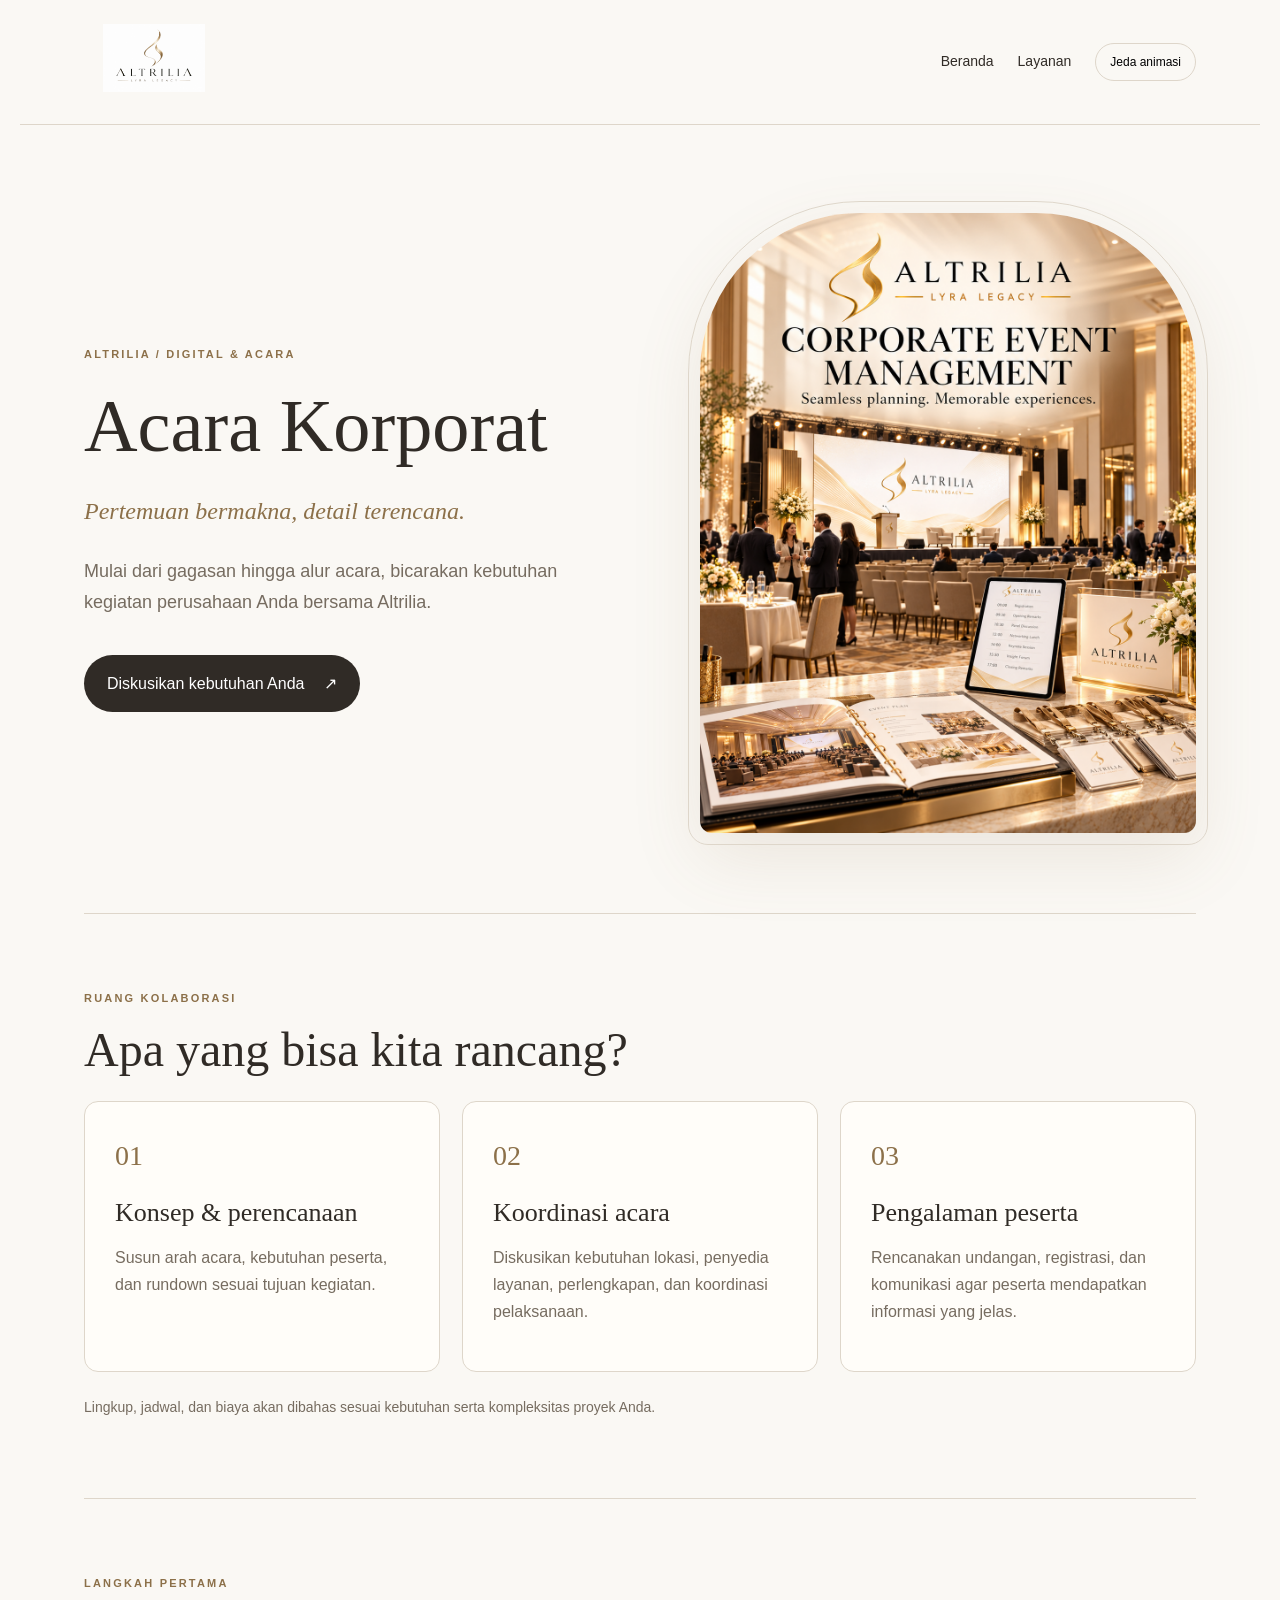
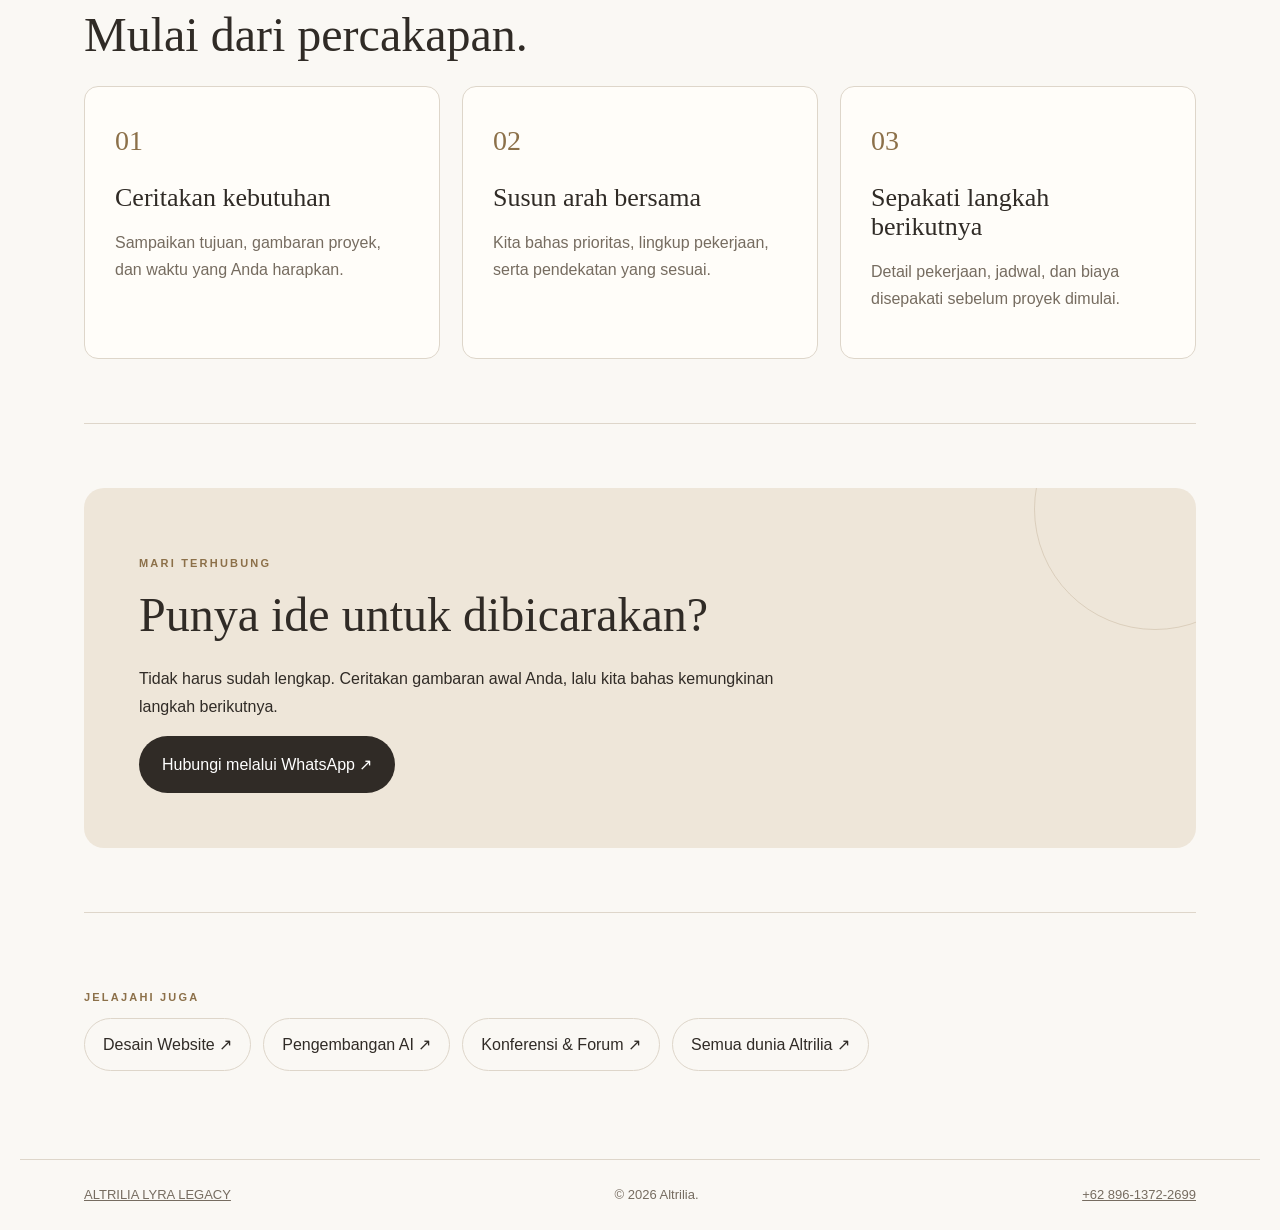
<file: event.html>
<!doctype html>
<html lang="id"><head><meta charset="utf-8"><meta name="viewport" content="width=device-width, initial-scale=1"><title>Acara Korporat | Altrilia</title><meta name="description" content="Mulai dari gagasan hingga alur acara, bicarakan kebutuhan kegiatan perusahaan Anda bersama Altrilia."><link rel="icon" type="image/png" href="assets/photovideo/ALTRILIA%20LYRA%20LEGACY%20LOGO2.png"><style>
:root{--paper:#faf8f4;--ink:#302b26;--muted:#766c60;--gold:#8c7049;--line:#ded6ca}*{box-sizing:border-box}html{scroll-behavior:smooth}body{margin:0;background:var(--paper);color:var(--ink);font-family:Arial,sans-serif;line-height:1.7}a{color:inherit}button{font:inherit}header,main,footer{max-width:1240px;margin:auto;padding:24px 5%}header{display:flex;align-items:center;justify-content:space-between;gap:20px;border-bottom:1px solid var(--line)}.logo{width:140px;height:68px;object-fit:contain}nav{display:flex;gap:24px;align-items:center;font-size:14px}nav a{text-decoration:none}nav a:hover{color:var(--gold)}.hero{display:grid;grid-template-columns:1.1fr 1fr;align-items:center;gap:70px;padding:64px 0 80px}.eyebrow{color:var(--gold);text-transform:uppercase;letter-spacing:.2em;font-size:11px;font-weight:bold}h1,h2,h3{font-family:Georgia,serif;font-weight:normal;line-height:1.1}h1{font-size:clamp(42px,5.8vw,76px);margin:22px 0}h2{font-size:clamp(32px,4vw,48px);margin:16px 0 24px}h3{font-size:26px;margin:20px 0 14px}.lead{font-size:18px;color:var(--muted);max-width:570px}.tagline{color:var(--gold);font-family:Georgia,serif;font-style:italic;font-size:24px}.button{display:inline-flex;align-items:center;gap:20px;background:var(--ink);color:white;padding:15px 23px;border-radius:40px;text-decoration:none;transition:transform .3s,background .3s}.button:hover{transform:translateY(-4px);background:var(--gold)}.hero .button{margin-top:20px}.portrait{margin:0;position:relative;animation:float 7s ease-in-out infinite}.portrait img{display:block;width:100%;height:auto;border-radius:160px 160px 12px 12px;box-shadow:0 24px 70px #8c704922}.portrait:after{content:'';position:absolute;inset:-12px;border:1px solid var(--line);border-radius:172px 172px 20px 20px;pointer-events:none}.section{padding:64px 0;border-top:1px solid var(--line)}.grid{display:grid;grid-template-columns:repeat(3,1fr);gap:22px}.card{padding:30px;background:#fffdf9;border:1px solid var(--line);border-radius:14px;transition:transform .35s,box-shadow .35s}.card:hover{transform:translateY(-7px);box-shadow:0 18px 40px #8c704914}.number{font-family:Georgia,serif;font-size:28px;color:var(--gold)}.card p,.note{color:var(--muted)}.note{font-size:14px;margin-top:24px}.cta{padding:55px;border-radius:20px;background:#eee6d9;position:relative;overflow:hidden}.cta:before{content:'';width:240px;height:240px;border:1px solid #8c704933;border-radius:50%;position:absolute;right:-80px;top:-100px;animation:float 8s infinite}.cta p{max-width:650px}.links{display:flex;flex-wrap:wrap;gap:12px}.links a{padding:12px 18px;border:1px solid var(--line);border-radius:30px;text-decoration:none;transition:background .3s}.links a:hover{background:#eee6d9}footer{border-top:1px solid var(--line);display:flex;flex-wrap:wrap;justify-content:space-between;gap:20px;font-size:13px;color:var(--muted)}.motion{border:1px solid var(--line);border-radius:30px;background:transparent;padding:8px 14px;cursor:pointer;font-size:12px}.skip{position:absolute;left:15px;top:-100px;background:white;padding:12px;z-index:5}.skip:focus{top:10px}:focus-visible{outline:3px solid var(--gold);outline-offset:5px}.animate .reveal{opacity:0;transform:translateY(28px);transition:opacity .8s,transform .8s}.animate .reveal.visible{opacity:1;transform:none}.hero-copy{animation:arrive 1s both}.paused *,.paused *:before,.paused *:after{animation-play-state:paused!important}@keyframes float{50%{transform:translateY(-10px)}}@keyframes arrive{from{opacity:0;transform:translateY(25px)}to{opacity:1;transform:none}}@media(max-width:700px){header,main,footer{padding:20px 6%}nav{gap:14px;font-size:12px}.logo{width:105px}.hero{grid-template-columns:1fr;gap:42px;padding:38px 0 60px}.portrait{max-width:420px;margin:auto}.grid{grid-template-columns:1fr}.section{padding:42px 0}.cta{padding:28px}.motion{font-size:11px;padding:6px 10px}}@media(prefers-reduced-motion:reduce){html{scroll-behavior:auto}*,*:before,*:after{animation:none!important;transition:none!important}.animate .reveal{opacity:1;transform:none}.motion{display:none}}
</style></head>
<body><a class="skip" href="#utama">Langsung ke konten</a><header><a href="index.html" aria-label="Beranda Altrilia"><img class="logo" src="assets/photovideo/ALTRILIA%20LYRA%20LEGACY%20LOGO2.png" alt="Altrilia Lyra Legacy"></a><nav aria-label="Navigasi utama"><a href="index.html">Beranda</a><a href="#lingkup">Layanan</a><button class="motion" type="button" aria-pressed="false" hidden>Jeda animasi</button></nav></header>
<main id="utama"><section class="hero"><div class="hero-copy"><p class="eyebrow">Altrilia / Digital & Acara</p><h1>Acara Korporat</h1><p class="tagline">Pertemuan bermakna, detail terencana.</p><p class="lead">Mulai dari gagasan hingga alur acara, bicarakan kebutuhan kegiatan perusahaan Anda bersama Altrilia.</p><a class="button" href="https://wa.me/6289613722699?text=Halo%20Altrilia%2C%20saya%20ingin%20berdiskusi%20tentang%20layanan%20Acara%20Korporat." target="_blank" rel="noopener noreferrer">Diskusikan kebutuhan Anda <span aria-hidden="true">↗</span></a></div><figure class="portrait"><img src="assets/photovideo/atrilia%20event.png" alt="Acara Korporat Altrilia" fetchpriority="high"></figure></section>
<section class="section" id="lingkup"><p class="eyebrow reveal">Ruang kolaborasi</p><h2 class="reveal">Apa yang bisa kita rancang?</h2><div class="grid"><article class="card reveal"><span class="number">01</span><h3>Konsep & perencanaan</h3><p>Susun arah acara, kebutuhan peserta, dan rundown sesuai tujuan kegiatan.</p></article><article class="card reveal"><span class="number">02</span><h3>Koordinasi acara</h3><p>Diskusikan kebutuhan lokasi, penyedia layanan, perlengkapan, dan koordinasi pelaksanaan.</p></article><article class="card reveal"><span class="number">03</span><h3>Pengalaman peserta</h3><p>Rencanakan undangan, registrasi, dan komunikasi agar peserta mendapatkan informasi yang jelas.</p></article></div><p class="note">Lingkup, jadwal, dan biaya akan dibahas sesuai kebutuhan serta kompleksitas proyek Anda.</p></section>
<section class="section"><p class="eyebrow reveal">Langkah pertama</p><h2 class="reveal">Mulai dari percakapan.</h2><div class="grid"><article class="card reveal"><span class="number">01</span><h3>Ceritakan kebutuhan</h3><p>Sampaikan tujuan, gambaran proyek, dan waktu yang Anda harapkan.</p></article><article class="card reveal"><span class="number">02</span><h3>Susun arah bersama</h3><p>Kita bahas prioritas, lingkup pekerjaan, serta pendekatan yang sesuai.</p></article><article class="card reveal"><span class="number">03</span><h3>Sepakati langkah berikutnya</h3><p>Detail pekerjaan, jadwal, dan biaya disepakati sebelum proyek dimulai.</p></article></div></section>
<section class="section"><div class="cta reveal"><p class="eyebrow">Mari terhubung</p><h2>Punya ide untuk dibicarakan?</h2><p>Tidak harus sudah lengkap. Ceritakan gambaran awal Anda, lalu kita bahas kemungkinan langkah berikutnya.</p><a class="button" href="https://wa.me/6289613722699?text=Halo%20Altrilia%2C%20saya%20ingin%20berdiskusi%20tentang%20layanan%20Acara%20Korporat." target="_blank" rel="noopener noreferrer">Hubungi melalui WhatsApp ↗</a></div></section>
<section class="section"><p class="eyebrow">Jelajahi juga</p><div class="links"><a href="website.html">Desain Website ↗</a><a href="ai.html">Pengembangan AI ↗</a><a href="conference.html">Konferensi & Forum ↗</a><a href="index.html">Semua dunia Altrilia ↗</a></div></section></main><footer><a href="index.html">ALTRILIA LYRA LEGACY</a><span>© <span id="year">2026</span> Altrilia.</span><a href="https://wa.me/6289613722699?text=Halo%20Altrilia%2C%20saya%20ingin%20berdiskusi%20tentang%20layanan%20Acara%20Korporat.">+62 896-1372-2699</a></footer><script>const motion=document.querySelector('.motion');motion.hidden=false;motion.addEventListener('click',()=>{const paused=document.body.classList.toggle('paused');motion.setAttribute('aria-pressed',String(paused));motion.textContent=paused?'Lanjutkan animasi':'Jeda animasi';});if('IntersectionObserver' in window){document.body.classList.add('animate');const observer=new IntersectionObserver(entries=>entries.forEach(entry=>{if(entry.isIntersecting){entry.target.classList.add('visible');observer.unobserve(entry.target);}}),{threshold:.08});document.querySelectorAll('.reveal').forEach(el=>observer.observe(el));}document.querySelector('#year').textContent=new Date().getFullYear();</script></body></html>
</file>
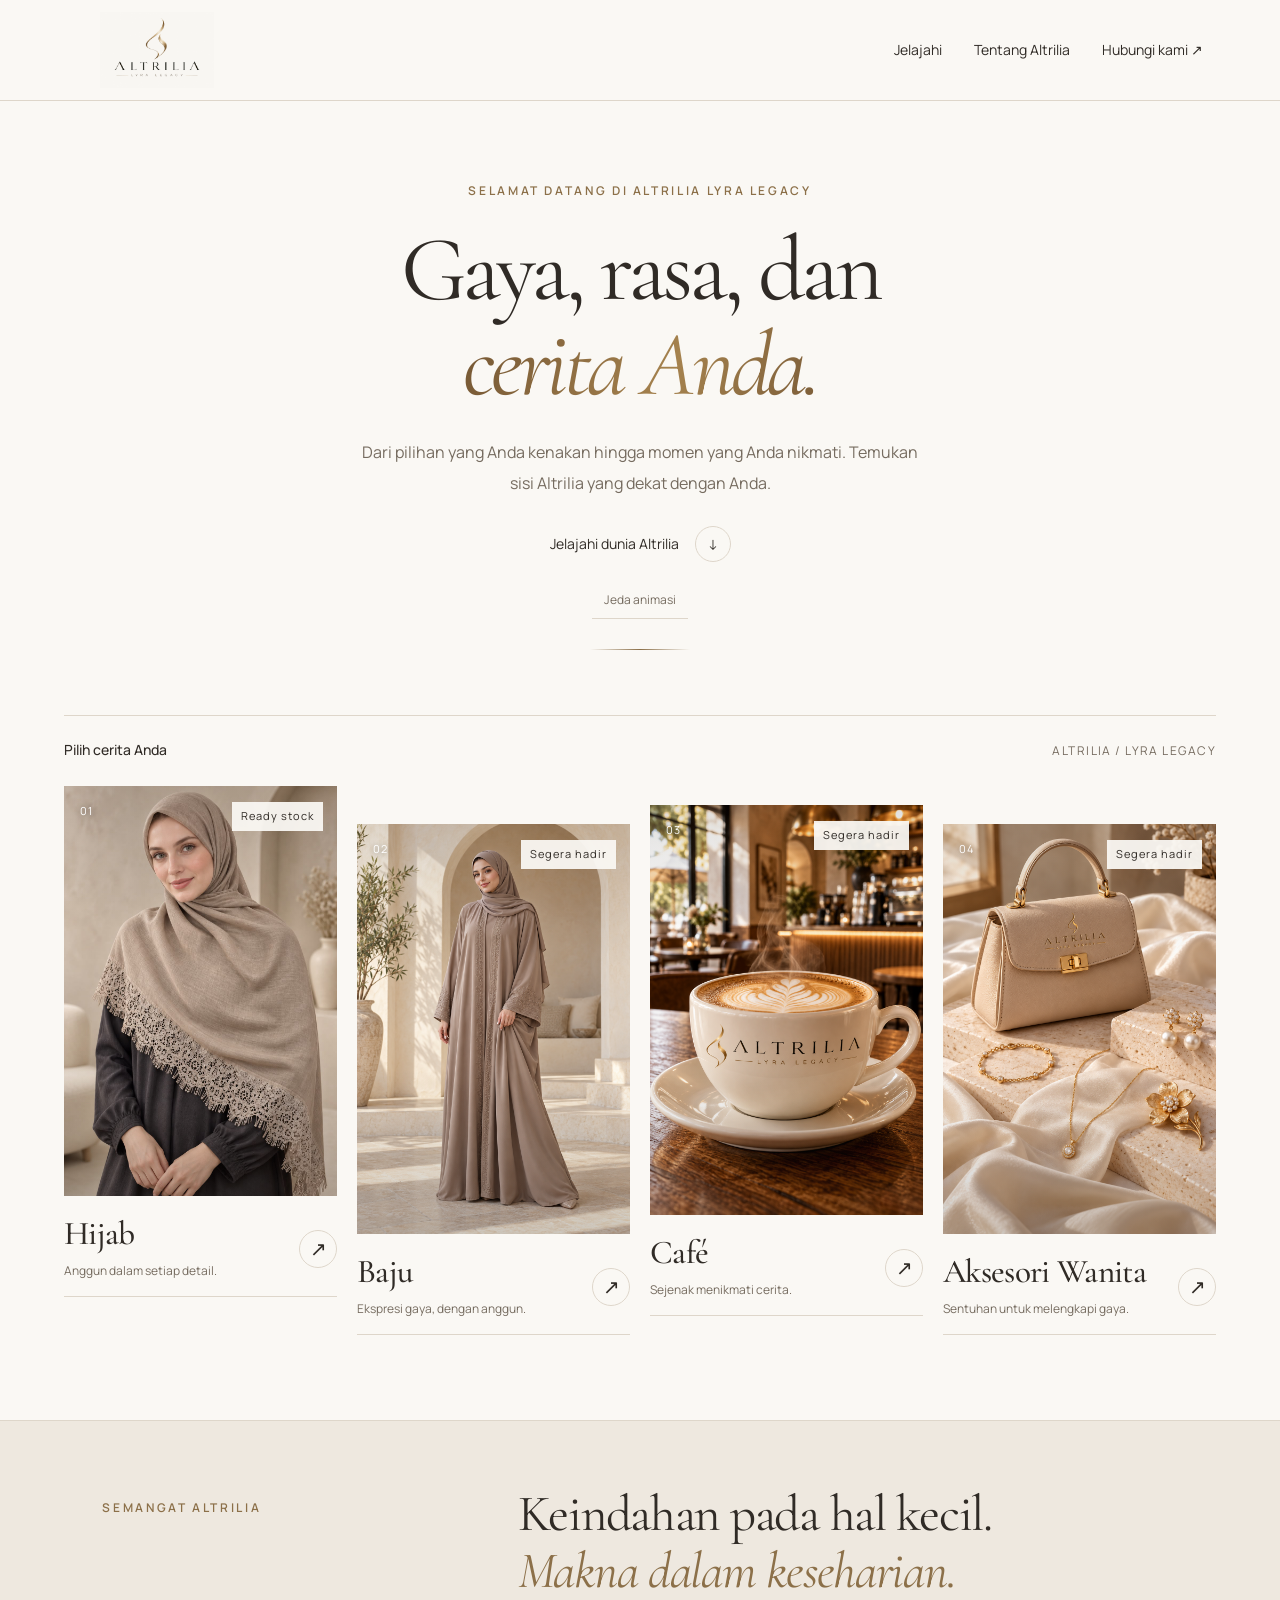
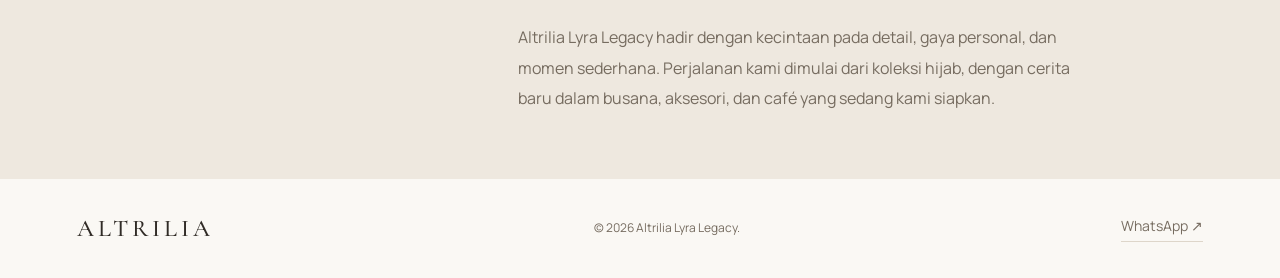
<file: index_backup.html>
<!DOCTYPE html>
<html lang="id">
<head>
  <meta charset="UTF-8">
  <meta name="viewport" content="width=device-width, initial-scale=1">

  <title>ALTRILIA LYRA LEGACY — Gaya & Cerita</title>
  <meta
    name="description"
    content="Jelajahi dunia Altrilia Lyra Legacy. Koleksi hijab, serta baju, aksesori wanita, dan café yang segera hadir."
  >
  <meta name="theme-color" content="#faf8f4">

  <link
    rel="icon"
    type="image/png"
    href="assets/photovideo/ALTRILIA%20LYRA%20LEGACY%20LOGO2.png?v=2"
  >
  <link
    rel="apple-touch-icon"
    href="assets/photovideo/ALTRILIA%20LYRA%20LEGACY%20LOGO2.png"
  >

  <link rel="preconnect" href="https://fonts.googleapis.com">
  <link rel="preconnect" href="https://fonts.gstatic.com" crossorigin>
  <link
    href="https://fonts.googleapis.com/css2?family=Cormorant+Garamond:ital,wght@0,400;0,500;0,600;1,400;1,500&family=Manrope:wght@400;500;600;700&display=swap"
    rel="stylesheet"
  >

  <style>
    :root {
      --paper: #faf8f4;
      --white: #fffdf9;
      --ink: #302b26;
      --muted: #766c60;
      --gold: #8c7049;
      --line: #ded6ca;
      --serif: "Cormorant Garamond", Georgia, serif;
      --sans: "Manrope", Arial, sans-serif;
    }

    * { box-sizing: border-box; }

    html {
      scroll-behavior: smooth;
      scroll-padding-top: 110px;
    }

    body {
      margin: 0;
      background: var(--paper);
      color: var(--ink);
      font: 16px/1.7 var(--sans);
    }

    body.modal-open { overflow: hidden; }

    a { color: inherit; text-decoration: none; }
    button { font: inherit; }
    img { display: block; max-width: 100%; }
    h1, h2, h3, p { margin-top: 0; }

    a, button { -webkit-tap-highlight-color: transparent; }

    :focus-visible {
      outline: 3px solid var(--gold);
      outline-offset: 6px;
    }

    ::selection {
      color: var(--ink);
      background: #e6d5b8;
    }

    .skip-link {
      position: fixed;
      top: -90px;
      left: 20px;
      padding: 12px 20px;
      background: white;
      z-index: 100;
    }

    .skip-link:focus { top: 12px; }

    /* Header */
    .site-header {
      position: sticky;
      top: 0;
      z-index: 20;
      display: flex;
      justify-content: space-between;
      align-items: center;
      gap: 24px;
      padding: 12px 6%;
      background: rgba(250, 248, 244, .94);
      border-bottom: 1px solid var(--line);
      backdrop-filter: blur(16px);
      -webkit-backdrop-filter: blur(16px);
    }

    .brand {
      display: block;
      width: 160px;
      flex-shrink: 0;
    }

    .brand img {
      width: 100%;
      height: 76px;
      object-fit: contain;
      mix-blend-mode: multiply;
    }

    .navigation {
      display: flex;
      align-items: center;
      gap: 32px;
      font-size: 14px;
    }

    .navigation a {
      position: relative;
      padding: 8px 0;
    }

    .navigation a::after {
      content: "";
      position: absolute;
      bottom: 2px;
      left: 0;
      width: 100%;
      height: 1px;
      background: var(--gold);
      transform: scaleX(0);
      transform-origin: left;
      transition: transform .3s ease;
    }

    .navigation a:hover::after { transform: scaleX(1); }

    /* Introduction */
    .intro {
      position: relative;
      max-width: 1440px;
      margin: auto;
      padding: 80px 6% 65px;
      text-align: center;
    }

    .eyebrow {
      margin-bottom: 22px;
      color: var(--gold);
      font-size: 12px;
      font-weight: 600;
      letter-spacing: .22em;
      text-transform: uppercase;
    }

    .intro h1 {
      margin-bottom: 24px;
      font: 400 clamp(56px, 7.2vw, 106px)/1.03 var(--serif);
      letter-spacing: -.045em;
    }

    em {
      color: var(--gold);
      font-weight: 400;
    }

    .intro-description {
      max-width: 560px;
      margin: 0 auto;
      color: var(--muted);
      font-size: 16px;
      line-height: 1.9;
    }

    .explore-link {
      display: inline-flex;
      align-items: center;
      gap: 16px;
      margin-top: 28px;
      font-size: 14px;
    }

    .explore-link span {
      display: inline-flex;
      justify-content: center;
      align-items: center;
      width: 36px;
      height: 36px;
      border: 1px solid var(--line);
      border-radius: 50%;
      transition: transform .3s, border-color .3s;
    }

    .explore-link:hover span {
      transform: translateY(4px);
      border-color: var(--gold);
    }

    .intro .eyebrow { animation: intro-in .8s ease both; }
    .intro h1 { animation: intro-in .9s .12s ease both; }
    .intro-description { animation: intro-in .9s .24s ease both; }
    .explore-link { animation: intro-in .9s .36s ease both; }

    @keyframes intro-in {
      from { opacity: 0; transform: translateY(22px); }
      to { opacity: 1; transform: translateY(0); }
    }

    /* Category gallery */
    .worlds {
      max-width: 1600px;
      margin: 0 auto;
      padding: 0 5% 85px;
    }

    .worlds-heading {
      display: flex;
      justify-content: space-between;
      gap: 20px;
      align-items: baseline;
      margin-bottom: 24px;
      border-top: 1px solid var(--line);
      padding-top: 22px;
    }

    .worlds-heading h2 {
      margin: 0;
      font-size: 14px;
      font-weight: 500;
    }

    .worlds-heading p {
      margin: 0;
      color: var(--muted);
      font-size: 12px;
      letter-spacing: .12em;
    }

    .category-grid {
      display: grid;
      grid-template-columns: repeat(4, minmax(0, 1fr));
      gap: 20px;
    }

    .category {
      min-width: 0;
      display: block;
      width: 100%;
      padding: 0;
      border: 0;
      background: transparent;
      color: var(--ink);
      text-align: left;
      cursor: pointer;
    }

    .category-visual {
      position: relative;
      display: block;
      overflow: hidden;
      aspect-ratio: 3 / 4.5;
      background: #e7ded2;
      isolation: isolate;
    }

    .category-visual img {
      width: 100%;
      height: 100%;
      object-fit: cover;
      transition: transform 1s cubic-bezier(.2, .65, .3, 1);
    }

    .category-hijab img { object-position: 50% 30%; }
    .category-baju img { object-position: 50% 35%; }
    .category-cafe img { object-position: center; }
    .category-accessories img { object-position: center; }

    .category-visual::after {
      content: "";
      position: absolute;
      inset: 0;
      pointer-events: none;
      background: linear-gradient(
        180deg,
        rgba(30, 24, 18, .12),
        transparent 35%,
        transparent 60%,
        rgba(30, 24, 18, .22)
      );
    }

    .category:hover .category-visual img,
    .category:focus-visible .category-visual img {
      transform: scale(1.055);
    }

    .category-number,
    .category-status {
      position: absolute;
      z-index: 1;
      top: 16px;
      font-size: 11px;
      letter-spacing: .09em;
    }

    .category-number {
      left: 16px;
      color: white;
      text-shadow: 0 1px 6px #0007;
    }

    .category-status {
      right: 14px;
      padding: 5px 9px;
      background: rgba(250, 248, 244, .94);
      color: var(--ink);
    }

    .category-bottom {
      display: flex;
      align-items: center;
      justify-content: space-between;
      gap: 12px;
      padding: 20px 0 14px;
      border-bottom: 1px solid var(--line);
    }

    .category-title {
      display: block;
      font: 500 clamp(28px, 2.6vw, 39px)/1.1 var(--serif);
      letter-spacing: -.02em;
    }

    .category-subtitle {
      display: block;
      margin-top: 9px;
      font-size: 12px;
      color: var(--muted);
      line-height: 1.7;
    }

    .category-arrow {
      flex-shrink: 0;
      display: inline-flex;
      align-items: center;
      justify-content: center;
      width: 38px;
      height: 38px;
      border: 1px solid var(--line);
      border-radius: 50%;
      font-size: 20px;
      transition: background .3s, color .3s, transform .3s;
    }

    .category:hover .category-arrow {
      color: white;
      background: var(--ink);
      transform: rotate(45deg);
    }

    /* Reveal animations are added only when JavaScript is available. */
    .reveal-ready {
      opacity: 0;
      transform: translateY(28px);
      transition:
        opacity .8s ease var(--delay, 0ms),
        transform .8s cubic-bezier(.2, .65, .3, 1) var(--delay, 0ms);
    }

    .reveal-ready.is-visible {
      opacity: 1;
      transform: translateY(0);
    }

    /* Brand statement */
    .brand-story {
      display: grid;
      grid-template-columns: .7fr 1.3fr;
      gap: 60px;
      align-items: start;
      padding: 65px 8%;
      background: #eee8df;
      border-top: 1px solid var(--line);
    }

    .brand-story .eyebrow {
      margin: 12px 0 0;
    }

    .brand-story h2 {
      max-width: 700px;
      margin-bottom: 22px;
      font: 400 clamp(36px, 4vw, 58px)/1.12 var(--serif);
      letter-spacing: -.025em;
    }

    .brand-story-description {
      max-width: 560px;
      color: var(--muted);
      line-height: 1.9;
      margin-bottom: 0;
    }

    /* Footer */
    .site-footer {
      display: flex;
      justify-content: space-between;
      align-items: center;
      gap: 28px;
      padding: 35px 6%;
      font-size: 12px;
      color: var(--muted);
    }

    .footer-brand {
      color: var(--ink);
      font: 500 24px var(--serif);
      letter-spacing: .16em;
    }

    .site-footer p { margin: 0; }

    .footer-contact {
      padding-bottom: 4px;
      border-bottom: 1px solid var(--line);
      font-size: 14px;
    }

    /* Coming-soon dialog */
    .coming-dialog {
      width: min(880px, calc(100% - 32px));
      max-height: calc(100dvh - 40px);
      padding: 0;
      border: 1px solid var(--line);
      background: var(--paper);
      color: var(--ink);
      overflow: auto;
    }

    .coming-dialog::backdrop {
      background: rgba(32, 26, 20, .65);
      backdrop-filter: blur(5px);
      -webkit-backdrop-filter: blur(5px);
    }

    .coming-dialog[open] {
      animation: dialog-in .35s ease both;
    }

    @keyframes dialog-in {
      from { opacity: 0; transform: translateY(20px) scale(.98); }
      to { opacity: 1; transform: translateY(0) scale(1); }
    }

    .dialog-layout {
      display: grid;
      grid-template-columns: .85fr 1.15fr;
    }

    .dialog-image {
      width: 100%;
      height: 100%;
      min-height: 470px;
      object-fit: cover;
    }

    .dialog-copy {
      align-self: center;
      padding: 65px 40px 45px;
    }

    .dialog-copy h2 {
      margin-bottom: 22px;
      font: 400 clamp(42px, 5vw, 62px)/1.06 var(--serif);
      letter-spacing: -.025em;
    }

    .dialog-description {
      color: var(--muted);
      font-size: 15px;
      line-height: 1.9;
      margin-bottom: 28px;
    }

    .dialog-close {
      position: absolute;
      top: 12px;
      right: 12px;
      display: grid;
      place-items: center;
      width: 44px;
      height: 44px;
      background: var(--paper);
      color: var(--ink);
      border: 1px solid var(--line);
      border-radius: 50%;
      font-size: 26px;
      cursor: pointer;
      z-index: 2;
    }

    .dialog-cta {
      display: inline-flex;
      justify-content: center;
      align-items: center;
      gap: 20px;
      background: var(--ink);
      color: white;
      padding: 15px 22px;
      font-size: 14px;
      transition: background .2s;
    }

    .dialog-cta:hover { background: var(--gold); }

    .dialog-secondary {
      display: block;
      width: fit-content;
      margin-top: 20px;
      font-size: 14px;
      border-bottom: 1px solid var(--line);
    }

    @media (min-width: 1000px) {
      .category:nth-child(even) {
        padding-top: 38px;
      }
    }

    @media (max-width: 1000px) {
      .category-grid {
        grid-template-columns: repeat(2, minmax(0, 1fr));
        gap: 35px 22px;
      }

      .category-visual { aspect-ratio: 3 / 4; }
      .intro { padding-top: 60px; }
      .brand-story { gap: 35px; }
    }

    @media (max-width: 600px) {
      html { scroll-padding-top: 95px; }

      .site-header {
        padding: 10px 5%;
        gap: 12px;
      }

      .brand { width: 125px; }
      .brand img { height: 60px; }

      .navigation {
        gap: 18px;
        font-size: 12px;
      }

      .navigation .nav-about { display: none; }

      .intro { padding: 50px 6% 40px; }

      .intro h1 {
        font-size: clamp(49px, 12vw, 68px);
      }

      .eyebrow {
        font-size: 10px;
        letter-spacing: .16em;
      }

      .intro-description { font-size: 15px; }
      .worlds { padding: 0 5% 55px; }
      .worlds-heading p { display: none; }

      .category-grid { gap: 28px 14px; }

      .category-visual { aspect-ratio: 3 / 4.5; }

      .category-number { display: none; }

      .category-status {
        top: 10px;
        right: 8px;
        font-size: 10px;
        letter-spacing: 0;
        padding: 4px 7px;
      }

      .category-bottom {
        align-items: flex-start;
        gap: 6px;
        padding-top: 15px;
      }

      .category-title { font-size: 28px; }
      .category-subtitle { font-size: 12px; }

      .category-arrow {
        width: 28px;
        height: 28px;
        font-size: 16px;
      }

      .brand-story {
        grid-template-columns: 1fr;
        padding: 40px 6%;
        gap: 22px;
      }

      .brand-story-description { font-size: 15px; }

      .site-footer {
        flex-wrap: wrap;
        padding: 30px 6%;
        gap: 18px;
      }

      .site-footer p {
        order: 3;
        width: 100%;
      }

      .dialog-layout { grid-template-columns: 1fr; }

      .dialog-image {
        height: 210px;
        min-height: 0;
        object-position: center 35%;
      }

      .dialog-copy { padding: 30px 25px; }
      .dialog-copy h2 { font-size: 44px; }
    }

    @media (prefers-reduced-motion: reduce) {
      html { scroll-behavior: auto; }

      *, *::before, *::after {
        animation: none !important;
        transition: none !important;
      }

      .reveal-ready {
        opacity: 1;
        transform: none;
      }
    }

/* ===== Enhanced landing-page animations ===== */

/* Moving gold tones across the main heading */
.intro h1 em {
  display: inline-block;
  color: var(--gold);
  background: linear-gradient(
    110deg,
    #745633 0%,
    #a5824e 25%,
    #755735 45%,
    #b38b50 60%,
    #745633 80%,
    #a5824e 100%
  );
  background-size: 250% 100%;
  -webkit-background-clip: text;
  background-clip: text;
  -webkit-text-fill-color: transparent;
  animation: altrilia-gold-flow 7s linear infinite;
}

@keyframes altrilia-gold-flow {
  from { background-position: 0% 50%; }
  to { background-position: 100% 50%; }
}

/* A gold line grows beneath the introduction */
.intro::after {
  content: "";
  display: block;
  width: 100px;
  height: 1px;
  margin: 30px auto 0;
  background: linear-gradient(
    90deg,
    transparent,
    var(--gold),
    transparent
  );
  transform-origin: center;
  animation: altrilia-line-breathe 4s ease-in-out infinite;
}

@keyframes altrilia-line-breathe {
  0%, 100% { transform: scaleX(.65); opacity: .45; }
  50% { transform: scaleX(1.25); opacity: 1; }
}

/* Continuous invitation to scroll */
.explore-link span {
  animation: altrilia-arrow-bounce 2.8s ease-in-out infinite;
}

@keyframes altrilia-arrow-bounce {
  0%, 100% { transform: translateY(0); }
  50% { transform: translateY(6px); }
}

/* Each category image floats on its own rhythm.
   Animate the image frame, preserving the card's reveal animation. */
.category-visual {
  animation: altrilia-image-float 6s ease-in-out infinite;
  transition: box-shadow .5s ease;
}

.category:nth-child(2) .category-visual {
  animation-delay: -1.5s;
}

.category:nth-child(3) .category-visual {
  animation-delay: -3s;
}

.category:nth-child(4) .category-visual {
  animation-delay: -4.5s;
}

@keyframes altrilia-image-float {
  0%, 100% { transform: translateY(0); }
  50% { transform: translateY(-9px); }
}

.category:hover .category-visual,
.category:focus-visible .category-visual {
  animation-play-state: paused;
  box-shadow: 0 18px 35px rgba(69, 48, 25, .16);
}

/* A light sweep passes over the selected image */
.category-visual::before {
  content: "";
  position: absolute;
  inset: 0;
  z-index: 2;
  pointer-events: none;
  background: linear-gradient(
    105deg,
    transparent 30%,
    rgba(255, 255, 255, .27) 50%,
    transparent 70%
  );
  transform: translateX(-150%);
}

.category:hover .category-visual::before,
.category:focus-visible .category-visual::before {
  animation: altrilia-light-sweep 1.1s ease forwards;
}

@keyframes altrilia-light-sweep {
  from { transform: translateX(-150%); }
  to { transform: translateX(150%); }
}

/* Coming-soon badges glow gently */
.category[data-coming] .category-status {
  animation: altrilia-badge-glow 3.5s ease-in-out infinite;
}

@keyframes altrilia-badge-glow {
  0%, 100% {
    box-shadow: 0 0 0 0 rgba(140, 112, 73, 0);
  }
  50% {
    box-shadow: 0 0 0 5px rgba(250, 248, 244, .2);
  }
}

/* Underline grows across a category on hover */
.category-bottom {
  position: relative;
}

.category-bottom::after {
  content: "";
  position: absolute;
  left: 0;
  bottom: -1px;
  width: 100%;
  height: 1px;
  background: var(--gold);
  transform: scaleX(0);
  transform-origin: left;
  transition: transform .55s ease;
}

.category:hover .category-bottom::after,
.category:focus-visible .category-bottom::after {
  transform: scaleX(1);
}

/* Slight text movement */
.category-title,
.category-subtitle {
  transition: transform .4s ease, color .4s ease;
}

.category:hover .category-title {
  transform: translateX(4px);
  color: var(--gold);
}

.category:hover .category-subtitle {
  transform: translateX(4px);
}

/* Richer popup entrance */
.coming-dialog[open] {
  animation: altrilia-popup-enter .55s
    cubic-bezier(.16, 1, .3, 1) both;
}

@keyframes altrilia-popup-enter {
  from {
    opacity: 0;
    transform: translateY(35px) scale(.95);
  }
  to {
    opacity: 1;
    transform: translateY(0) scale(1);
  }
}

.coming-dialog[open] .dialog-copy > * {
  animation: altrilia-popup-copy .65s ease both;
}

.coming-dialog[open] .dialog-copy > :nth-child(1) {
  animation-delay: .1s;
}

.coming-dialog[open] .dialog-copy > :nth-child(2) {
  animation-delay: .18s;
}

.coming-dialog[open] .dialog-copy > :nth-child(3) {
  animation-delay: .26s;
}

.coming-dialog[open] .dialog-copy > :nth-child(4) {
  animation-delay: .34s;
}

.coming-dialog[open] .dialog-copy > :nth-child(5) {
  animation-delay: .42s;
}

@keyframes altrilia-popup-copy {
  from { opacity: 0; transform: translateY(15px); }
  to { opacity: 1; transform: translateY(0); }
}

/* Visitor-controlled motion toggle */
.motion-toggle {
  display: block;
  margin: 20px auto 0;
  padding: 8px 12px;
  border: 0;
  border-bottom: 1px solid var(--line);
  background: transparent;
  color: var(--muted);
  font: inherit;
  font-size: 12px;
  cursor: pointer;
}

/* Pause continuous decorative motion */
body.motion-paused *,
body.motion-paused *::before,
body.motion-paused *::after {
  animation-play-state: paused !important;
}

/* Keep popup content visible even while animation is paused */
body.motion-paused .coming-dialog[open],
body.motion-paused .coming-dialog[open] .dialog-copy > * {
  animation: none !important;
}

/* Respect device accessibility settings */
@media (prefers-reduced-motion: reduce) {
  *,
  *::before,
  *::after {
    animation: none !important;
    transition: none !important;
  }

  .motion-toggle {
    display: none;
  }
}
    
  </style>
</head>

<body>
  <a class="skip-link" href="#pilihan">Langsung ke pilihan kategori</a>

  <header class="site-header">
    <a class="brand" href="index.html" aria-label="Altrilia beranda">
      <img
        src="assets/photovideo/ALTRILIA%20LYRA%20LEGACY%20LOGO2.png"
        alt="Altrilia Lyra Legacy"
        width="160"
        height="76"
      >
    </a>

    <nav class="navigation" aria-label="Navigasi utama">
      <a href="#pilihan">Jelajahi</a>
      <a class="nav-about" href="#tentang">Tentang Altrilia</a>
      <a
        href="https://wa.me/6289613722699"
        target="_blank"
        rel="noopener noreferrer"
      >Hubungi kami ↗</a>
    </nav>
  </header>

  <main>
    <section class="intro" aria-labelledby="intro-title">
      <p class="eyebrow">Selamat datang di Altrilia Lyra Legacy</p>

      <h1 id="intro-title">
        Gaya, rasa, dan<br>
        <em>cerita Anda.</em>
      </h1>

      <p class="intro-description">
        Dari pilihan yang Anda kenakan hingga momen yang Anda nikmati.
        Temukan sisi Altrilia yang dekat dengan Anda.
      </p>

      <a class="explore-link" href="#pilihan">
        Jelajahi dunia Altrilia
        <span aria-hidden="true">↓</span>
      </a>

      <button
  type="button"
  class="motion-toggle"
  id="motion-toggle"
  aria-pressed="false"
  hidden
>
  Jeda animasi
</button>
    </section>

    <section class="worlds" id="pilihan" aria-labelledby="worlds-title">
      <div class="worlds-heading">
        <h2 id="worlds-title">Pilih cerita Anda</h2>
        <p>ALTRILIA / LYRA LEGACY</p>
      </div>

      <div class="category-grid">

        <!-- HIJAB: available -->
        <a
          class="category category-hijab"
          href="hijab.html"
          data-reveal
          style="--delay: 0ms"
        >
          <span class="category-visual">
            <img
              src="assets/photovideo/6.jpeg"
              alt="Koleksi hijab renda Altrilia warna taupe"
              fetchpriority="high"
              width="720"
              height="1080"
            >
            <span class="category-number">01</span>
            <span class="category-status">Ready stock</span>
          </span>

          <span class="category-bottom">
            <span>
              <span class="category-title">Hijab</span>
              <span class="category-subtitle">Anggun dalam setiap detail.</span>
            </span>
            <span class="category-arrow" aria-hidden="true">↗</span>
          </span>
        </a>

        <!-- BAJU: coming soon -->
        <button
          class="category category-baju"
          type="button"
          data-coming="baju"
          data-reveal
          style="--delay: 120ms"
          aria-haspopup="dialog"
        >
          <span class="category-visual">
            <img
              src="assets/photovideo/alvira%20abaya.png"
              alt="Inspirasi koleksi abaya Altrilia"
              width="720"
              height="1080"
            >
            <span class="category-number">02</span>
            <span class="category-status">Segera hadir</span>
          </span>

          <span class="category-bottom">
            <span>
              <span class="category-title">Baju</span>
              <span class="category-subtitle">Ekspresi gaya, dengan anggun.</span>
            </span>
            <span class="category-arrow" aria-hidden="true">↗</span>
          </span>
        </button>

        <!-- CAFE: coming soon -->
        <button
          class="category category-cafe"
          type="button"
          data-coming="cafe"
          data-reveal
          style="--delay: 240ms"
          aria-haspopup="dialog"
        >
          <span class="category-visual">
            <img
              src="assets/photovideo/altrilia%20coffee.png"
              alt="Inspirasi Altrilia Café dengan secangkir kopi"
              width="720"
              height="1080"
            >
            <span class="category-number">03</span>
            <span class="category-status">Segera hadir</span>
          </span>

          <span class="category-bottom">
            <span>
              <span class="category-title">Café</span>
              <span class="category-subtitle">Sejenak menikmati cerita.</span>
            </span>
            <span class="category-arrow" aria-hidden="true">↗</span>
          </span>
        </button>

        <!-- ACCESSORIES: brand image, coming soon -->
        <button
          class="category category-accessories"
          type="button"
          data-coming="aksesori"
          data-reveal
          style="--delay: 360ms"
          aria-haspopup="dialog"
        >
          <span class="category-visual">
            <img
              src="assets/photovideo/handbag.png"
              alt="Tas dan aksesori wanita Altrilia"
              width="1086"
              height="1448"
            >
            <span class="category-number">04</span>
            <span class="category-status">Segera hadir</span>
          </span>

          <span class="category-bottom">
            <span>
              <span class="category-title">Aksesori Wanita</span>
              <span class="category-subtitle">Sentuhan untuk melengkapi gaya.</span>
            </span>
            <span class="category-arrow" aria-hidden="true">↗</span>
          </span>
        </button>

      </div>
    </section>

    <section class="brand-story" id="tentang">
      <p class="eyebrow" data-reveal>Semangat Altrilia</p>

      <div data-reveal>
        <h2>
          Keindahan pada hal kecil.<br>
          <em>Makna dalam keseharian.</em>
        </h2>

        <p class="brand-story-description">
          Altrilia Lyra Legacy hadir dengan kecintaan pada detail,
          gaya personal, dan momen sederhana.
          Perjalanan kami dimulai dari koleksi hijab,
          dengan cerita baru dalam busana, aksesori, dan café yang
          sedang kami siapkan.
        </p>
      </div>
    </section>
  </main>

  <footer class="site-footer">
    <a class="footer-brand" href="index.html">ALTRILIA</a>

    <p>© <span id="year">2026</span> Altrilia Lyra Legacy.</p>

    <a
      class="footer-contact"
      href="https://wa.me/6289613722699"
      target="_blank"
      rel="noopener noreferrer"
    >WhatsApp ↗</a>
  </footer>

  <!-- Shared coming-soon popup -->
  <dialog
    class="coming-dialog"
    id="coming-dialog"
    aria-labelledby="coming-title"
    aria-describedby="coming-description"
  >
    <button
      class="dialog-close"
      id="dialog-close"
      type="button"
      aria-label="Tutup"
      autofocus
    >×</button>

    <div class="dialog-layout">
      <img class="dialog-image" id="dialog-image" alt="">

      <div class="dialog-copy">
        <p class="eyebrow" id="dialog-category">Altrilia</p>

        <h2 id="coming-title">Sebuah cerita baru.<br><em>Segera hadir.</em></h2>

        <p class="dialog-description" id="coming-description"></p>

        <a
          class="dialog-cta"
          id="dialog-whatsapp"
          href="https://wa.me/6289613722699"
          target="_blank"
          rel="noopener noreferrer"
        >Tanya melalui WhatsApp <span aria-hidden="true">↗</span></a>

        <a class="dialog-secondary" href="hijab.html">
          Jelajahi koleksi hijab
        </a>
      </div>
    </div>
  </dialog>

  <script>
    "use strict";

    document.getElementById("year").textContent =
      new Date().getFullYear();

    // Reveal sections as they enter the viewport.
    const reducedMotion = window.matchMedia(
      "(prefers-reduced-motion: reduce)"
    );

    if (
      "IntersectionObserver" in window &&
      !reducedMotion.matches
    ) {
      const observer = new IntersectionObserver((entries) => {
        entries.forEach((entry) => {
          if (entry.isIntersecting) {
            entry.target.classList.add("is-visible");
            observer.unobserve(entry.target);
          }
        });
      }, { threshold: 0.12 });

      document.querySelectorAll("[data-reveal]").forEach((element) => {
        element.classList.add("reveal-ready");
        observer.observe(element);
      });
    }

    // Coming-soon content.
    const categories = {
      baju: {
        name: "Altrilia • Baju",
        image: "assets/photovideo/alvira%20abaya.png",
        alt: "Inspirasi koleksi abaya Altrilia",
        description:
          "Pilihan busana untuk melengkapi gaya Anda sedang kami siapkan. " +
          "Koleksi baju Altrilia belum tersedia saat ini. " +
          "Hubungi kami untuk mengetahui perkembangannya.",
        message:
          "Halo Altrilia, saya ingin mengetahui informasi tentang " +
          "koleksi baju yang akan datang."
      },

      cafe: {
        name: "Altrilia • Café",
        image: "assets/photovideo/altrilia%20coffee.png",
        alt: "Inspirasi Altrilia Café",
        description:
          "Sebuah tempat untuk menikmati kopi dan berbagi cerita " +
          "sedang kami rencanakan. Altrilia Café belum dibuka. " +
          "Hubungi kami untuk informasi perkembangannya.",
        message:
          "Halo Altrilia, saya tertarik mengetahui perkembangan " +
          "Altrilia Café."
      },

      aksesori: {
        name: "Altrilia • Aksesori Wanita",
image: "assets/photovideo/handbag.png",
alt: "Tas dan aksesori wanita Altrilia",
        description:
          "Sentuhan pelengkap untuk gaya personal Anda sedang kami siapkan. " +
          "Koleksi aksesori wanita belum tersedia saat ini. " +
          "Nantikan cerita berikutnya dari Altrilia.",
        message:
          "Halo Altrilia, saya ingin mengetahui informasi tentang " +
          "koleksi aksesori wanita yang akan datang."
      }
    };

    const dialog = document.getElementById("coming-dialog");
    const closeButton = document.getElementById("dialog-close");
    let previousFocus = null;

    document.querySelectorAll("[data-coming]").forEach((button) => {
      button.addEventListener("click", () => {
        const category = categories[button.dataset.coming];
        if (!category) return;

        previousFocus = button;

        document.getElementById("dialog-category").textContent =
          category.name;

        const image = document.getElementById("dialog-image");
        image.src = category.image;
        image.alt = category.alt;

        document.getElementById("coming-description").textContent =
          category.description;

        document.getElementById("dialog-whatsapp").href =
          "https://wa.me/6289613722699?text=" +
          encodeURIComponent(category.message);

        dialog.showModal();
        document.body.classList.add("modal-open");
      });
    });

    closeButton.addEventListener("click", () => {
      dialog.close();
    });

    // Close when clicking outside the popup.
    dialog.addEventListener("click", (event) => {
      if (event.target !== dialog) return;

      const bounds = dialog.getBoundingClientRect();

      const outside =
        event.clientX < bounds.left ||
        event.clientX > bounds.right ||
        event.clientY < bounds.top ||
        event.clientY > bounds.bottom;

      if (outside) dialog.close();
    });

    // Escape closes the native dialog automatically.
    dialog.addEventListener("close", () => {
      document.body.classList.remove("modal-open");

      if (previousFocus) {
        previousFocus.focus({ preventScroll: true });
      }
    });

// Allow visitors to pause the continuous decorative animations.
const motionToggle = document.getElementById("motion-toggle");

motionToggle.hidden = false;

motionToggle.addEventListener("click", () => {
  const paused = document.body.classList.toggle("motion-paused");

  motionToggle.setAttribute("aria-pressed", String(paused));
  motionToggle.textContent = paused
    ? "Lanjutkan animasi"
    : "Jeda animasi";
});
    
  </script>
</body>
</html>
</file>
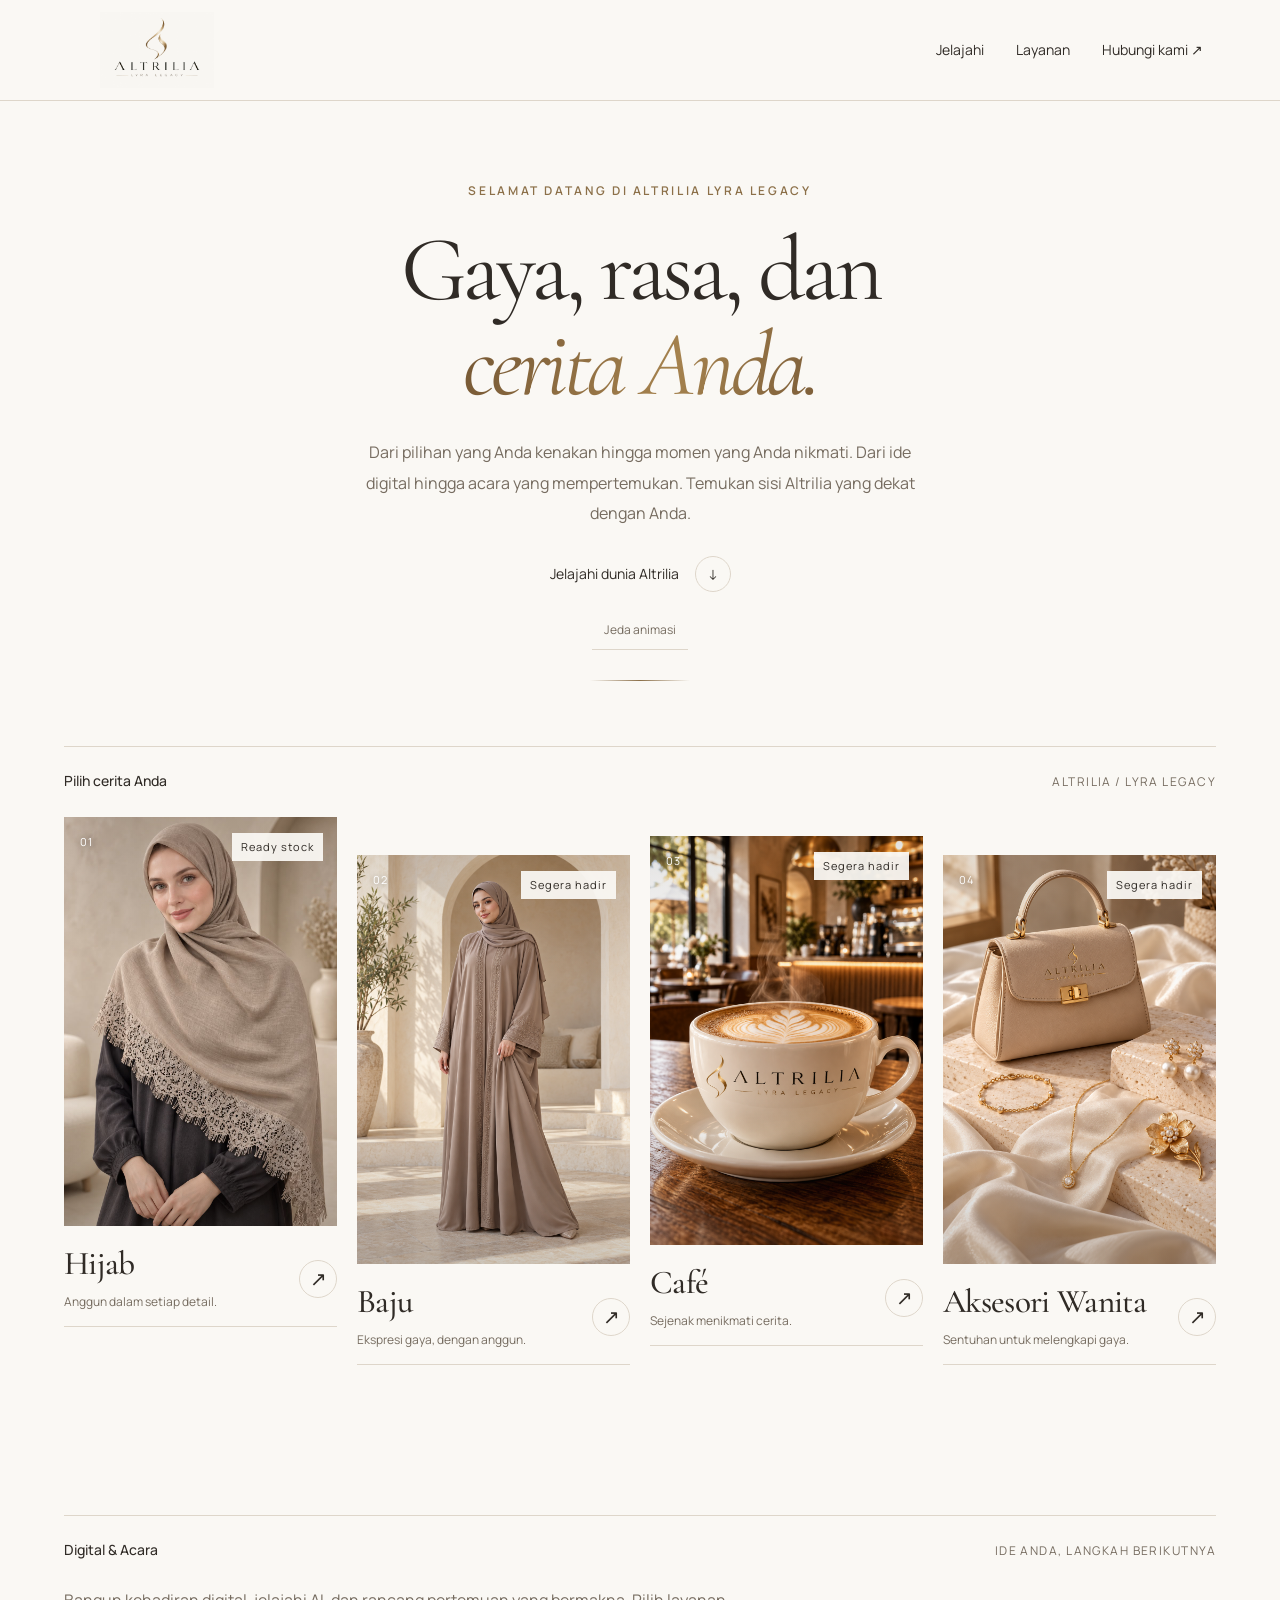
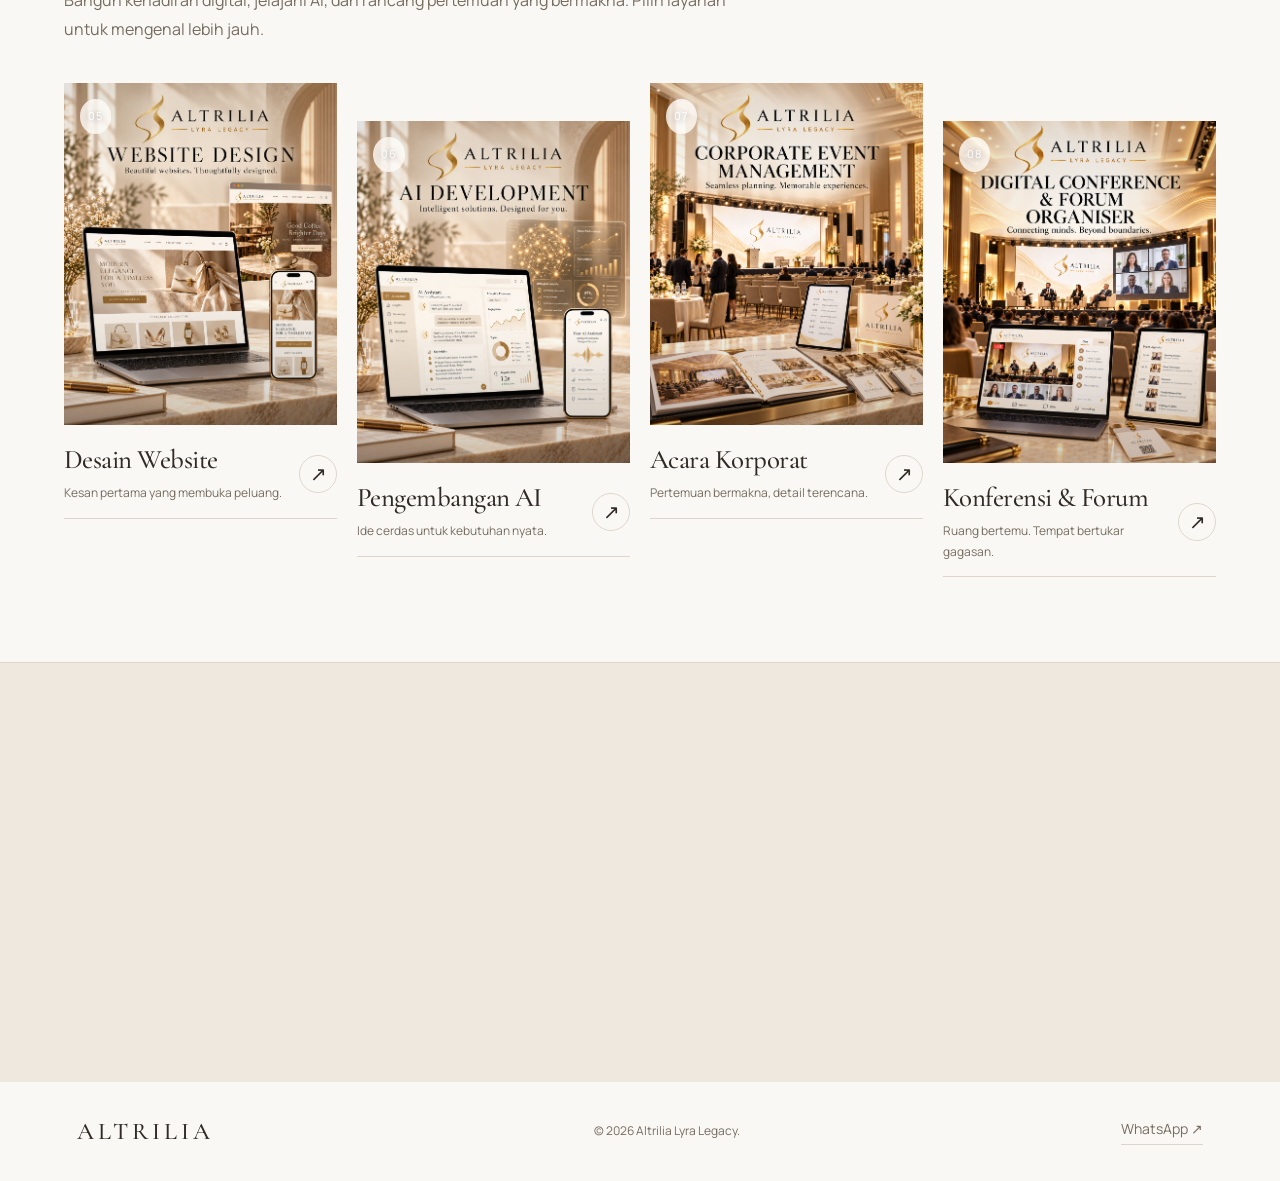
<file: index_backup2.html>
<!DOCTYPE html>
<html lang="id">
<head>
  <meta charset="UTF-8">
  <meta name="viewport" content="width=device-width, initial-scale=1">

  <title>ALTRILIA LYRA LEGACY — Gaya & Cerita</title>
  <meta
    name="description"
    content="Jelajahi dunia Altrilia Lyra Legacy. Koleksi hijab, serta baju, aksesori wanita, dan café yang segera hadir."
  >
  <meta name="theme-color" content="#faf8f4">

  <link
    rel="icon"
    type="image/png"
    href="assets/photovideo/ALTRILIA%20LYRA%20LEGACY%20LOGO2.png?v=2"
  >
  <link
    rel="apple-touch-icon"
    href="assets/photovideo/ALTRILIA%20LYRA%20LEGACY%20LOGO2.png"
  >

  <link rel="preconnect" href="https://fonts.googleapis.com">
  <link rel="preconnect" href="https://fonts.gstatic.com" crossorigin>
  <link
    href="https://fonts.googleapis.com/css2?family=Cormorant+Garamond:ital,wght@0,400;0,500;0,600;1,400;1,500&family=Manrope:wght@400;500;600;700&display=swap"
    rel="stylesheet"
  >

  <style>
    :root {
      --paper: #faf8f4;
      --white: #fffdf9;
      --ink: #302b26;
      --muted: #766c60;
      --gold: #8c7049;
      --line: #ded6ca;
      --serif: "Cormorant Garamond", Georgia, serif;
      --sans: "Manrope", Arial, sans-serif;
    }

    * { box-sizing: border-box; }

    html {
      scroll-behavior: smooth;
      scroll-padding-top: 110px;
    }

    body {
      margin: 0;
      background: var(--paper);
      color: var(--ink);
      font: 16px/1.7 var(--sans);
    }

    body.modal-open { overflow: hidden; }

    a { color: inherit; text-decoration: none; }
    button { font: inherit; }
    img { display: block; max-width: 100%; }
    h1, h2, h3, p { margin-top: 0; }

    a, button { -webkit-tap-highlight-color: transparent; }

    :focus-visible {
      outline: 3px solid var(--gold);
      outline-offset: 6px;
    }

    ::selection {
      color: var(--ink);
      background: #e6d5b8;
    }

    .skip-link {
      position: fixed;
      top: -90px;
      left: 20px;
      padding: 12px 20px;
      background: white;
      z-index: 100;
    }

    .skip-link:focus { top: 12px; }

    /* Header */
    .site-header {
      position: sticky;
      top: 0;
      z-index: 20;
      display: flex;
      justify-content: space-between;
      align-items: center;
      gap: 24px;
      padding: 12px 6%;
      background: rgba(250, 248, 244, .94);
      border-bottom: 1px solid var(--line);
      backdrop-filter: blur(16px);
      -webkit-backdrop-filter: blur(16px);
    }

    .brand {
      display: block;
      width: 160px;
      flex-shrink: 0;
    }

    .brand img {
      width: 100%;
      height: 76px;
      object-fit: contain;
      mix-blend-mode: multiply;
    }

    .navigation {
      display: flex;
      align-items: center;
      gap: 32px;
      font-size: 14px;
    }

    .navigation a {
      position: relative;
      padding: 8px 0;
    }

    .navigation a::after {
      content: "";
      position: absolute;
      bottom: 2px;
      left: 0;
      width: 100%;
      height: 1px;
      background: var(--gold);
      transform: scaleX(0);
      transform-origin: left;
      transition: transform .3s ease;
    }

    .navigation a:hover::after { transform: scaleX(1); }

    /* Introduction */
    .intro {
      position: relative;
      max-width: 1440px;
      margin: auto;
      padding: 80px 6% 65px;
      text-align: center;
    }

    .eyebrow {
      margin-bottom: 22px;
      color: var(--gold);
      font-size: 12px;
      font-weight: 600;
      letter-spacing: .22em;
      text-transform: uppercase;
    }

    .intro h1 {
      margin-bottom: 24px;
      font: 400 clamp(56px, 7.2vw, 106px)/1.03 var(--serif);
      letter-spacing: -.045em;
    }

    em {
      color: var(--gold);
      font-weight: 400;
    }

    .intro-description {
      max-width: 560px;
      margin: 0 auto;
      color: var(--muted);
      font-size: 16px;
      line-height: 1.9;
    }

    .explore-link {
      display: inline-flex;
      align-items: center;
      gap: 16px;
      margin-top: 28px;
      font-size: 14px;
    }

    .explore-link span {
      display: inline-flex;
      justify-content: center;
      align-items: center;
      width: 36px;
      height: 36px;
      border: 1px solid var(--line);
      border-radius: 50%;
      transition: transform .3s, border-color .3s;
    }

    .explore-link:hover span {
      transform: translateY(4px);
      border-color: var(--gold);
    }

    .intro .eyebrow { animation: intro-in .8s ease both; }
    .intro h1 { animation: intro-in .9s .12s ease both; }
    .intro-description { animation: intro-in .9s .24s ease both; }
    .explore-link { animation: intro-in .9s .36s ease both; }

    @keyframes intro-in {
      from { opacity: 0; transform: translateY(22px); }
      to { opacity: 1; transform: translateY(0); }
    }

    /* Category gallery */
    .worlds {
      max-width: 1600px;
      margin: 0 auto;
      padding: 0 5% 85px;
    }

    .worlds-heading {
      display: flex;
      justify-content: space-between;
      gap: 20px;
      align-items: baseline;
      margin-bottom: 24px;
      border-top: 1px solid var(--line);
      padding-top: 22px;
    }

    .worlds-heading h2 {
      margin: 0;
      font-size: 14px;
      font-weight: 500;
    }

    .worlds-heading p {
      margin: 0;
      color: var(--muted);
      font-size: 12px;
      letter-spacing: .12em;
    }

    .category-grid {
      display: grid;
      grid-template-columns: repeat(4, minmax(0, 1fr));
      gap: 20px;
    }

    .category {
      min-width: 0;
      display: block;
      width: 100%;
      padding: 0;
      border: 0;
      background: transparent;
      color: var(--ink);
      text-align: left;
      cursor: pointer;
    }

    .category-visual {
      position: relative;
      display: block;
      overflow: hidden;
      aspect-ratio: 3 / 4.5;
      background: #e7ded2;
      isolation: isolate;
    }

    .category-visual img {
      width: 100%;
      height: 100%;
      object-fit: cover;
      transition: transform 1s cubic-bezier(.2, .65, .3, 1);
    }

    .category-hijab img { object-position: 50% 30%; }
    .category-baju img { object-position: 50% 35%; }
    .category-cafe img { object-position: center; }
    .category-accessories img { object-position: center; }

    .category-visual::after {
      content: "";
      position: absolute;
      inset: 0;
      pointer-events: none;
      background: linear-gradient(
        180deg,
        rgba(30, 24, 18, .12),
        transparent 35%,
        transparent 60%,
        rgba(30, 24, 18, .22)
      );
    }

    .category:hover .category-visual img,
    .category:focus-visible .category-visual img {
      transform: scale(1.055);
    }

    .category-number,
    .category-status {
      position: absolute;
      z-index: 1;
      top: 16px;
      font-size: 11px;
      letter-spacing: .09em;
    }

    .category-number {
      left: 16px;
      color: white;
      text-shadow: 0 1px 6px #0007;
    }

    .category-status {
      right: 14px;
      padding: 5px 9px;
      background: rgba(250, 248, 244, .94);
      color: var(--ink);
    }

    .category-bottom {
      display: flex;
      align-items: center;
      justify-content: space-between;
      gap: 12px;
      padding: 20px 0 14px;
      border-bottom: 1px solid var(--line);
    }

    .category-title {
      display: block;
      font: 500 clamp(28px, 2.6vw, 39px)/1.1 var(--serif);
      letter-spacing: -.02em;
    }

    .category-subtitle {
      display: block;
      margin-top: 9px;
      font-size: 12px;
      color: var(--muted);
      line-height: 1.7;
    }

    .category-arrow {
      flex-shrink: 0;
      display: inline-flex;
      align-items: center;
      justify-content: center;
      width: 38px;
      height: 38px;
      border: 1px solid var(--line);
      border-radius: 50%;
      font-size: 20px;
      transition: background .3s, color .3s, transform .3s;
    }

    .category:hover .category-arrow {
      color: white;
      background: var(--ink);
      transform: rotate(45deg);
    }

    /* Reveal animations are added only when JavaScript is available. */
    .reveal-ready {
      opacity: 0;
      transform: translateY(28px);
      transition:
        opacity .8s ease var(--delay, 0ms),
        transform .8s cubic-bezier(.2, .65, .3, 1) var(--delay, 0ms);
    }

    .reveal-ready.is-visible {
      opacity: 1;
      transform: translateY(0);
    }

    /* Brand statement */
    .brand-story {
      display: grid;
      grid-template-columns: .7fr 1.3fr;
      gap: 60px;
      align-items: start;
      padding: 65px 8%;
      background: #eee8df;
      border-top: 1px solid var(--line);
    }

    .brand-story .eyebrow {
      margin: 12px 0 0;
    }

    .brand-story h2 {
      max-width: 700px;
      margin-bottom: 22px;
      font: 400 clamp(36px, 4vw, 58px)/1.12 var(--serif);
      letter-spacing: -.025em;
    }

    .brand-story-description {
      max-width: 560px;
      color: var(--muted);
      line-height: 1.9;
      margin-bottom: 0;
    }

    /* Footer */
    .site-footer {
      display: flex;
      justify-content: space-between;
      align-items: center;
      gap: 28px;
      padding: 35px 6%;
      font-size: 12px;
      color: var(--muted);
    }

    .footer-brand {
      color: var(--ink);
      font: 500 24px var(--serif);
      letter-spacing: .16em;
    }

    .site-footer p { margin: 0; }

    .footer-contact {
      padding-bottom: 4px;
      border-bottom: 1px solid var(--line);
      font-size: 14px;
    }

    /* Coming-soon dialog */
    .coming-dialog {
      width: min(880px, calc(100% - 32px));
      max-height: calc(100dvh - 40px);
      padding: 0;
      border: 1px solid var(--line);
      background: var(--paper);
      color: var(--ink);
      overflow: auto;
    }

    .coming-dialog::backdrop {
      background: rgba(32, 26, 20, .65);
      backdrop-filter: blur(5px);
      -webkit-backdrop-filter: blur(5px);
    }

    .coming-dialog[open] {
      animation: dialog-in .35s ease both;
    }

    @keyframes dialog-in {
      from { opacity: 0; transform: translateY(20px) scale(.98); }
      to { opacity: 1; transform: translateY(0) scale(1); }
    }

    .dialog-layout {
      display: grid;
      grid-template-columns: .85fr 1.15fr;
    }

    .dialog-image {
      width: 100%;
      height: 100%;
      min-height: 470px;
      object-fit: cover;
    }

    .dialog-copy {
      align-self: center;
      padding: 65px 40px 45px;
    }

    .dialog-copy h2 {
      margin-bottom: 22px;
      font: 400 clamp(42px, 5vw, 62px)/1.06 var(--serif);
      letter-spacing: -.025em;
    }

    .dialog-description {
      color: var(--muted);
      font-size: 15px;
      line-height: 1.9;
      margin-bottom: 28px;
    }

    .dialog-close {
      position: absolute;
      top: 12px;
      right: 12px;
      display: grid;
      place-items: center;
      width: 44px;
      height: 44px;
      background: var(--paper);
      color: var(--ink);
      border: 1px solid var(--line);
      border-radius: 50%;
      font-size: 26px;
      cursor: pointer;
      z-index: 2;
    }

    .dialog-cta {
      display: inline-flex;
      justify-content: center;
      align-items: center;
      gap: 20px;
      background: var(--ink);
      color: white;
      padding: 15px 22px;
      font-size: 14px;
      transition: background .2s;
    }

    .dialog-cta:hover { background: var(--gold); }

    .dialog-secondary {
      display: block;
      width: fit-content;
      margin-top: 20px;
      font-size: 14px;
      border-bottom: 1px solid var(--line);
    }

    @media (min-width: 1000px) {
      .category:nth-child(even) {
        padding-top: 38px;
      }
    }

    @media (max-width: 1000px) {
      .category-grid {
        grid-template-columns: repeat(2, minmax(0, 1fr));
        gap: 35px 22px;
      }

      .category-visual { aspect-ratio: 3 / 4; }
      .intro { padding-top: 60px; }
      .brand-story { gap: 35px; }
    }

    @media (max-width: 600px) {
      html { scroll-padding-top: 95px; }

      .site-header {
        padding: 10px 5%;
        gap: 12px;
      }

      .brand { width: 125px; }
      .brand img { height: 60px; }

      .navigation {
        gap: 18px;
        font-size: 12px;
      }

      .navigation .nav-about { display: none; }

      .intro { padding: 50px 6% 40px; }

      .intro h1 {
        font-size: clamp(49px, 12vw, 68px);
      }

      .eyebrow {
        font-size: 10px;
        letter-spacing: .16em;
      }

      .intro-description { font-size: 15px; }
      .worlds { padding: 0 5% 55px; }
      .worlds-heading p { display: none; }

      .category-grid { gap: 28px 14px; }

      .category-visual { aspect-ratio: 3 / 4.5; }

      .category-number { display: none; }

      .category-status {
        top: 10px;
        right: 8px;
        font-size: 10px;
        letter-spacing: 0;
        padding: 4px 7px;
      }

      .category-bottom {
        align-items: flex-start;
        gap: 6px;
        padding-top: 15px;
      }

      .category-title { font-size: 28px; }
      .category-subtitle { font-size: 12px; }

      .category-arrow {
        width: 28px;
        height: 28px;
        font-size: 16px;
      }

      .brand-story {
        grid-template-columns: 1fr;
        padding: 40px 6%;
        gap: 22px;
      }

      .brand-story-description { font-size: 15px; }

      .site-footer {
        flex-wrap: wrap;
        padding: 30px 6%;
        gap: 18px;
      }

      .site-footer p {
        order: 3;
        width: 100%;
      }

      .dialog-layout { grid-template-columns: 1fr; }

      .dialog-image {
        height: 210px;
        min-height: 0;
        object-position: center 35%;
      }

      .dialog-copy { padding: 30px 25px; }
      .dialog-copy h2 { font-size: 44px; }
    }

    @media (prefers-reduced-motion: reduce) {
      html { scroll-behavior: auto; }

      *, *::before, *::after {
        animation: none !important;
        transition: none !important;
      }

      .reveal-ready {
        opacity: 1;
        transform: none;
      }
    }

/* ===== Enhanced landing-page animations ===== */

/* Moving gold tones across the main heading */
.intro h1 em {
  display: inline-block;
  color: var(--gold);
  background: linear-gradient(
    110deg,
    #745633 0%,
    #a5824e 25%,
    #755735 45%,
    #b38b50 60%,
    #745633 80%,
    #a5824e 100%
  );
  background-size: 250% 100%;
  -webkit-background-clip: text;
  background-clip: text;
  -webkit-text-fill-color: transparent;
  animation: altrilia-gold-flow 7s linear infinite;
}

@keyframes altrilia-gold-flow {
  from { background-position: 0% 50%; }
  to { background-position: 100% 50%; }
}

/* A gold line grows beneath the introduction */
.intro::after {
  content: "";
  display: block;
  width: 100px;
  height: 1px;
  margin: 30px auto 0;
  background: linear-gradient(
    90deg,
    transparent,
    var(--gold),
    transparent
  );
  transform-origin: center;
  animation: altrilia-line-breathe 4s ease-in-out infinite;
}

@keyframes altrilia-line-breathe {
  0%, 100% { transform: scaleX(.65); opacity: .45; }
  50% { transform: scaleX(1.25); opacity: 1; }
}

/* Continuous invitation to scroll */
.explore-link span {
  animation: altrilia-arrow-bounce 2.8s ease-in-out infinite;
}

@keyframes altrilia-arrow-bounce {
  0%, 100% { transform: translateY(0); }
  50% { transform: translateY(6px); }
}

/* Each category image floats on its own rhythm.
   Animate the image frame, preserving the card's reveal animation. */
.category-visual {
  animation: altrilia-image-float 6s ease-in-out infinite;
  transition: box-shadow .5s ease;
}

.category:nth-child(2) .category-visual {
  animation-delay: -1.5s;
}

.category:nth-child(3) .category-visual {
  animation-delay: -3s;
}

.category:nth-child(4) .category-visual {
  animation-delay: -4.5s;
}

@keyframes altrilia-image-float {
  0%, 100% { transform: translateY(0); }
  50% { transform: translateY(-9px); }
}

.category:hover .category-visual,
.category:focus-visible .category-visual {
  animation-play-state: paused;
  box-shadow: 0 18px 35px rgba(69, 48, 25, .16);
}

/* A light sweep passes over the selected image */
.category-visual::before {
  content: "";
  position: absolute;
  inset: 0;
  z-index: 2;
  pointer-events: none;
  background: linear-gradient(
    105deg,
    transparent 30%,
    rgba(255, 255, 255, .27) 50%,
    transparent 70%
  );
  transform: translateX(-150%);
}

.category:hover .category-visual::before,
.category:focus-visible .category-visual::before {
  animation: altrilia-light-sweep 1.1s ease forwards;
}

@keyframes altrilia-light-sweep {
  from { transform: translateX(-150%); }
  to { transform: translateX(150%); }
}

/* Coming-soon badges glow gently */
.category[data-coming] .category-status {
  animation: altrilia-badge-glow 3.5s ease-in-out infinite;
}

@keyframes altrilia-badge-glow {
  0%, 100% {
    box-shadow: 0 0 0 0 rgba(140, 112, 73, 0);
  }
  50% {
    box-shadow: 0 0 0 5px rgba(250, 248, 244, .2);
  }
}

/* Underline grows across a category on hover */
.category-bottom {
  position: relative;
}

.category-bottom::after {
  content: "";
  position: absolute;
  left: 0;
  bottom: -1px;
  width: 100%;
  height: 1px;
  background: var(--gold);
  transform: scaleX(0);
  transform-origin: left;
  transition: transform .55s ease;
}

.category:hover .category-bottom::after,
.category:focus-visible .category-bottom::after {
  transform: scaleX(1);
}

/* Slight text movement */
.category-title,
.category-subtitle {
  transition: transform .4s ease, color .4s ease;
}

.category:hover .category-title {
  transform: translateX(4px);
  color: var(--gold);
}

.category:hover .category-subtitle {
  transform: translateX(4px);
}

/* Richer popup entrance */
.coming-dialog[open] {
  animation: altrilia-popup-enter .55s
    cubic-bezier(.16, 1, .3, 1) both;
}

@keyframes altrilia-popup-enter {
  from {
    opacity: 0;
    transform: translateY(35px) scale(.95);
  }
  to {
    opacity: 1;
    transform: translateY(0) scale(1);
  }
}

.coming-dialog[open] .dialog-copy > * {
  animation: altrilia-popup-copy .65s ease both;
}

.coming-dialog[open] .dialog-copy > :nth-child(1) {
  animation-delay: .1s;
}

.coming-dialog[open] .dialog-copy > :nth-child(2) {
  animation-delay: .18s;
}

.coming-dialog[open] .dialog-copy > :nth-child(3) {
  animation-delay: .26s;
}

.coming-dialog[open] .dialog-copy > :nth-child(4) {
  animation-delay: .34s;
}

.coming-dialog[open] .dialog-copy > :nth-child(5) {
  animation-delay: .42s;
}

@keyframes altrilia-popup-copy {
  from { opacity: 0; transform: translateY(15px); }
  to { opacity: 1; transform: translateY(0); }
}

/* Visitor-controlled motion toggle */
.motion-toggle {
  display: block;
  margin: 20px auto 0;
  padding: 8px 12px;
  border: 0;
  border-bottom: 1px solid var(--line);
  background: transparent;
  color: var(--muted);
  font: inherit;
  font-size: 12px;
  cursor: pointer;
}

/* Pause continuous decorative motion */
body.motion-paused *,
body.motion-paused *::before,
body.motion-paused *::after {
  animation-play-state: paused !important;
}

/* Keep popup content visible even while animation is paused */
body.motion-paused .coming-dialog[open],
body.motion-paused .coming-dialog[open] .dialog-copy > * {
  animation: none !important;
}

/* Respect device accessibility settings */
@media (prefers-reduced-motion: reduce) {
  *,
  *::before,
  *::after {
    animation: none !important;
    transition: none !important;
  }

  .motion-toggle {
    display: none;
  }
}
    
  /* Service graphics contain text: retain their complete composition. */
.services-worlds{padding-top:65px;scroll-margin-top:120px}.services-intro{max-width:680px;color:var(--muted);line-height:1.8;margin:0 0 40px}.services-worlds .category-visual{aspect-ratio:auto;background:#f5efe4}.services-worlds .category-visual img{position:relative;width:100%;height:auto;object-fit:contain;display:block}.services-worlds .category-number{background:#fffdf9cc;border-radius:50%;padding:8px}.services-worlds .category-title{font-size:clamp(22px,2.1vw,32px)}
</style>
</head>

<body>
  <a class="skip-link" href="#pilihan">Langsung ke pilihan kategori</a>

  <header class="site-header">
    <a class="brand" href="index.html" aria-label="Altrilia beranda">
      <img
        src="assets/photovideo/ALTRILIA%20LYRA%20LEGACY%20LOGO2.png"
        alt="Altrilia Lyra Legacy"
        width="160"
        height="76"
      >
    </a>

    <nav class="navigation" aria-label="Navigasi utama">
      <a href="#pilihan">Jelajahi</a>
      <a href="#layanan">Layanan</a>
      <a
        href="https://wa.me/6289613722699"
        target="_blank"
        rel="noopener noreferrer"
      >Hubungi kami ↗</a>
    </nav>
  </header>

  <main>
    <section class="intro" aria-labelledby="intro-title">
      <p class="eyebrow">Selamat datang di Altrilia Lyra Legacy</p>

      <h1 id="intro-title">
        Gaya, rasa, dan<br>
        <em>cerita Anda.</em>
      </h1>

      <p class="intro-description">
        Dari pilihan yang Anda kenakan hingga momen yang Anda nikmati.
        Dari ide digital hingga acara yang mempertemukan. Temukan sisi Altrilia yang dekat dengan Anda.
      </p>

      <a class="explore-link" href="#pilihan">
        Jelajahi dunia Altrilia
        <span aria-hidden="true">↓</span>
      </a>

      <button
  type="button"
  class="motion-toggle"
  id="motion-toggle"
  aria-pressed="false"
  hidden
>
  Jeda animasi
</button>
    </section>

    <section class="worlds" id="pilihan" aria-labelledby="worlds-title">
      <div class="worlds-heading">
        <h2 id="worlds-title">Pilih cerita Anda</h2>
        <p>ALTRILIA / LYRA LEGACY</p>
      </div>

      <div class="category-grid">

        <!-- HIJAB: available -->
        <a
          class="category category-hijab"
          href="hijab.html"
          data-reveal
          style="--delay: 0ms"
        >
          <span class="category-visual">
            <img
              src="assets/photovideo/6.jpeg"
              alt="Koleksi hijab renda Altrilia warna taupe"
              fetchpriority="high"
              width="720"
              height="1080"
            >
            <span class="category-number">01</span>
            <span class="category-status">Ready stock</span>
          </span>

          <span class="category-bottom">
            <span>
              <span class="category-title">Hijab</span>
              <span class="category-subtitle">Anggun dalam setiap detail.</span>
            </span>
            <span class="category-arrow" aria-hidden="true">↗</span>
          </span>
        </a>

        <!-- BAJU: coming soon -->
        <button
          class="category category-baju"
          type="button"
          data-coming="baju"
          data-reveal
          style="--delay: 120ms"
          aria-haspopup="dialog"
        >
          <span class="category-visual">
            <img
              src="assets/photovideo/alvira%20abaya.png"
              alt="Inspirasi koleksi abaya Altrilia"
              width="720"
              height="1080"
            >
            <span class="category-number">02</span>
            <span class="category-status">Segera hadir</span>
          </span>

          <span class="category-bottom">
            <span>
              <span class="category-title">Baju</span>
              <span class="category-subtitle">Ekspresi gaya, dengan anggun.</span>
            </span>
            <span class="category-arrow" aria-hidden="true">↗</span>
          </span>
        </button>

        <!-- CAFE: coming soon -->
        <button
          class="category category-cafe"
          type="button"
          data-coming="cafe"
          data-reveal
          style="--delay: 240ms"
          aria-haspopup="dialog"
        >
          <span class="category-visual">
            <img
              src="assets/photovideo/altrilia%20coffee.png"
              alt="Inspirasi Altrilia Café dengan secangkir kopi"
              width="720"
              height="1080"
            >
            <span class="category-number">03</span>
            <span class="category-status">Segera hadir</span>
          </span>

          <span class="category-bottom">
            <span>
              <span class="category-title">Café</span>
              <span class="category-subtitle">Sejenak menikmati cerita.</span>
            </span>
            <span class="category-arrow" aria-hidden="true">↗</span>
          </span>
        </button>

        <!-- ACCESSORIES: brand image, coming soon -->
        <button
          class="category category-accessories"
          type="button"
          data-coming="aksesori"
          data-reveal
          style="--delay: 360ms"
          aria-haspopup="dialog"
        >
          <span class="category-visual">
            <img
              src="assets/photovideo/handbag.png"
              alt="Tas dan aksesori wanita Altrilia"
              width="1086"
              height="1448"
            >
            <span class="category-number">04</span>
            <span class="category-status">Segera hadir</span>
          </span>

          <span class="category-bottom">
            <span>
              <span class="category-title">Aksesori Wanita</span>
              <span class="category-subtitle">Sentuhan untuk melengkapi gaya.</span>
            </span>
            <span class="category-arrow" aria-hidden="true">↗</span>
          </span>
        </button>

      </div>
    </section>

    <section class="worlds services-worlds" id="layanan" aria-labelledby="services-title"><div class="worlds-heading"><h2 id="services-title">Digital & Acara</h2><p>IDE ANDA, LANGKAH BERIKUTNYA</p></div><p class="services-intro">Bangun kehadiran digital, jelajahi AI, dan rancang pertemuan yang bermakna. Pilih layanan untuk mengenal lebih jauh.</p><div class="category-grid"><a class="category" href="website.html" data-reveal style="--delay:0ms"><span class="category-visual"><img src="assets/photovideo/atrilia%20website.png" alt="Desain Website Altrilia" loading="lazy"><span class="category-number">05</span></span><span class="category-bottom"><span><span class="category-title">Desain Website</span><span class="category-subtitle">Kesan pertama yang membuka peluang.</span></span><span class="category-arrow" aria-hidden="true">↗</span></span></a><a class="category" href="ai.html" data-reveal style="--delay:100ms"><span class="category-visual"><img src="assets/photovideo/atrilia%20AI.png" alt="Pengembangan AI Altrilia" loading="lazy"><span class="category-number">06</span></span><span class="category-bottom"><span><span class="category-title">Pengembangan AI</span><span class="category-subtitle">Ide cerdas untuk kebutuhan nyata.</span></span><span class="category-arrow" aria-hidden="true">↗</span></span></a><a class="category" href="event.html" data-reveal style="--delay:200ms"><span class="category-visual"><img src="assets/photovideo/atrilia%20event.png" alt="Acara Korporat Altrilia" loading="lazy"><span class="category-number">07</span></span><span class="category-bottom"><span><span class="category-title">Acara Korporat</span><span class="category-subtitle">Pertemuan bermakna, detail terencana.</span></span><span class="category-arrow" aria-hidden="true">↗</span></span></a><a class="category" href="conference.html" data-reveal style="--delay:300ms"><span class="category-visual"><img src="assets/photovideo/atrilia%20conference.png" alt="Konferensi & Forum Altrilia" loading="lazy"><span class="category-number">08</span></span><span class="category-bottom"><span><span class="category-title">Konferensi & Forum</span><span class="category-subtitle">Ruang bertemu. Tempat bertukar gagasan.</span></span><span class="category-arrow" aria-hidden="true">↗</span></span></a></div></section>
<section class="brand-story" id="tentang">
      <p class="eyebrow" data-reveal>Semangat Altrilia</p>

      <div data-reveal>
        <h2>
          Keindahan pada hal kecil.<br>
          <em>Makna dalam keseharian.</em>
        </h2>

        <p class="brand-story-description">
          Altrilia Lyra Legacy hadir dengan kecintaan pada detail,
          gaya personal, dan momen sederhana.
          Perjalanan kami dimulai dari koleksi hijab,
          dengan cerita baru dalam busana, aksesori, dan café yang
          sedang kami siapkan. Kami juga membuka ruang kolaborasi dalam website, AI, acara korporat, serta konferensi dan forum digital.
        </p>
      </div>
    </section>
  </main>

  <footer class="site-footer">
    <a class="footer-brand" href="index.html">ALTRILIA</a>

    <p>© <span id="year">2026</span> Altrilia Lyra Legacy.</p>

    <a
      class="footer-contact"
      href="https://wa.me/6289613722699"
      target="_blank"
      rel="noopener noreferrer"
    >WhatsApp ↗</a>
  </footer>

  <!-- Shared coming-soon popup -->
  <dialog
    class="coming-dialog"
    id="coming-dialog"
    aria-labelledby="coming-title"
    aria-describedby="coming-description"
  >
    <button
      class="dialog-close"
      id="dialog-close"
      type="button"
      aria-label="Tutup"
      autofocus
    >×</button>

    <div class="dialog-layout">
      <img class="dialog-image" id="dialog-image" alt="">

      <div class="dialog-copy">
        <p class="eyebrow" id="dialog-category">Altrilia</p>

        <h2 id="coming-title">Sebuah cerita baru.<br><em>Segera hadir.</em></h2>

        <p class="dialog-description" id="coming-description"></p>

        <a
          class="dialog-cta"
          id="dialog-whatsapp"
          href="https://wa.me/6289613722699"
          target="_blank"
          rel="noopener noreferrer"
        >Tanya melalui WhatsApp <span aria-hidden="true">↗</span></a>

        <a class="dialog-secondary" href="hijab.html">
          Jelajahi koleksi hijab
        </a>
      </div>
    </div>
  </dialog>

  <script>
    "use strict";

    document.getElementById("year").textContent =
      new Date().getFullYear();

    // Reveal sections as they enter the viewport.
    const reducedMotion = window.matchMedia(
      "(prefers-reduced-motion: reduce)"
    );

    if (
      "IntersectionObserver" in window &&
      !reducedMotion.matches
    ) {
      const observer = new IntersectionObserver((entries) => {
        entries.forEach((entry) => {
          if (entry.isIntersecting) {
            entry.target.classList.add("is-visible");
            observer.unobserve(entry.target);
          }
        });
      }, { threshold: 0.12 });

      document.querySelectorAll("[data-reveal]").forEach((element) => {
        element.classList.add("reveal-ready");
        observer.observe(element);
      });
    }

    // Coming-soon content.
    const categories = {
      baju: {
        name: "Altrilia • Baju",
        image: "assets/photovideo/alvira%20abaya.png",
        alt: "Inspirasi koleksi abaya Altrilia",
        description:
          "Pilihan busana untuk melengkapi gaya Anda sedang kami siapkan. Kami juga membuka ruang kolaborasi dalam website, AI, acara korporat, serta konferensi dan forum digital. " +
          "Koleksi baju Altrilia belum tersedia saat ini. " +
          "Hubungi kami untuk mengetahui perkembangannya.",
        message:
          "Halo Altrilia, saya ingin mengetahui informasi tentang " +
          "koleksi baju yang akan datang."
      },

      cafe: {
        name: "Altrilia • Café",
        image: "assets/photovideo/altrilia%20coffee.png",
        alt: "Inspirasi Altrilia Café",
        description:
          "Sebuah tempat untuk menikmati kopi dan berbagi cerita " +
          "sedang kami rencanakan. Altrilia Café belum dibuka. " +
          "Hubungi kami untuk informasi perkembangannya.",
        message:
          "Halo Altrilia, saya tertarik mengetahui perkembangan " +
          "Altrilia Café."
      },

      aksesori: {
        name: "Altrilia • Aksesori Wanita",
image: "assets/photovideo/handbag.png",
alt: "Tas dan aksesori wanita Altrilia",
        description:
          "Sentuhan pelengkap untuk gaya personal Anda sedang kami siapkan. Kami juga membuka ruang kolaborasi dalam website, AI, acara korporat, serta konferensi dan forum digital. " +
          "Koleksi aksesori wanita belum tersedia saat ini. " +
          "Nantikan cerita berikutnya dari Altrilia.",
        message:
          "Halo Altrilia, saya ingin mengetahui informasi tentang " +
          "koleksi aksesori wanita yang akan datang."
      }
    };

    const dialog = document.getElementById("coming-dialog");
    const closeButton = document.getElementById("dialog-close");
    let previousFocus = null;

    document.querySelectorAll("[data-coming]").forEach((button) => {
      button.addEventListener("click", () => {
        const category = categories[button.dataset.coming];
        if (!category) return;

        previousFocus = button;

        document.getElementById("dialog-category").textContent =
          category.name;

        const image = document.getElementById("dialog-image");
        image.src = category.image;
        image.alt = category.alt;

        document.getElementById("coming-description").textContent =
          category.description;

        document.getElementById("dialog-whatsapp").href =
          "https://wa.me/6289613722699?text=" +
          encodeURIComponent(category.message);

        dialog.showModal();
        document.body.classList.add("modal-open");
      });
    });

    closeButton.addEventListener("click", () => {
      dialog.close();
    });

    // Close when clicking outside the popup.
    dialog.addEventListener("click", (event) => {
      if (event.target !== dialog) return;

      const bounds = dialog.getBoundingClientRect();

      const outside =
        event.clientX < bounds.left ||
        event.clientX > bounds.right ||
        event.clientY < bounds.top ||
        event.clientY > bounds.bottom;

      if (outside) dialog.close();
    });

    // Escape closes the native dialog automatically.
    dialog.addEventListener("close", () => {
      document.body.classList.remove("modal-open");

      if (previousFocus) {
        previousFocus.focus({ preventScroll: true });
      }
    });

// Allow visitors to pause the continuous decorative animations.
const motionToggle = document.getElementById("motion-toggle");

motionToggle.hidden = false;

motionToggle.addEventListener("click", () => {
  const paused = document.body.classList.toggle("motion-paused");

  motionToggle.setAttribute("aria-pressed", String(paused));
  motionToggle.textContent = paused
    ? "Lanjutkan animasi"
    : "Jeda animasi";
});
    
  </script>
</body>
</html>
</file>
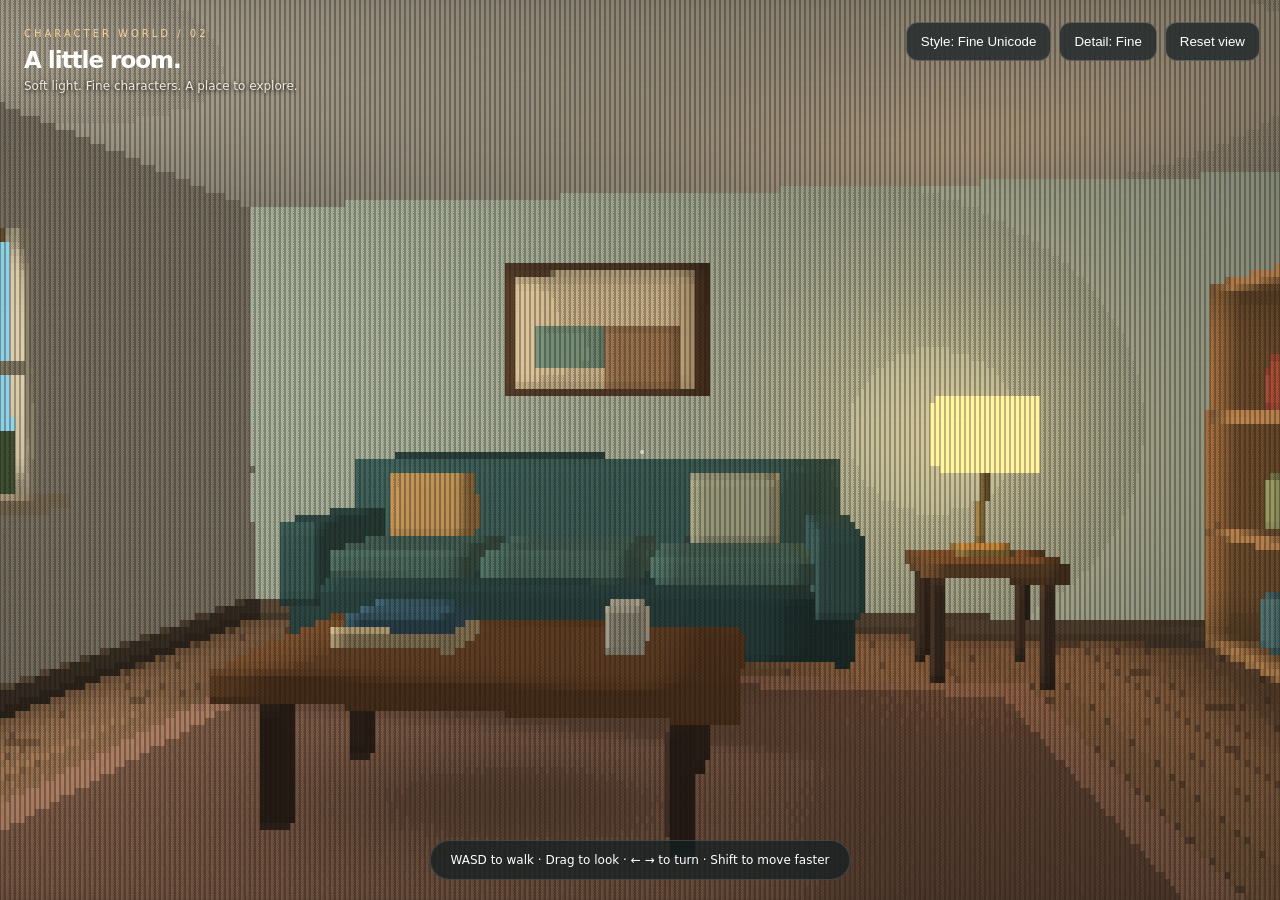
<file: room.html>
<!doctype html>
<html lang="en"><head><meta charset="utf-8"><meta name="viewport" content="width=device-width,initial-scale=1,viewport-fit=cover"><title>Little Room · Character World</title><style>
*{box-sizing:border-box}html,body{margin:0;width:100%;height:100%;overflow:hidden;background:#151c20;color:#fff;font-family:system-ui,sans-serif}canvas{width:100%;height:100%;display:block;touch-action:none}header{position:absolute;top:max(22px,env(safe-area-inset-top));left:24px;pointer-events:none}small{letter-spacing:3px;color:#f7cf90;font-size:10px}h1{font-size:23px;letter-spacing:-1px;margin:6px 0}header p{font-size:12px;color:#eee9dc;margin:0;text-shadow:0 1px 4px #000}.tools{position:absolute;right:20px;top:22px;display:flex;gap:8px}button{border:1px solid #ffffff35;background:#172125bb;color:#fff;padding:11px 14px;border-radius:12px;cursor:pointer;backdrop-filter:blur(10px)}button:hover{background:#394847}footer{position:absolute;bottom:max(20px,env(safe-area-inset-bottom));left:50%;transform:translateX(-50%);font-size:12px;white-space:nowrap;background:#142022bd;border:1px solid #ffffff25;padding:12px 20px;border-radius:30px;pointer-events:none}.cross{position:absolute;left:50%;top:50%;width:4px;height:4px;border-radius:50%;background:#fff9;pointer-events:none}.pad{position:absolute;bottom:68px;left:22px;display:grid;grid-template-columns:48px 48px 48px;gap:5px}.pad button{height:48px;padding:0;font-size:20px;touch-action:none;user-select:none}.up{grid-column:2}.left{grid-column:1}.hint{position:absolute;bottom:92px;right:28px;font-size:11px;opacity:.7;pointer-events:none;display:none}@media(pointer:fine){.pad{display:none}}@media(pointer:coarse){.hint{display:block}footer{font-size:10px;padding:10px 14px}header p{max-width:180px}}@media(max-width:550px){h1{font-size:19px}.tools{top:100px;right:15px}header{left:20px}}
</style></head><body><canvas id="view" aria-label="Interactive first-person room with character-rendered furniture"></canvas><header><small>CHARACTER WORLD / 02</small><h1>A little room.</h1><p>Soft light. Fine characters. A place to explore.</p></header><div class="tools"><button id="style">Style: Fine Unicode</button><button id="detail">Detail: Fine</button><button id="reset">Reset view</button></div><div class="cross"></div><div class="pad"><button class="up" data-key="w" aria-label="Forward">↑</button><button class="left" data-key="a" aria-label="Strafe left">←</button><button data-key="s" aria-label="Backward">↓</button><button data-key="d" aria-label="Strafe right">→</button></div><div class="hint">Drag here to look</div><footer id="help">WASD to walk · Drag to look · ← → to turn · Shift to move faster</footer><script>
'use strict';
// Entire scene, renderer and controls are self-contained. No external assets.
const canvas=document.querySelector('#view'),gl=canvas.getContext('webgl',{alpha:false,antialias:false}),boxes=[],obstacles=[];
function box(x,y,z,w,h,d,c,kind=0,solid=false){boxes.push({x:x-w/2,y,z:z-d/2,X:x+w/2,Y:y+h,Z:z+d/2,c,kind});if(solid)obstacles.push({x:x-w/2-.22,X:x+w/2+.22,z:z-d/2-.22,Z:z+d/2+.22})}
if(!gl){document.querySelector('header p').textContent='WebGL is unavailable. Enable hardware acceleration or try another browser.';throw Error('WebGL unavailable')}
// Room shell: y is height; the viewer starts near the open floor at the front.
box(0,-.15,0,8,.15,8,[155,112,76],1);box(0,3.2,0,8,.12,8,[191,181,159]);
box(0,0,4,8,3.2,.15,[175,184,158]);box(-4,0,0,.15,3.2,8,[196,183,158]);box(4,0,0,.15,3.2,8,[169,174,157]);box(0,0,-4,8,3.2,.15,[192,181,156]);
for(let x of [-3.9,3.9])box(x,0,0,.1,.15,8,[95,76,57]);for(let z of [-3.9,3.9])box(0,0,z,8,.15,.1,[95,76,57]);
// Rug and sofa.
box(-.7,.005,1.0,4.5,.025,3.3,[123,87,66],2);
box(-1.1,.18,2.85,3.3,.43,1.15,[49,81,76],0,true);box(-1.1,.5,3.3,3.3,.8,.25,[63,100,92]);
for(let x of [-2.65,.45])box(x,.45,2.85,.28,.5,1.2,[63,100,92]);for(let x of [-2.12,-1.12,-.12])box(x,.61,2.8,.94,.16,.84,[84,121,106]);
box(-2.1,.77,3,.55,.43,.22,[209,156,86]);box(-.13,.77,3,.56,.43,.22,[181,181,142]);
// Coffee table and books.
box(-1,.53,.8,1.9,.12,.95,[130,81,44],0,true);for(let x of [-1.75,-.25])for(let z of [.45,1.15])box(x,.04,z,.1,.49,.1,[73,52,38]);
box(-1.4,.65,.84,.52,.07,.35,[220,190,135]);box(-1.38,.72,.84,.44,.06,.3,[69,112,130]);box(-.5,.65,.8,.16,.19,.16,[230,219,188]);
// Side table with lamp.
box(1.35,.63,2.95,.8,.1,.7,[122,82,47],0,true);for(let x of [1.05,1.65])for(let z of [2.7,3.2])box(x,.02,z,.07,.61,.07,[76,55,39]);box(1.35,.73,2.95,.3,.06,.3,[170,128,61]);box(1.35,.79,2.95,.05,.5,.05,[173,135,69]);box(1.35,1.25,2.95,.52,.42,.45,[245,202,126],3);
// Bookshelf against right wall.
box(3.65,0,2.4,.48,2.45,2,[103,71,45],0,true);box(3.37,.14,2.4,.1,2.2,1.82,[50,43,36]);
for(let y of [.12,.82,1.52,2.32])box(3.23,y,2.4,.85,.07,2,[157,113,68]);for(let z of [1.43,3.37])box(3.23,.12,z,.85,2.24,.07,[146,100,56]);
for(let level=0;level<3;level++)for(let i=0;i<7;i++){let col=[[153,70,50],[197,161,91],[75,112,114],[132,140,89]][(i+level)%4];box(3.18,.2+level*.7,1.65+i*.22,.46,.32+(i%3)*.08,.14,col)}
// Window, frame and a stylised outdoor view on left wall.
box(-3.905,1.08,.6,.025,1.48,2.25,[190,148,85]);box(-3.88,1.17,.6,.025,1.3,2.04,[121,182,200],3);box(-3.86,1.17,.6,.025,.32,2.04,[114,150,92]);
for(let z of [-.42,.6,1.62])box(-3.83,1.12,z,.09,1.42,.055,[239,221,180]);box(-3.82,1.78,.6,.08,.06,2.1,[239,221,180]);box(-3.79,1.06,.6,.27,.1,2.3,[215,190,147]);
// Desk and stool on left near the entry.
box(-3.2,.77,-1.6,1.15,.1,1.65,[159,111,64],0,true);for(let x of [-3.65,-2.75])for(let z of [-2.25,-.95])box(x,0,z,.1,.77,.1,[88,62,44]);box(-3.12,.87,-1.6,.66,.035,.46,[225,216,182]);box(-2.15,.42,-1.6,.55,.14,.55,[125,83,48],0,true);for(let x of [-2.35,-1.95])for(let z of [-1.8,-1.4])box(x,0,z,.07,.42,.07,[96,67,45]);
// Door, wall art and potted plant.
box(1.5,.02,-3.905,1.15,2.5,.03,[103,79,57]);box(1.05,1.15,-3.86,.09,.09,.07,[216,176,92]);
box(-1.1,1.7,3.895,1.5,1,.05,[96,67,43]);box(-1.1,1.77,3.858,1.34,.85,.025,[221,193,146]);box(-1.35,1.9,3.84,.56,.35,.02,[116,143,117]);box(-.83,1.78,3.82,.55,.44,.02,[163,119,77]);
box(2.95,.02,-2.6,.52,.48,.52,[173,105,72],0,true);box(2.95,.5,-2.6,.08,1.08,.08,[105,91,48]);for(let i=0;i<7;i++){let t=i*2.4;box(2.95+Math.sin(t)*.24,.72+i*.12,-2.6+Math.cos(t)*.24,.42,.2,.32,[69+i*4,110+i*3,65])}
let px=0,pz=-2.6,yaw=-.13,pitch=-.035,mode=0,keys={},aspect,last=0,velocityX=0,velocityZ=0,detail=5;
// A small WebGL mesh renderer, followed by a GPU character-atlas pass.
function shader(type,src){const sh=gl.createShader(type);gl.shaderSource(sh,src);gl.compileShader(sh);if(!gl.getShaderParameter(sh,gl.COMPILE_STATUS))throw Error(gl.getShaderInfoLog(sh));return sh}
function program(v,f){const p=gl.createProgram();gl.attachShader(p,shader(gl.VERTEX_SHADER,v));gl.attachShader(p,shader(gl.FRAGMENT_SHADER,f));gl.linkProgram(p);if(!gl.getProgramParameter(p,gl.LINK_STATUS))throw Error(gl.getProgramInfoLog(p));return p}
const scene=program(`attribute vec3 position,normal,colour;attribute float material;uniform vec3 eye;uniform vec2 angles;uniform float aspect;varying vec3 P,N,C;varying float M;void main(){P=position;N=normal;C=colour;M=material;vec3 d=position-eye;float s=sin(angles.x),c=cos(angles.x),sp=sin(angles.y),cp=cos(angles.y);float x=c*d.x-s*d.z;float z=s*d.x+c*d.z;float y=cp*d.y-sp*z;z=sp*d.y+cp*z;gl_Position=vec4(x/0.72,y*aspect/0.72,z*1.002-0.10,z);}`,`precision highp float;varying vec3 P,N,C;varying float M;
float shadow(vec2 p,vec2 center,vec2 size){return exp(-dot((p-center)/size,(p-center)/size)*2.0);}
void main(){vec3 n=normalize(N);vec3 daylight=normalize(vec3(-3.7,2.0,0.6)-P);vec3 lamp=vec3(1.35,1.45,2.95)-P;float ld=length(lamp);float light=0.48+0.42*max(dot(n,daylight),0.0);vec3 col=C;float occ=1.0;
if(M>0.5&&M<1.5){float plank=floor((P.x+4.0)*5.0);float seam=step(0.96,fract((P.x+4.0)*5.0));float joint=step(0.984,fract((P.z+4.0+mod(plank,2.0)*0.65)/1.3));float grain=sin(P.z*90.0+sin(P.x*12.0)*3.0)*sin(P.x*130.0+P.z*3.0);col*=0.92+0.07*sin(plank*32.3)+grain*0.025;col*=1.0-0.23*max(seam,joint);}
if(P.y<0.06){occ-=0.34*shadow(P.xz,vec2(-1.1,2.85),vec2(2.0,0.85));occ-=0.26*shadow(P.xz,vec2(-1.0,0.8),vec2(1.3,0.8));occ-=0.25*shadow(P.xz,vec2(-3.2,-1.6),vec2(.8,1.1));occ-=0.26*shadow(P.xz,vec2(3.23,2.4),vec2(.8,1.3));occ-=0.22*shadow(P.xz,vec2(2.95,-2.6),vec2(.6));occ*=0.82+0.18*smoothstep(0.0,.5,4.0-max(abs(P.x),abs(P.z)));float sun=1.0-smoothstep(.8,1.1,abs(P.z-.5+P.x*.12));sun*=smoothstep(-3.8,-3.0,P.x)*(1.0-smoothstep(-.3,.6,P.x));light+=sun*.17;}
if(M>1.5&&M<2.5){float border=step(2.05,abs(P.x+.7))+step(1.45,abs(P.z-1.0));col*=mix(.94,1.25,min(1.0,border));col*=.98+.02*sin(P.x*160.0)*sin(P.z*160.0);}
vec3 lit=col*light*occ+col*vec3(1.0,.68,.35)*max(dot(n,normalize(lamp)),0.0)*.65/(1.0+ld*ld*.8);if(M>2.5)lit=col*1.12;lit=pow(max(lit,vec3(0.0)),vec3(.90));gl_FragColor=vec4(lit,1.0);}`);
const vertices=[];
for(const b of boxes){const center=[(b.x+b.X)/2,(b.y+b.Y)/2,(b.z+b.Z)/2],half=[(b.X-b.x)/2,(b.Y-b.y)/2,(b.Z-b.z)/2];const round=(b.kind===0&&Math.max(...half)<1.8)?Math.min(.065,Math.min(...half)*.35):0;const segments=round?6:1;
function vertex(axis,sign,u,v){let a=(axis+1)%3,d=(axis+2)%3,p=[0,0,0];p[axis]=sign*half[axis];p[a]=u*half[a];p[d]=v*half[d];let q=p.map((x,i)=>Math.max(-half[i]+round,Math.min(half[i]-round,x))),n=p.map((x,i)=>x-q[i]);let len=Math.hypot(...n);if(!round){n=[0,0,0];n[axis]=sign;}else n=n.map(x=>x/len);for(let i=0;i<3;i++)vertices.push(center[i]+(round?q[i]+n[i]*round:p[i]));vertices.push(...n,...b.c.map(x=>x/255),b.kind)}
for(let axis=0;axis<3;axis++)for(let sign of [-1,1])for(let i=0;i<segments;i++)for(let j=0;j<segments;j++){let u=i/segments*2-1,v=j/segments*2-1,U=(i+1)/segments*2-1,V=(j+1)/segments*2-1;vertex(axis,sign,u,v);vertex(axis,sign,U,v);vertex(axis,sign,U,V);vertex(axis,sign,u,v);vertex(axis,sign,U,V);vertex(axis,sign,u,V)}}
const mesh=gl.createBuffer();gl.bindBuffer(gl.ARRAY_BUFFER,mesh);gl.bufferData(gl.ARRAY_BUFFER,new Float32Array(vertices),gl.STATIC_DRAW);
const post=program(`attribute vec2 point;varying vec2 uv;void main(){uv=point*.5+.5;gl_Position=vec4(point,0.,1.);}`,`precision highp float;uniform sampler2D sceneTex,atlas;uniform vec2 resolution;uniform float cell,mode;varying vec2 uv;void main(){if(mode>1.5){gl_FragColor=texture2D(sceneTex,uv);return;}vec2 size=vec2(cell,cell*1.4);vec2 pixel=uv*resolution;vec2 grid=floor(pixel/size);vec2 sampleUV=(grid+.5)*size/resolution;vec3 col=texture2D(sceneTex,sampleUV).rgb;float lum=dot(col,vec3(.2126,.7152,.0722));float glyph=floor(clamp(lum*1.3,0.,.999)*8.);float row=mode<.5?0.:1.;vec2 local=fract(pixel/size);float ink=texture2D(atlas,vec2((glyph+local.x)/8.,(row+1.-local.y)/2.)).r;float strength=mode<.5?.24:.62;float shade=mix(1.-strength,1.09,ink);vec2 screen=uv*(1.-uv);float vignette=.88+.12*pow(16.*screen.x*screen.y,.25);gl_FragColor=vec4(col*shade*vignette,1.);}`);
const quad=gl.createBuffer();gl.bindBuffer(gl.ARRAY_BUFFER,quad);gl.bufferData(gl.ARRAY_BUFFER,new Float32Array([-1,-1,1,-1,-1,1,-1,1,1,-1,1,1]),gl.STATIC_DRAW);
const atlasCanvas=document.createElement('canvas');atlasCanvas.width=128;atlasCanvas.height=40;const ac=atlasCanvas.getContext('2d');ac.fillStyle='#000';ac.fillRect(0,0,128,40);ac.fillStyle='#fff';ac.font='18px monospace';ac.textAlign='center';ac.textBaseline='middle';['·░▒▓▓█▓█',' .:-=+*#'].forEach((line,row)=>[...line].forEach((char,i)=>ac.fillText(char,i*16+8,row*20+10)));
function texture(){let t=gl.createTexture();gl.bindTexture(gl.TEXTURE_2D,t);gl.texParameteri(gl.TEXTURE_2D,gl.TEXTURE_MIN_FILTER,gl.LINEAR);gl.texParameteri(gl.TEXTURE_2D,gl.TEXTURE_MAG_FILTER,gl.LINEAR);gl.texParameteri(gl.TEXTURE_2D,gl.TEXTURE_WRAP_S,gl.CLAMP_TO_EDGE);gl.texParameteri(gl.TEXTURE_2D,gl.TEXTURE_WRAP_T,gl.CLAMP_TO_EDGE);return t}
const atlas=texture();gl.texImage2D(gl.TEXTURE_2D,0,gl.RGBA,gl.RGBA,gl.UNSIGNED_BYTE,atlasCanvas);const target=texture(),fb=gl.createFramebuffer(),depth=gl.createRenderbuffer();
function resize(){const ratio=Math.min(devicePixelRatio||1,1.5),scale=Math.min(1,1600/(innerWidth*ratio));canvas.width=Math.round(innerWidth*ratio*scale);canvas.height=Math.round(innerHeight*ratio*scale);aspect=innerWidth/innerHeight;gl.bindTexture(gl.TEXTURE_2D,target);gl.texImage2D(gl.TEXTURE_2D,0,gl.RGBA,canvas.width,canvas.height,0,gl.RGBA,gl.UNSIGNED_BYTE,null);gl.bindRenderbuffer(gl.RENDERBUFFER,depth);gl.renderbufferStorage(gl.RENDERBUFFER,gl.DEPTH_COMPONENT16,canvas.width,canvas.height);gl.bindFramebuffer(gl.FRAMEBUFFER,fb);gl.framebufferTexture2D(gl.FRAMEBUFFER,gl.COLOR_ATTACHMENT0,gl.TEXTURE_2D,target,0);gl.framebufferRenderbuffer(gl.FRAMEBUFFER,gl.DEPTH_ATTACHMENT,gl.RENDERBUFFER,depth);if(gl.checkFramebufferStatus(gl.FRAMEBUFFER)!==gl.FRAMEBUFFER_COMPLETE)throw Error('Framebuffer incomplete');gl.bindFramebuffer(gl.FRAMEBUFFER,null)}addEventListener('resize',resize);resize();
document.querySelector('#detail').onclick=e=>{detail=detail===5?3:detail===3?8:5;e.target.textContent='Detail: '+(detail===3?'Ultra':detail===5?'Fine':'Retro')};
function attrib(p,name,size,stride,offset){const a=gl.getAttribLocation(p,name);gl.enableVertexAttribArray(a);gl.vertexAttribPointer(a,size,gl.FLOAT,false,stride,offset)}
const uniforms={};function loc(p,name){const k=(p===scene?'s':'p')+name;return uniforms[k]??(uniforms[k]=gl.getUniformLocation(p,name))}
function render(){gl.viewport(0,0,canvas.width,canvas.height);gl.bindFramebuffer(gl.FRAMEBUFFER,fb);gl.enable(gl.DEPTH_TEST);gl.clearColor(.1,.12,.12,1);gl.clear(gl.COLOR_BUFFER_BIT|gl.DEPTH_BUFFER_BIT);gl.useProgram(scene);gl.bindBuffer(gl.ARRAY_BUFFER,mesh);attrib(scene,'position',3,40,0);attrib(scene,'normal',3,40,12);attrib(scene,'colour',3,40,24);attrib(scene,'material',1,40,36);gl.uniform3f(loc(scene,'eye'),px,1.55,pz);gl.uniform2f(loc(scene,'angles'),yaw,pitch);gl.uniform1f(loc(scene,'aspect'),aspect);gl.drawArrays(gl.TRIANGLES,0,vertices.length/10);
for(let i=0;i<gl.getParameter(gl.MAX_VERTEX_ATTRIBS);i++)gl.disableVertexAttribArray(i);gl.bindFramebuffer(gl.FRAMEBUFFER,null);gl.disable(gl.DEPTH_TEST);gl.useProgram(post);gl.bindBuffer(gl.ARRAY_BUFFER,quad);attrib(post,'point',2,0,0);gl.activeTexture(gl.TEXTURE0);gl.bindTexture(gl.TEXTURE_2D,target);gl.uniform1i(loc(post,'sceneTex'),0);gl.activeTexture(gl.TEXTURE1);gl.bindTexture(gl.TEXTURE_2D,atlas);gl.uniform1i(loc(post,'atlas'),1);gl.uniform2f(loc(post,'resolution'),canvas.width,canvas.height);gl.uniform1f(loc(post,'cell'),detail*canvas.width/innerWidth);gl.uniform1f(loc(post,'mode'),mode);gl.drawArrays(gl.TRIANGLES,0,6);gl.activeTexture(gl.TEXTURE0)}
canvas.addEventListener('webglcontextlost',e=>{e.preventDefault();document.querySelector('#help').textContent='Graphics paused. Reload this file to resume.'});
function reset(){px=0;pz=-2.6;yaw=-.13;pitch=-.035;keys={};velocityX=velocityZ=0}document.querySelector('#reset').onclick=reset;
document.querySelector('#style').onclick=e=>{mode=(mode+1)%3;e.target.textContent='Style: '+['Fine Unicode','ASCII','Smooth 3D'][mode]};
function free(x,z){return x>-3.68&&x<3.68&&z>-3.68&&z<3.68&&!obstacles.some(o=>x>o.x&&x<o.X&&z>o.z&&z<o.Z)}
addEventListener('keydown',e=>{if(e.target.tagName==='INPUT')return;if(['ArrowLeft','ArrowRight','ArrowUp','ArrowDown',' '].includes(e.key))e.preventDefault();keys[e.key.toLowerCase()]=true});addEventListener('keyup',e=>keys[e.key.toLowerCase()]=false);addEventListener('blur',()=>keys={});document.addEventListener('visibilitychange',()=>keys={});
let drag=null;canvas.addEventListener('pointerdown',e=>{drag={id:e.pointerId,x:e.clientX,y:e.clientY};canvas.setPointerCapture(e.pointerId)});canvas.addEventListener('pointermove',e=>{if(!drag||drag.id!==e.pointerId)return;yaw+=(e.clientX-drag.x)*.004;pitch=Math.max(-.75,Math.min(.75,pitch-(e.clientY-drag.y)*.003));drag.x=e.clientX;drag.y=e.clientY});function endDrag(){drag=null}canvas.addEventListener('pointerup',endDrag);canvas.addEventListener('pointercancel',endDrag);
for(const b of document.querySelectorAll('[data-key]')){b.addEventListener('pointerdown',e=>{e.preventDefault();b.setPointerCapture(e.pointerId);keys[b.dataset.key]=true});for(const event of ['pointerup','pointercancel','lostpointercapture'])b.addEventListener(event,()=>keys[b.dataset.key]=false)}
if(matchMedia('(pointer:coarse)').matches)document.querySelector('#help').textContent='Arrow pad to walk · Drag the room to look around';
function frame(now){let dt=Math.min((now-last)/1000,.04);last=now;yaw+=((keys.arrowright?1:0)-(keys.arrowleft?1:0))*dt*1.6;let forward=(keys.w||keys.arrowup?1:0)-(keys.s||keys.arrowdown?1:0),side=(keys.d?1:0)-(keys.a?1:0),speed=(keys.shift?3:1.8)/Math.max(1,Math.hypot(forward,side));let targetX=(Math.sin(yaw)*forward+Math.cos(yaw)*side)*speed,targetZ=(Math.cos(yaw)*forward-Math.sin(yaw)*side)*speed;let blend=1-Math.exp(-dt*14);velocityX+=(targetX-velocityX)*blend;velocityZ+=(targetZ-velocityZ)*blend;let nx=px+velocityX*dt,nz=pz+velocityZ*dt;if(free(nx,pz))px=nx;else velocityX=0;if(free(px,nz))pz=nz;else velocityZ=0;render();requestAnimationFrame(frame)}requestAnimationFrame(frame);

</script></body></html>
</file>
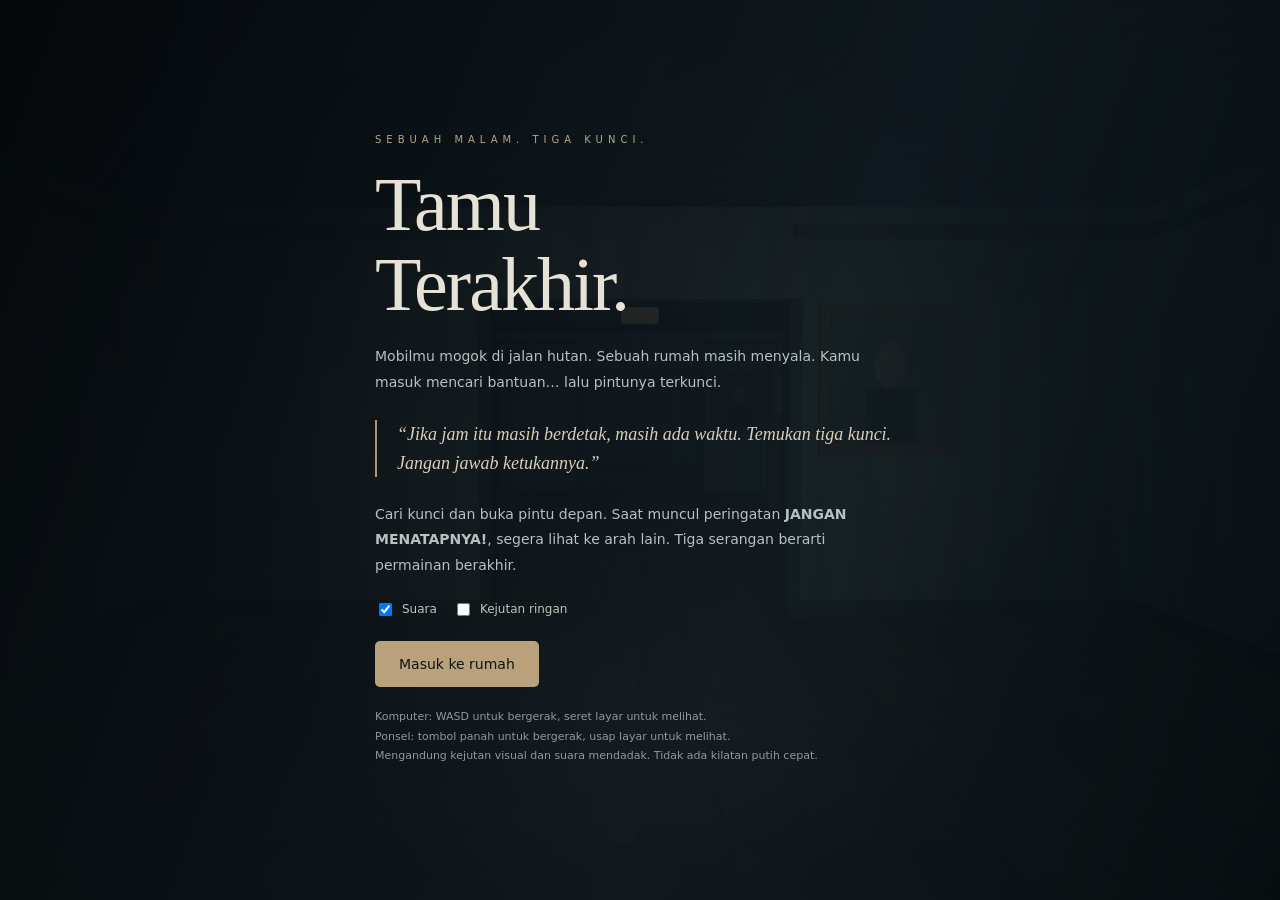
<file: tamu-terakhir.html>
<!doctype html><html lang="id"><head><meta charset="utf-8"><meta name="viewport" content="width=device-width,initial-scale=1,viewport-fit=cover"><title>Tamu Terakhir</title><style>
*{box-sizing:border-box}html,body{margin:0;width:100%;height:100%;overflow:hidden;background:#080c0d;color:#e7e2d6;font:14px system-ui,sans-serif}button{font:inherit;cursor:pointer;color:inherit;background:#142124e8;border:1px solid #71808055;border-radius:5px;padding:11px 17px}button:hover{border-color:#c0a476}canvas#world{width:100%;height:100%;display:block;touch-action:none}.layer{position:absolute;inset:0;pointer-events:none}#vignette{background:radial-gradient(ellipse,transparent 30%,#0009 100%)}#hud{display:none;padding:24px;text-shadow:0 2px 4px #000}.brand{font:10px system-ui;letter-spacing:4px;color:#ada18b}.stats{display:flex;gap:24px;margin-top:12px;font-size:13px}.stats b{color:#e6c38b}#room{position:absolute;right:24px;top:24px;font-size:11px;letter-spacing:3px;text-transform:uppercase}#objective{margin-top:12px;font-size:12px;color:#b1bdbd}#cross{position:absolute;left:50%;top:50%;width:4px;height:4px;background:#d9cbaa99;border-radius:50%}#prompt{position:absolute;bottom:110px;width:100%;text-align:center;color:#f4d296;font-size:14px}#toast{position:absolute;top:24%;left:15%;width:70%;text-align:center;opacity:0;transition:opacity .3s;font:italic 18px Georgia,serif;text-shadow:0 2px 9px #000}#warning{display:none;position:absolute;top:36%;width:100%;text-align:center;color:#ffb5a3;font-size:22px;letter-spacing:4px;text-shadow:0 0 15px #000}#warning small{display:block;font-size:12px;letter-spacing:1px;margin-top:12px}.bar{height:4px;width:180px;background:#3b2222;margin:15px auto}.bar i{display:block;background:#e09d87;height:100%;width:0}#actions{position:absolute;bottom:24px;right:24px;display:flex;gap:7px;pointer-events:auto}#help{position:absolute;bottom:28px;left:24px;font-size:11px;color:#9facac}.screen{position:absolute;inset:0;display:flex;align-items:center;justify-content:center;background:linear-gradient(110deg,#05090cef,#111b22ce 60%,#071014b8);padding:24px;overflow:auto}.card{width:min(530px,100%)}.eyebrow{color:#b3a68b;font-size:10px;letter-spacing:5px}h1{font:clamp(44px,7vw,76px)/1.05 Georgia,serif;font-weight:400;margin:20px 0;letter-spacing:-2px}h2{font:32px Georgia,serif;font-weight:400}p{line-height:1.8;color:#b7c1c2}.rule{border-left:2px solid #a99775;padding:0 0 0 20px;margin:25px 0;color:#d8ceba;font:italic 18px/1.6 Georgia,serif}.primary{background:#b8a17b;color:#0d1516;border:0;padding:15px 24px}.options{display:flex;gap:16px;margin:22px 0;font-size:12px;color:#c0c4ba;flex-wrap:wrap}.options label{display:flex;align-items:center;gap:7px}.fine{font-size:11px;color:#8e9b9e;margin-top:20px;line-height:1.8}.hidden{display:none!important}#modal .card{background:#152022;border:1px solid #68797466;padding:28px;max-height:90vh;overflow:auto}#modal{background:#000a}#map{width:100%;max-width:330px;display:block;margin:10px auto;background:#101a1c}#scare{display:none;background:radial-gradient(ellipse,#06080988,#0009);align-items:center;justify-content:center}#scare .face{width:150px;height:220px;border-radius:48% 45% 40% 43%;background:linear-gradient(120deg,#727b6a,#202b2b);box-shadow:0 0 80px #000;transform:rotate(-7deg);position:relative}#scare .face:before{content:'';position:absolute;top:70px;left:23px;width:36px;height:24px;background:#030809;border-radius:50%;box-shadow:67px 4px #030809}#scare .face:after{content:'';position:absolute;top:135px;left:61px;width:26px;height:55px;background:#030809;border-radius:50%}.pad{display:none;position:absolute;bottom:25px;left:20px;grid-template-columns:48px 48px 48px;gap:5px;pointer-events:auto}.pad button{padding:0;height:48px;touch-action:none;user-select:none;font-size:20px}.pad .up{grid-column:2}.pad .left{grid-column:1}@media(pointer:coarse){.pad{display:grid}#help{display:none}#actions{bottom:28px;right:16px;max-width:155px;flex-wrap:wrap}#actions button{padding:11px}#prompt{bottom:155px}#hud{padding:18px}.stats{gap:14px}#room{top:100px;right:18px;font-size:10px}}@media(max-width:600px){#objective{max-width:220px}#help{max-width:190px;line-height:1.6}#actions{gap:4px}#actions button{padding:10px}.brand{letter-spacing:2px}#warning{font-size:17px}#toast{font-size:15px}}
</style></head><body><canvas id="world" aria-label="Permainan rumah berhantu orang pertama"></canvas><div id="vignette" class="layer"></div><div id="hud" class="layer"><div class="brand">TAMU TERAKHIR</div><div class="stats"><span>KUNCI <b id="keyCount">0 / 3</b></span><span>NYAWA <b id="lives">● ● ●</b></span><span id="clock">00:00</span></div><div id="objective">Cari tiga kunci. Kembali ke pintu depan.</div><div id="room">Ruang masuk</div><div id="cross"></div><div id="prompt"></div><div id="toast" role="status"></div><div id="warning">JANGAN MENATAPNYA!<small>Segera putar pandangan ke arah lain.</small><div class="bar"><i id="gazeBar"></i></div></div><div id="help">WASD / panah: berjalan · Seret: melihat<br>E: berinteraksi · F: senter · M: denah · Esc: jeda</div><div id="actions"><button id="interact">Ambil / buka</button><button id="flash">Senter: aktif</button><button id="mapButton">Denah</button><button id="pauseButton">Jeda</button></div><div class="pad"><button class="up" data-key="w" aria-label="Maju">↑</button><button class="left" data-key="a" aria-label="Kiri">←</button><button data-key="s" aria-label="Mundur">↓</button><button data-key="d" aria-label="Kanan">→</button></div></div><div id="scare" class="layer"><div class="face"></div></div>
<div id="start" class="screen"><div class="card"><div class="eyebrow">SEBUAH MALAM. TIGA KUNCI.</div><h1>Tamu<br>Terakhir.</h1><p>Mobilmu mogok di jalan hutan. Sebuah rumah masih menyala. Kamu masuk mencari bantuan… lalu pintunya terkunci.</p><div class="rule">“Jika jam itu masih berdetak, masih ada waktu. Temukan tiga kunci. Jangan jawab ketukannya.”</div><p>Cari kunci dan buka pintu depan. Saat muncul peringatan <strong>JANGAN MENATAPNYA!</strong>, segera lihat ke arah lain. Tiga serangan berarti permainan berakhir.</p><div class="options"><label><input id="sound" type="checkbox" checked> Suara</label><label><input id="mild" type="checkbox"> Kejutan ringan</label></div><button id="begin" class="primary">Masuk ke rumah</button><div class="fine">Komputer: WASD untuk bergerak, seret layar untuk melihat.<br>Ponsel: tombol panah untuk bergerak, usap layar untuk melihat.<br>Mengandung kejutan visual dan suara mendadak. Tidak ada kilatan putih cepat.</div></div></div>
<div id="modal" class="screen hidden"><div class="card"><h2 id="modalTitle"></h2><div id="modalText"></div><canvas id="map" width="360" height="360" class="hidden"></canvas><div class="options"><label><input id="sound2" type="checkbox" checked> Suara</label><label><input id="mild2" type="checkbox"> Kejutan ringan</label></div><button id="resume" class="primary">Lanjutkan</button></div></div><div id="ending" class="screen hidden"><div class="card"><div class="eyebrow" id="endTag"></div><h1 id="endTitle"></h1><p id="endText"></p><div class="rule" id="endStats"></div><button id="restart" class="primary">Main lagi</button></div></div>
<script>
'use strict';
const $=s=>document.querySelector(s),canvas=$('#world'),gl=canvas.getContext('webgl',{antialias:true,alpha:false});
if(!gl){$('#begin').disabled=true;$('#begin').textContent='WebGL tidak tersedia';throw Error('WebGL unavailable')}
const staticV=[],walls=[],solids=[];let dest=staticV;const wood=[.24,.15,.095],wall=[.22,.255,.23],trim=[.095,.115,.10],cloth=[.16,.215,.19];
function tri(a,b,c,n,color,mat=0){for(let p of [a,b,c])dest.push(...p,...n,...color,mat)}
function box(x,y,z,w,h,d,col,mat=0,solid=false){let a=[x-w/2,y,z-d/2],b=[x+w/2,y+h,z+d/2];for(let axis=0;axis<3;axis++)for(let sign of [-1,1]){let k=(axis+1)%3,l=(axis+2)%3,p=[];for(let [u,v]of [[0,0],[1,0],[1,1],[0,1]]){let q=[0,0,0];q[axis]=sign<0?a[axis]:b[axis];q[k]=u?b[k]:a[k];q[l]=v?b[l]:a[l];p.push(q)}let n=[0,0,0];n[axis]=sign;tri(p[0],p[1],p[2],n,col,mat);tri(p[0],p[2],p[3],n,col,mat)}if(solid)solids.push({x:a[0]-.23,X:b[0]+.23,z:a[2]-.23,Z:b[2]+.23})}
function ell(x,y,z,rx,ry,rz,col,mat=0){let nu=18,nv=12;function p(u,v){let t=u*2*Math.PI,b=.001+v*(Math.PI-.002),n=[Math.cos(t)*Math.sin(b),Math.cos(b),Math.sin(t)*Math.sin(b)];return {p:[x+rx*n[0],y+ry*n[1],z+rz*n[2]],n:[n[0]/rx,n[1]/ry,n[2]/rz]}}for(let j=0;j<nv;j++)for(let i=0;i<nu;i++){let a=p(i/nu,j/nv),b=p((i+1)/nu,j/nv),c=p((i+1)/nu,(j+1)/nv),d=p(i/nu,(j+1)/nv);for(let q of [a,b,c,a,c,d])dest.push(...q.p,...q.n,...col,mat)}}
function partition(x,z,w,d){box(x,0,z,w,3.2,d,wall,2,true);walls.push({x:x-w/2,X:x+w/2,z:z-d/2,Z:z+d/2});box(x,0,z,w+.03,.14,d+.03,trim);box(x,2.96,z,w+.04,.10,d+.04,trim)}
box(0,-.12,0,24,.12,24,[.24,.17,.11],1);box(0,3.2,0,24,.15,24,[.12,.145,.14],2);
for(let z of [-12,12])partition(0,z,24,.2);for(let x of [-12,12])partition(x,0,.2,24);
// Nine spaces, joined through twelve permanent openings. Routes form loops.
for(let line of [-4,4])for(let center of [-8,0,8]){partition(line,center-2.6,.18,2.8);partition(line,center+2.6,.18,2.8);box(line,2.5,center,.18,.7,2.4,wall,2);for(let z of [center-1.2,center+1.2])box(line,0,z,.3,2.5,.10,trim);partition(center-2.6,line,2.8,.18);partition(center+2.6,line,2.8,.18);box(center,2.5,line,2.4,.7,.18,wall,2);for(let x of [center-1.2,center+1.2])box(x,0,line,.10,2.5,.3,trim)}
// Exterior moonlit window panels and silhouettes of branches.
for(let x of [-11.87,11.87])for(let z of [-8,0,8]){box(x,1.1,z,.04,1.55,2.5,[.07,.16,.22],3);for(let dz of [-1.25,0,1.25])box(x-Math.sign(x)*.04,1.05,z+dz,.09,1.65,.07,trim);box(x-Math.sign(x)*.05,1.82,z,.08,.07,2.5,trim);box(x-Math.sign(x)*.06,1.07,z,.07,.64,.06,[.018,.03,.03]);}
function table(x,z,w=1.5,d=.8){box(x,.72,z,w,.12,d,wood,0,true);for(let dx of [-w/2+.1,w/2-.1])for(let dz of [-d/2+.1,d/2-.1])box(x+dx,0,z+dz,.12,.72,.12,trim)}
function shelf(x,z){box(x,0,z,2.3,2.4,.45,wood,0,true);for(let y of [.35,1,1.65]){box(x,y,z-.25,2.08,.5,.03,[.045,.055,.05]);for(let i=0;i<6;i++)box(x-.86+i*.30,y,z-.30,.17,.25+(i%3)*.06,.24,[[.25,.13,.09],[.20,.23,.16],[.12,.17,.19]][i%3]);}}
function chair(x,z){box(x,.43,z,.6,.10,.65,wood,0,true);box(x,.52,z+.26,.6,.68,.09,wood);for(let dx of [-.22,.22])for(let dz of [-.23,.23])box(x+dx,0,z+dz,.065,.43,.065,trim)}
function bed(x,z){box(x,.2,z,2,.35,3,wood,0,true);box(x,.55,z,1.9,.23,2.9,[.31,.29,.22]);box(x,.78,z-.65,1.9,.05,1.45,[.16,.205,.20]);box(x,.8,z+1,.85,.15,.5,[.38,.37,.30]);box(x,.35,z+1.45,2,1,.12,wood)}
// Entrance, west lounge, east dining, study, hall, kitchen, bedroom, storage, bath.
table(-2.6,-10.5,1.4,.7);box(0,0,-11.84,1.9,2.65,.12,[.16,.09,.065]);for(let x of [-1,1])box(x,0,-11.75,.10,2.75,.17,wood);box(0,2.67,-11.75,2.1,.1,.17,wood);box(.68,1.1,-11.73,.1,.1,.1,[.45,.31,.12],4);
box(-8,.22,-9.8,3,.48,1.2,cloth,0,true);box(-8,.6,-10.3,3,.8,.22,cloth);for(let x of [-9.35,-6.65])box(x,.45,-9.8,.3,.6,1.3,cloth);table(-8,-7.6);box(-10.8,0,-5.7,1.4,1.6,.6,[.10,.115,.105],0,true);
table(8,-8,2.8,1.3);for(let x of [7,9]){chair(x,-6.5);chair(x,-9.5)}shelf(9.5,-11.4);
shelf(-10,3.5);shelf(-7,3.5);table(-9,0,2,1);chair(-9,1.2);
box(0,.01,0,3.1,.015,3.1,[.19,.11,.09]);box(2.6,0,2.6,.7,2.5,.45,wood,0,true);box(2.6,1.65,2.34,.52,.52,.02,[.31,.30,.25]);box(2.6,1.88,2.32,.025,.20,.03,trim);
for(let z of [-1.5,0,1.5])box(10.8,0,z,1,.92,1.5,[.25,.26,.21],0,true);box(10.8,.92,0,1.1,.10,4.6,[.37,.37,.32]);table(7,1.8);box(6.1,0,-2.4,1,2.2,.8,[.24,.265,.24],0,true);
bed(-9,9);table(-6,10,1,.6);shelf(-10.3,4.6);
for(let x of [-2.5,2.5])for(let z of [6,9,10.7]){box(x,0,z,1.3,.9,1.1,wood,0,true);box(x,.9,z,.9,.55,.8,[.18,.14,.085])}table(0,10.5);
box(9.8,.15,9,1.45,.65,2.8,[.36,.39,.35],0,true);box(9.8,.65,9,1.17,.05,2.4,[.09,.15,.14]);box(6.2,0,10.5,.8,.8,.7,[.33,.35,.31],0,true);box(6.2,1.3,11.83,1.1,1.1,.04,[.12,.19,.19],3);
// Lamps and old portraits in every room.
for(let x of [-8,0,8])for(let z of [-8,0,8]){box(x,3.02,z,.12,.18,.12,trim);box(x,2.88,z,.5,.15,.5,[.42,.32,.16],4);let pz=z+3.83;box(x+1.9,1.3,pz,1.05,1.15,.06,wood);box(x+1.9,1.38,pz-.045,.9,.99,.025,[.135,.16,.14]);ell(x+1.9,1.98,pz-.07,.13,.18,.025,[.27,.26,.21]);box(x+1.9,1.4,pz-.08,.38,.4,.02,[.06,.08,.075]);}
const names=['Ruang tamu','Ruang masuk','Ruang makan','Ruang kerja','Aula tengah','Dapur','Kamar tidur','Gudang','Kamar mandi'];
const spots=[{x:-8,z:-7.6,y:.92},{x:8,z:-8,y:.92},{x:-9,z:0,y:.92},{x:7,z:1.8,y:.92},{x:-6,z:10,y:.92},{x:0,z:10.5,y:.92},{x:6.2,z:10.5,y:.94}];
let pickups=[],keys={},px=0,pz=-9.5,yaw=0,pitch=-.05,life=3,count=0,elapsed=0,playing=false,paused=false,won=false,flash=true,muted=false,mild=false,last=0,stepT=0,clockT=0,ghost=null,nextGhost=25,scareT=0,toastT=0,flicker=0,events=new Set(),seen=new Set(),currentTarget=null,velocityX=0,velocityZ=0;
const note={x:-2.6,z:-10.5,y:.87,kind:'note',taken:false};
function roomID(x,z){return Math.max(0,Math.min(2,Math.floor((z+12)/8)))*3+Math.max(0,Math.min(2,Math.floor((x+12)/8)))}
function free(x,z){return x>-11.65&&x<11.65&&z>-11.65&&z<11.65&&!solids.some(o=>x>o.x&&x<o.X&&z>o.z&&z<o.Z)}
function sight(x,z,X,Z){let d=Math.hypot(X-x,Z-z),steps=Math.ceil(d/.12);for(let i=1;i<steps;i++){let a=x+(X-x)*i/steps,b=z+(Z-z)*i/steps;if(walls.some(o=>a>o.x&&a<o.X&&b>o.z&&b<o.Z))return false}return true}
function toast(t){$('#toast').textContent=t;toastT=4;$('#toast').style.opacity=1}
// All audio is synthesised locally: filtered noise and oscillators, no media files.
let audio=null,master=null,noise=null,drone=null;
function initAudio(){try{if(!audio){audio=new(window.AudioContext||window.webkitAudioContext)();master=audio.createGain();master.gain.value=muted?0:.45;master.connect(audio.destination);noise=audio.createBuffer(1,audio.sampleRate*2,audio.sampleRate);let a=noise.getChannelData(0);for(let i=0;i<a.length;i++)a[i]=Math.random()*2-1;drone=audio.createOscillator();let gain=audio.createGain();drone.frequency.value=43;gain.gain.value=.045;drone.connect(gain);gain.connect(master);drone.start()}audio.resume().catch(()=>{})}catch(e){toast('Audio tidak tersedia. Permainan tetap dapat dimainkan.')}}
function tone(freq,duration,volume=.15,type='sine',delay=0,endFreq=0){if(!audio||muted)return;let o=audio.createOscillator(),g=audio.createGain(),t=audio.currentTime+delay;o.type=type;o.frequency.setValueAtTime(freq,t);if(endFreq)o.frequency.exponentialRampToValueAtTime(Math.max(15,endFreq),t+duration);g.gain.setValueAtTime(.001,t);g.gain.linearRampToValueAtTime(volume,t+.01);g.gain.exponentialRampToValueAtTime(.001,t+duration);o.connect(g);g.connect(master);o.start(t);o.stop(t+duration+.02)}
function hiss(duration=.2,volume=.2,cutoff=500){if(!audio||muted)return;let b=audio.createBufferSource(),f=audio.createBiquadFilter(),g=audio.createGain(),t=audio.currentTime;b.buffer=noise;f.type='lowpass';f.frequency.value=cutoff;g.gain.setValueAtTime(volume,t);g.gain.exponentialRampToValueAtTime(.001,t+duration);b.connect(f);f.connect(g);g.connect(master);b.start();b.stop(t+duration)}
function knock(){for(let i=0;i<3;i++){tone(95,.18,.4,'sine',i*.38,42);tone(180,.07,.12,'triangle',i*.38)}}function sting(){hiss(.7,mild?.17:.46,1500);tone(210,.7,mild?.09:.23,'sawtooth',0,40)}
function soundSetting(value){muted=!value;if(master)master.gain.setTargetAtTime(muted?0:.45,audio.currentTime,.04);$('#sound').checked=$('#sound2').checked=value}for(let id of ['#sound','#sound2'])$(id).onchange=e=>soundSetting(e.target.checked);for(let id of ['#mild','#mild2'])$(id).onchange=e=>{$('#mild').checked=$('#mild2').checked=mild=e.target.checked};
function modal(title,html,map=false){if(!playing)return;paused=true;keys={};velocityX=velocityZ=0;$('#modalTitle').textContent=title;$('#modalText').innerHTML=html;$('#map').classList.toggle('hidden',!map);$('#modal').classList.remove('hidden');if(audio)audio.suspend().catch(()=>{});if(map)drawMap()}
function resume(){if(!playing)return;paused=false;$('#modal').classList.add('hidden');last=performance.now();if(audio&&!muted)audio.resume().catch(()=>{})}
$('#resume').onclick=resume;$('#pauseButton').onclick=()=>modal('Tarik napas sebentar.','<p>Permainan dijeda. Cari tiga kunci, lalu kembali ke pintu depan di selatan ruang masuk.</p><p>Saat Penunggu muncul, putar pandangan hingga peringatannya hilang. Kamu tidak harus berlari.</p>');
function drawMap(){let c=$('#map').getContext('2d');c.clearRect(0,0,360,360);for(let i=0;i<9;i++){let x=(i%3)*112+12,y=Math.floor(i/3)*112+12;c.fillStyle=seen.has(i)?'#263b3b':'#142326';c.fillRect(x,y,104,104);c.strokeStyle='#677268';c.strokeRect(x,y,104,104);c.fillStyle='#c5c9b8';c.font='11px sans-serif';c.textAlign='center';c.fillText(seen.has(i)?names[i]:'Belum dijelajahi',x+52,y+50)}c.fillStyle='#dbb879';c.beginPath();c.arc((px+12)/24*336+12,(pz+12)/24*336+12,5,0,Math.PI*2);c.fill();c.fillStyle='#b9aaa0';c.fillText('Pintu keluar',180,10)}
$('#mapButton').onclick=()=>modal('Denah rumah','<p>Titik emas adalah posisimu. Pintu depan berada di ruang masuk. Ruangan terhubung melalui bukaan di tengah dinding.</p>',true);
function toggleFlash(){if(!playing||paused)return;flash=!flash;$('#flash').textContent='Senter: '+(flash?'aktif':'mati');tone(420,.04,.04,'triangle')};$('#flash').onclick=toggleFlash;
function targets(){let list=[...pickups.filter(p=>!p.taken),...(!note.taken?[note]:[]),{x:0,z:-11.65,y:1.1,kind:'exit'}];return list.filter(p=>Math.hypot(p.x-px,p.z-pz)<1.9&&sight(px,pz,p.x,p.z)).sort((a,b)=>Math.hypot(a.x-px,a.z-pz)-Math.hypot(b.x-px,b.z-pz))[0]||null}
function interact(){if(!playing||paused)return;let p=targets();if(!p){toast('Dekati meja, kunci, atau pintu untuk berinteraksi.');return}if(p.kind==='key'){p.taken=true;count++;tone(660,.3,.1,'sine');tone(880,.4,.08,'sine',.1);toast(['Kunci pertama. Seseorang mendengar langkahmu.','Kunci kedua. Lampu mulai padam.','Kunci terakhir. Jam itu berhenti. Kembali ke pintu depan.'][count-1]);knock();flicker=2;nextGhost=elapsed+7;if(count===3)$('#objective').textContent='Tiga kunci ditemukan. Buka pintu depan!'}else if(p.kind==='note'){note.taken=true;modal('Catatan tamu sebelumnya','<div class="rule">“Jangan jawab ketukannya. Cari tiga kunci di atas perabot. Pintu depan adalah satu-satunya jalan keluar.”</div><p>“Jika sosok itu menatapmu, alihkan pandangan. Jangan menunggu sampai terlambat.”</p><p>Di bawahnya ada tulisan lain: <em>Aku sudah pernah keluar. Mengapa aku masih di sini?</em></p>')}else if(count<3){knock();toast('Pintu terkunci. Masih perlu '+(3-count)+' kunci.')}else finish(true)}$('#interact').onclick=interact;
function start(){px=0;pz=-9.5;yaw=0;pitch=-.05;life=3;count=0;elapsed=0;ghost=null;nextGhost=25;keys={};seen=new Set([1]);events=new Set();note.taken=false;flash=true;velocityX=velocityZ=0;stepT=clockT=scareT=flicker=0;paused=false;won=false;let front=[0,1][Math.floor(Math.random()*2)],middle=[2,3][Math.floor(Math.random()*2)],back=[4,5,6][Math.floor(Math.random()*3)];pickups=[front,middle,back].map(i=>({...spots[i],kind:'key',taken:false}));playing=true;$('#start').classList.add('hidden');$('#ending').classList.add('hidden');$('#modal').classList.add('hidden');$('#hud').style.display='block';$('#flash').textContent='Senter: aktif';$('#objective').textContent='Cari tiga kunci. Kembali ke pintu depan.';initAudio();toast('Pintu terkunci di belakangmu. Baca catatan di meja sebelah kiri.');last=performance.now()}
$('#begin').onclick=start;$('#restart').onclick=start;
function finish(success){playing=false;won=success;ghost=null;keys={};$('#warning').style.display='none';$('#scare').style.display='none';$('#ending').classList.remove('hidden');$('#endTag').textContent=success?'FAJAR BELUM TIBA':'KAMU ADALAH TAMU BERIKUTNYA';$('#endTitle').textContent=success?'Kamu berhasil keluar.':'Kamu tidak pernah meninggalkan rumah ini.';$('#endText').textContent=success?'Kamu berlari menuju mobil. Mesin akhirnya menyala. Saat menoleh, lampu di lantai atas menyala kembali. Seseorang berdiri di jendela. Wajahnya… seperti wajahmu.':'Pandanganmu menggelap. Jam di ruang tengah kembali berdetak. Di meja dekat pintu, muncul satu catatan baru dengan tulisan tanganmu.';$('#endStats').textContent='Waktu: '+timeText(elapsed)+' · Kunci: '+count+'/3 · Sisa nyawa: '+life;if(audio)audio.suspend().catch(()=>{})}
function timeText(t){return String(Math.floor(t/60)).padStart(2,'0')+':'+String(Math.floor(t%60)).padStart(2,'0')}
function spawnGhost(){if(ghost)return;for(let off of [0,.35,-.35,.8,-.8,Math.PI])for(let dist of [3.1,2.5,2]){let x=px+Math.sin(yaw+off)*dist,z=pz+Math.cos(yaw+off)*dist;if(free(x,z)&&sight(px,pz,x,z)){ghost={x,z,age:0,gaze:0,away:0};tone(72,1,.20);return}}nextGhost=elapsed+5}
function scare(){scareT=mild?.22:.55;sting();flicker=mild?0:.65}
function update(dt){elapsed+=dt;seen.add(roomID(px,pz));yaw+=((keys.arrowright?1:0)-(keys.arrowleft?1:0))*dt*1.7;let f=(keys.w||keys.arrowup?1:0)-(keys.s||keys.arrowdown?1:0),s=(keys.d?1:0)-(keys.a?1:0),speed=(keys.shift?2.9:1.9)/Math.max(1,Math.hypot(f,s)),blend=1-Math.exp(-dt*14);velocityX+=((Math.sin(yaw)*f+Math.cos(yaw)*s)*speed-velocityX)*blend;velocityZ+=((Math.cos(yaw)*f-Math.sin(yaw)*s)*speed-velocityZ)*blend;let X=px+velocityX*dt,Z=pz+velocityZ*dt,oldX=px,oldZ=pz;if(free(X,pz))px=X;else velocityX=0;if(free(px,Z))pz=Z;else velocityZ=0;let moving=Math.hypot(px-oldX,pz-oldZ)>.001;stepT+=moving?dt:0;if(stepT>.48){stepT=0;hiss(.10,.10,200);tone(75,.09,.10,'sine',0,42)}clockT+=dt;if(clockT>1){clockT=0;if(count<3)tone(1100,.025,.025,'triangle');if(ghost){tone(58,.15,.14);tone(50,.12,.08,'sine',.2)}}
if(elapsed>nextGhost&&!ghost)spawnGhost();if(ghost){ghost.age+=dt;let dx=ghost.x-px,dz=ghost.z-pz,d=Math.hypot(dx,dz),look=(dx*Math.sin(yaw)+dz*Math.cos(yaw))/d*Math.cos(pitch),visible=look>.80&&Math.abs(pitch)<.7&&sight(px,pz,ghost.x,ghost.z);if(visible){ghost.gaze+=dt;ghost.away=0}else{ghost.away+=dt;ghost.gaze=Math.max(0,ghost.gaze-dt*.5)}$('#warning').style.display=visible?'block':'none';$('#gazeBar').style.width=(ghost.gaze/3*100)+'%';if(ghost.gaze>=3){life--;scare();ghost=null;nextGhost=elapsed+30;if(life<=0)finish(false);else toast('Kamu terlambat berpaling. Tersisa '+life+' nyawa.')}else if(ghost.away>.85||ghost.age>10){ghost=null;nextGhost=elapsed+28+Math.random()*12;toast('Langkah itu menjauh. Untuk sementara.')}}else $('#warning').style.display='none';
let r=roomID(px,pz);if(r===6&&!events.has('bed')){events.add('bed');knock();toast('Tiga ketukan dari balik dinding.')}if(r===8&&!events.has('bath')){events.add('bath');if(!ghost)scare();toast('Ada yang berdiri di belakangmu… tadi.')}if(r===4&&!events.has('hall')){events.add('hall');flicker=1.4;tone(310,1,.12,'triangle',0,65);toast('Jam itu berdetak, tetapi jarumnya tidak bergerak.')}
currentTarget=targets();$('#prompt').textContent=currentTarget?(currentTarget.kind==='key'?'[E] Ambil kunci':currentTarget.kind==='note'?'[E] Baca catatan':count===3?'[E] Buka pintu dan keluar':'[E] Periksa pintu depan'):'';$('#keyCount').textContent=count+' / 3';$('#lives').textContent='● '.repeat(life)+'○ '.repeat(3-life);$('#clock').textContent=timeText(elapsed);$('#room').textContent=names[r];}
addEventListener('keydown',e=>{let k=e.key.toLowerCase();if(['arrowup','arrowdown','arrowleft','arrowright',' '].includes(k))e.preventDefault();if(k==='escape'&&playing){if(paused)resume();else $('#pauseButton').click();return}if(!playing||paused)return;if(!e.repeat){if(k==='e')interact();if(k==='f')toggleFlash();if(k==='m')$('#mapButton').click()}keys[k]=true});addEventListener('keyup',e=>keys[e.key.toLowerCase()]=false);
let drag=null;canvas.addEventListener('pointerdown',e=>{if(!playing||paused)return;drag={id:e.pointerId,x:e.clientX,y:e.clientY};canvas.setPointerCapture(e.pointerId)});canvas.addEventListener('pointermove',e=>{if(!drag||drag.id!==e.pointerId||paused)return;yaw+=(e.clientX-drag.x)*.004;pitch=Math.max(-1.0,Math.min(1,pitch-(e.clientY-drag.y)*.003));drag.x=e.clientX;drag.y=e.clientY});for(let event of ['pointerup','pointercancel','lostpointercapture'])canvas.addEventListener(event,()=>drag=null);for(let b of document.querySelectorAll('[data-key]')){b.addEventListener('pointerdown',e=>{e.preventDefault();if(paused)return;b.setPointerCapture(e.pointerId);keys[b.dataset.key]=true});for(let event of ['pointerup','pointercancel','lostpointercapture'])b.addEventListener(event,()=>keys[b.dataset.key]=false)}function autoPause(){keys={};drag=null;if(playing&&!paused)$('#pauseButton').click()}addEventListener('blur',autoPause);document.addEventListener('visibilitychange',()=>{if(document.hidden)autoPause()});
function shader(type,src){let s=gl.createShader(type);gl.shaderSource(s,src);gl.compileShader(s);if(!gl.getShaderParameter(s,gl.COMPILE_STATUS))throw Error(gl.getShaderInfoLog(s));return s}
function program(v,f){let p=gl.createProgram();gl.attachShader(p,shader(gl.VERTEX_SHADER,v));gl.attachShader(p,shader(gl.FRAGMENT_SHADER,f));gl.linkProgram(p);if(!gl.getProgramParameter(p,gl.LINK_STATUS))throw Error(gl.getProgramInfoLog(p));return p}
const scene=program(`attribute vec3 position,normal,colour;attribute float material;uniform vec3 eye;uniform vec2 angles;uniform float aspect;varying vec3 P,N,C;varying float M;void main(){P=position;N=normal;C=colour;M=material;vec3 d=position-eye;float s=sin(angles.x),c=cos(angles.x),sp=sin(angles.y),cp=cos(angles.y);float x=c*d.x-s*d.z;float z=s*d.x+c*d.z;float y=cp*d.y-sp*z;z=sp*d.y+cp*z;gl_Position=vec4(x/(.65*aspect),y/.65,z*1.001-.08,z);}`,`precision highp float;varying vec3 P,N,C;varying float M;uniform vec3 eye;uniform vec2 angles;uniform float torch,lamps,time;void main(){vec3 n=normalize(N),v=normalize(eye-P);if(dot(n,v)<0.)n=-n;vec3 forward=vec3(sin(angles.x)*cos(angles.y),sin(angles.y),cos(angles.x)*cos(angles.y));float d=length(P-eye),cone=smoothstep(.82,.96,dot(-v,forward));float beam=cone*torch*(1.8/(1.+d*d*.10))*max(.18,dot(n,v));vec3 lp=vec3(floor((P.x+12.)/8.)*8.-8.,2.85,floor((P.z+12.)/8.)*8.-8.);vec3 l=lp-P;float ll=length(l);float bulb=lamps*.47*max(.15,dot(n,normalize(l)))/(1.+ll*ll*.24);vec3 base=C;if(M>.5&&M<1.5){float plank=floor((P.x+12.)*3.);float seam=step(.97,fract((P.x+12.)*3.));float joint=step(.99,fract((P.z+12.+mod(plank,2.))*.5));base*=.88+.08*sin(plank*23.);base*=1.-.3*max(seam,joint);}if(M>1.5&&M<2.5)base*=.93+.07*sin(P.x*17.+P.z*17.);vec3 lit=base*(vec3(.12,.17,.21)+beam*vec3(1.,.94,.79)+bulb*vec3(1.,.72,.39));if(M>2.5&&M<3.5)lit=base*.9;if(M>3.5&&M<4.5)lit=base*(.4+lamps*.8);if(M>4.5)lit=base*(.6+beam*.7);float fog=exp(-d*.018);lit=mix(vec3(.008,.016,.02),lit,fog);gl_FragColor=vec4(pow(max(lit,vec3(0.)),vec3(.72)),1.);}`);
const mesh=gl.createBuffer(),dynamic=gl.createBuffer();gl.bindBuffer(gl.ARRAY_BUFFER,mesh);gl.bufferData(gl.ARRAY_BUFFER,new Float32Array(staticV),gl.STATIC_DRAW);gl.useProgram(scene);let loc={};for(let n of ['eye','angles','aspect','torch','lamps','time'])loc[n]=gl.getUniformLocation(scene,n);let attrs=[['position',3,0],['normal',3,12],['colour',3,24],['material',1,36]].map(([n,s,o])=>[gl.getAttribLocation(scene,n),s,o]);
function bind(buffer){gl.bindBuffer(gl.ARRAY_BUFFER,buffer);for(let [a,s,o]of attrs){gl.enableVertexAttribArray(a);gl.vertexAttribPointer(a,s,gl.FLOAT,false,40,o)}}
function resize(){let ratio=Math.min(devicePixelRatio||1,1.5),scale=Math.min(1,1600/(innerWidth*ratio));canvas.width=Math.round(innerWidth*ratio*scale);canvas.height=Math.round(innerHeight*ratio*scale);gl.viewport(0,0,canvas.width,canvas.height)}addEventListener('resize',resize);resize();
function render(){gl.clearColor(.008,.015,.019,1);gl.clear(gl.COLOR_BUFFER_BIT|gl.DEPTH_BUFFER_BIT);gl.enable(gl.DEPTH_TEST);gl.uniform3f(loc.eye,px,1.6,pz);gl.uniform2f(loc.angles,yaw,pitch);gl.uniform1f(loc.aspect,canvas.width/canvas.height);gl.uniform1f(loc.torch,flash?1:0);gl.uniform1f(loc.lamps,flicker>0&&!mild?.12:count>=2?.17:.9);gl.uniform1f(loc.time,elapsed);bind(mesh);gl.drawArrays(gl.TRIANGLES,0,staticV.length/10);let dv=[];dest=dv;
for(let p of pickups)if(!p.taken){let y=p.y+.045+Math.sin(elapsed*2)*.025;ell(p.x-.12,y,p.z,.10,.035,.10,[.75,.50,.12],5);box(p.x+.06,y-.02,p.z,.27,.04,.045,[.75,.50,.12],5);box(p.x+.16,y-.02,p.z+.04,.035,.04,.12,[.75,.50,.12],5)}if(!note.taken)box(note.x,note.y,note.z,.38,.014,.3,[.67,.62,.45],5);
if(ghost){let g=ghost,bob=Math.sin(elapsed*2)*.035;ell(g.x,1.12+bob,g.z,.28,.83,.20,[.04,.06,.06]);ell(g.x,2.02+bob,g.z,.15,.23,.13,[.42,.46,.40],5);let dx=px-g.x,dz=pz-g.z,d=Math.hypot(dx,dz),fx=dx/d,fz=dz/d;for(let side of [-1,1])ell(g.x+fx*.13+fz*side*.055,2.045+bob,g.z+fz*.13-fx*side*.055,.027,.04,.027,[.008,.012,.012],5);ell(g.x+fx*.137,1.955+bob,g.z+fz*.137,.035,.064,.03,[.008,.01,.01],5);for(let side of [-1,1])ell(g.x+side*.30,1.12+bob,g.z,.06,.53,.06,[.055,.07,.065])}
bind(dynamic);gl.bufferData(gl.ARRAY_BUFFER,new Float32Array(dv),gl.DYNAMIC_DRAW);gl.drawArrays(gl.TRIANGLES,0,dv.length/10);dest=staticV;}
function frame(t){let dt=Math.min((t-last)/1000,.04);last=t;if(playing&&!paused){update(dt);toastT=Math.max(0,toastT-dt);if(!toastT)$('#toast').style.opacity=0;scareT=Math.max(0,scareT-dt);flicker=Math.max(0,flicker-dt)}$('#scare').style.display=scareT>0&&playing&&!paused?'flex':'none';render();requestAnimationFrame(frame)}requestAnimationFrame(frame);
canvas.addEventListener('webglcontextlost',e=>{e.preventDefault();autoPause();$('#modalTitle').textContent='Grafis terhenti';$('#modalText').textContent='Muat ulang halaman untuk memulai kembali.'});
</script></body></html>
</file>
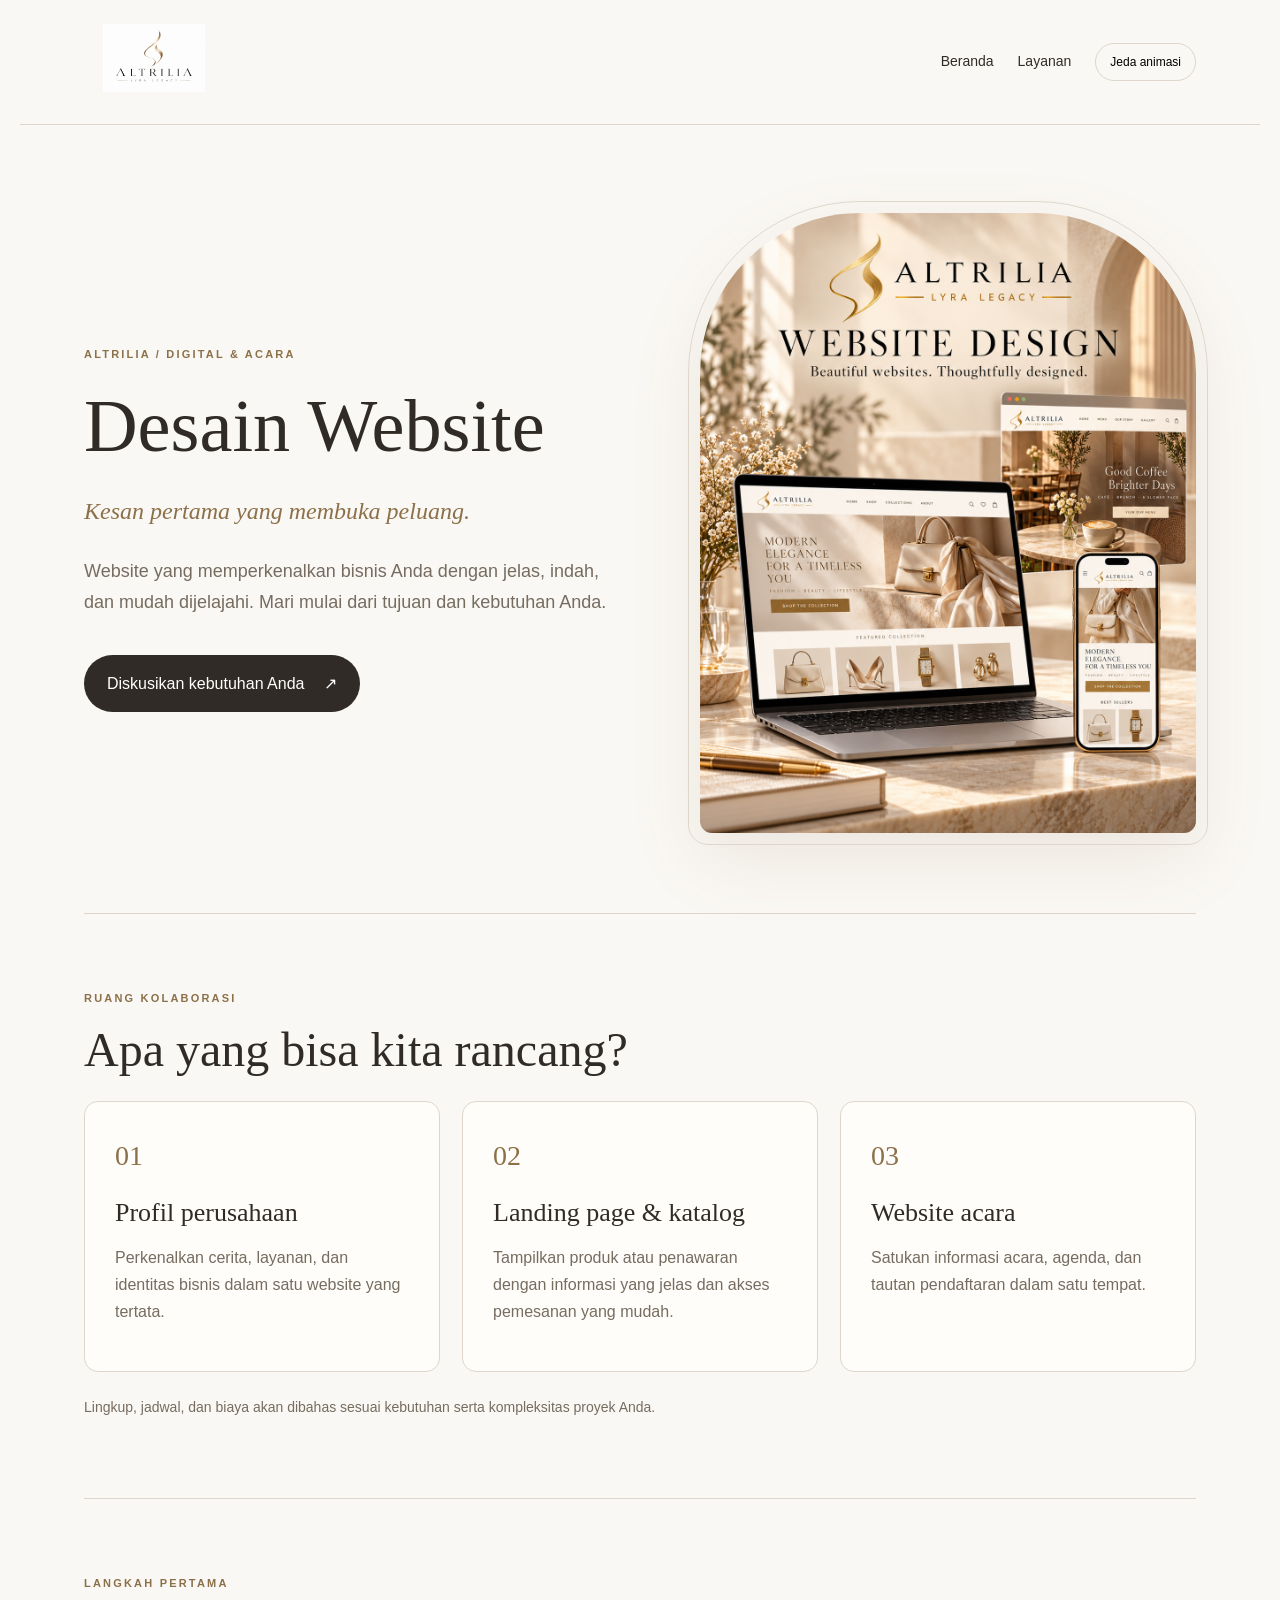
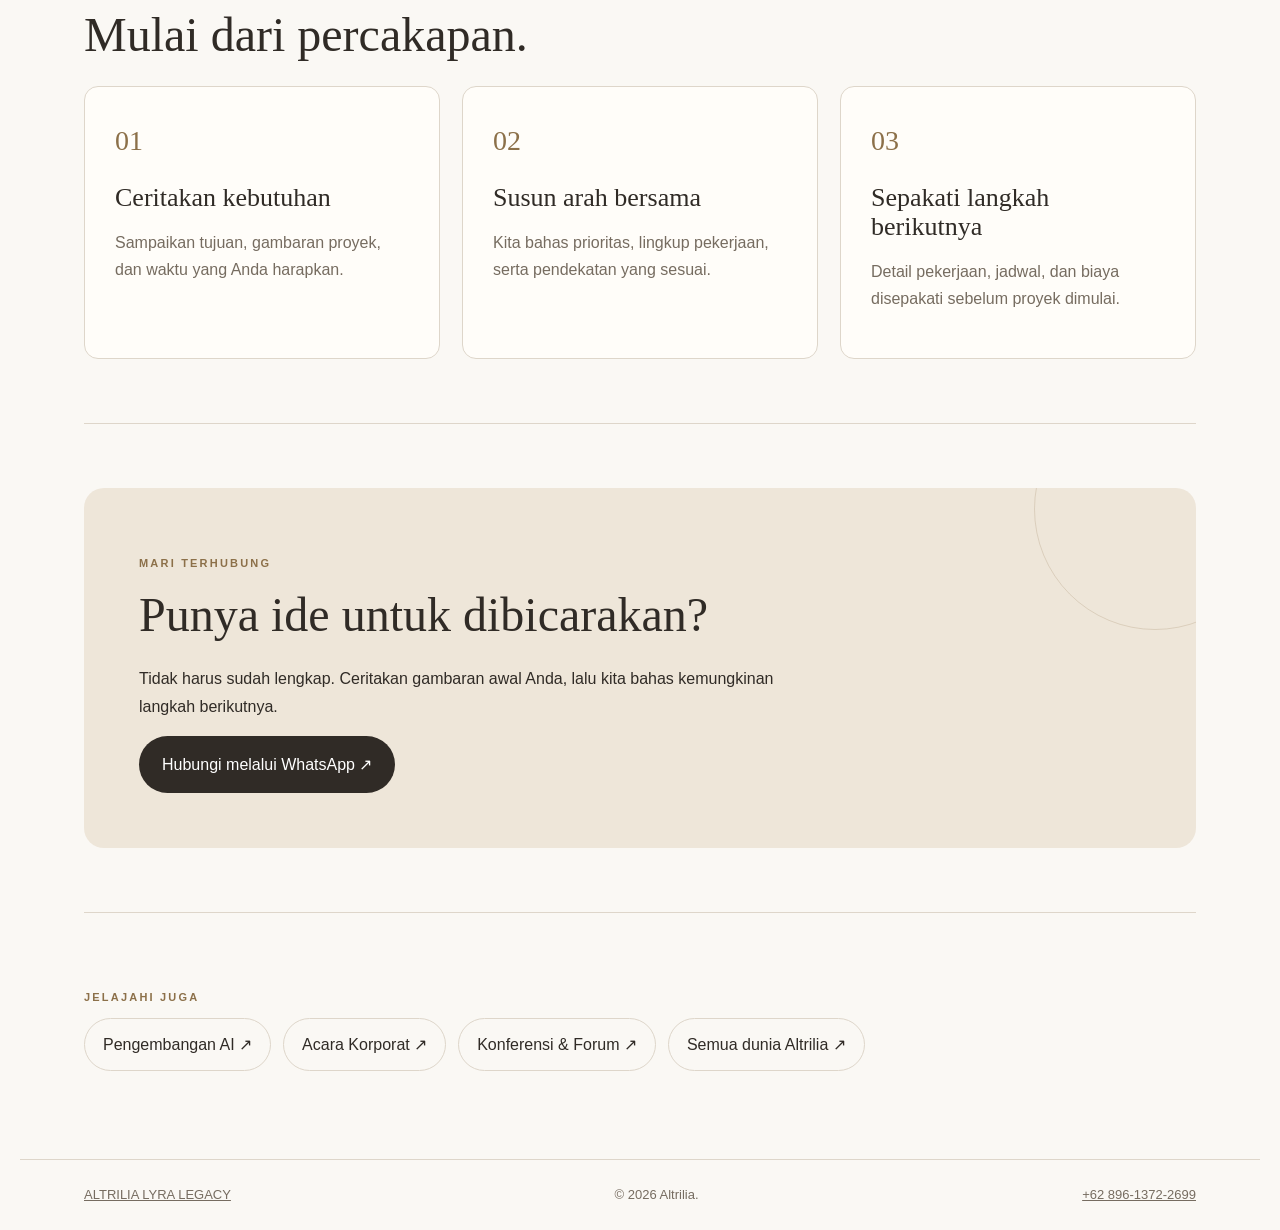
<file: website.html>
<!doctype html>
<html lang="id"><head><meta charset="utf-8"><meta name="viewport" content="width=device-width, initial-scale=1"><title>Desain Website | Altrilia</title><meta name="description" content="Website yang memperkenalkan bisnis Anda dengan jelas, indah, dan mudah dijelajahi. Mari mulai dari tujuan dan kebutuhan Anda."><link rel="icon" type="image/png" href="assets/photovideo/ALTRILIA%20LYRA%20LEGACY%20LOGO2.png"><style>
:root{--paper:#faf8f4;--ink:#302b26;--muted:#766c60;--gold:#8c7049;--line:#ded6ca}*{box-sizing:border-box}html{scroll-behavior:smooth}body{margin:0;background:var(--paper);color:var(--ink);font-family:Arial,sans-serif;line-height:1.7}a{color:inherit}button{font:inherit}header,main,footer{max-width:1240px;margin:auto;padding:24px 5%}header{display:flex;align-items:center;justify-content:space-between;gap:20px;border-bottom:1px solid var(--line)}.logo{width:140px;height:68px;object-fit:contain}nav{display:flex;gap:24px;align-items:center;font-size:14px}nav a{text-decoration:none}nav a:hover{color:var(--gold)}.hero{display:grid;grid-template-columns:1.1fr 1fr;align-items:center;gap:70px;padding:64px 0 80px}.eyebrow{color:var(--gold);text-transform:uppercase;letter-spacing:.2em;font-size:11px;font-weight:bold}h1,h2,h3{font-family:Georgia,serif;font-weight:normal;line-height:1.1}h1{font-size:clamp(42px,5.8vw,76px);margin:22px 0}h2{font-size:clamp(32px,4vw,48px);margin:16px 0 24px}h3{font-size:26px;margin:20px 0 14px}.lead{font-size:18px;color:var(--muted);max-width:570px}.tagline{color:var(--gold);font-family:Georgia,serif;font-style:italic;font-size:24px}.button{display:inline-flex;align-items:center;gap:20px;background:var(--ink);color:white;padding:15px 23px;border-radius:40px;text-decoration:none;transition:transform .3s,background .3s}.button:hover{transform:translateY(-4px);background:var(--gold)}.hero .button{margin-top:20px}.portrait{margin:0;position:relative;animation:float 7s ease-in-out infinite}.portrait img{display:block;width:100%;height:auto;border-radius:160px 160px 12px 12px;box-shadow:0 24px 70px #8c704922}.portrait:after{content:'';position:absolute;inset:-12px;border:1px solid var(--line);border-radius:172px 172px 20px 20px;pointer-events:none}.section{padding:64px 0;border-top:1px solid var(--line)}.grid{display:grid;grid-template-columns:repeat(3,1fr);gap:22px}.card{padding:30px;background:#fffdf9;border:1px solid var(--line);border-radius:14px;transition:transform .35s,box-shadow .35s}.card:hover{transform:translateY(-7px);box-shadow:0 18px 40px #8c704914}.number{font-family:Georgia,serif;font-size:28px;color:var(--gold)}.card p,.note{color:var(--muted)}.note{font-size:14px;margin-top:24px}.cta{padding:55px;border-radius:20px;background:#eee6d9;position:relative;overflow:hidden}.cta:before{content:'';width:240px;height:240px;border:1px solid #8c704933;border-radius:50%;position:absolute;right:-80px;top:-100px;animation:float 8s infinite}.cta p{max-width:650px}.links{display:flex;flex-wrap:wrap;gap:12px}.links a{padding:12px 18px;border:1px solid var(--line);border-radius:30px;text-decoration:none;transition:background .3s}.links a:hover{background:#eee6d9}footer{border-top:1px solid var(--line);display:flex;flex-wrap:wrap;justify-content:space-between;gap:20px;font-size:13px;color:var(--muted)}.motion{border:1px solid var(--line);border-radius:30px;background:transparent;padding:8px 14px;cursor:pointer;font-size:12px}.skip{position:absolute;left:15px;top:-100px;background:white;padding:12px;z-index:5}.skip:focus{top:10px}:focus-visible{outline:3px solid var(--gold);outline-offset:5px}.animate .reveal{opacity:0;transform:translateY(28px);transition:opacity .8s,transform .8s}.animate .reveal.visible{opacity:1;transform:none}.hero-copy{animation:arrive 1s both}.paused *,.paused *:before,.paused *:after{animation-play-state:paused!important}@keyframes float{50%{transform:translateY(-10px)}}@keyframes arrive{from{opacity:0;transform:translateY(25px)}to{opacity:1;transform:none}}@media(max-width:700px){header,main,footer{padding:20px 6%}nav{gap:14px;font-size:12px}.logo{width:105px}.hero{grid-template-columns:1fr;gap:42px;padding:38px 0 60px}.portrait{max-width:420px;margin:auto}.grid{grid-template-columns:1fr}.section{padding:42px 0}.cta{padding:28px}.motion{font-size:11px;padding:6px 10px}}@media(prefers-reduced-motion:reduce){html{scroll-behavior:auto}*,*:before,*:after{animation:none!important;transition:none!important}.animate .reveal{opacity:1;transform:none}.motion{display:none}}
</style></head>
<body><a class="skip" href="#utama">Langsung ke konten</a><header><a href="index.html" aria-label="Beranda Altrilia"><img class="logo" src="assets/photovideo/ALTRILIA%20LYRA%20LEGACY%20LOGO2.png" alt="Altrilia Lyra Legacy"></a><nav aria-label="Navigasi utama"><a href="index.html">Beranda</a><a href="#lingkup">Layanan</a><button class="motion" type="button" aria-pressed="false" hidden>Jeda animasi</button></nav></header>
<main id="utama"><section class="hero"><div class="hero-copy"><p class="eyebrow">Altrilia / Digital & Acara</p><h1>Desain Website</h1><p class="tagline">Kesan pertama yang membuka peluang.</p><p class="lead">Website yang memperkenalkan bisnis Anda dengan jelas, indah, dan mudah dijelajahi. Mari mulai dari tujuan dan kebutuhan Anda.</p><a class="button" href="https://wa.me/6289613722699?text=Halo%20Altrilia%2C%20saya%20ingin%20berdiskusi%20tentang%20layanan%20Desain%20Website." target="_blank" rel="noopener noreferrer">Diskusikan kebutuhan Anda <span aria-hidden="true">↗</span></a></div><figure class="portrait"><img src="assets/photovideo/atrilia%20website.png" alt="Desain Website Altrilia" fetchpriority="high"></figure></section>
<section class="section" id="lingkup"><p class="eyebrow reveal">Ruang kolaborasi</p><h2 class="reveal">Apa yang bisa kita rancang?</h2><div class="grid"><article class="card reveal"><span class="number">01</span><h3>Profil perusahaan</h3><p>Perkenalkan cerita, layanan, dan identitas bisnis dalam satu website yang tertata.</p></article><article class="card reveal"><span class="number">02</span><h3>Landing page & katalog</h3><p>Tampilkan produk atau penawaran dengan informasi yang jelas dan akses pemesanan yang mudah.</p></article><article class="card reveal"><span class="number">03</span><h3>Website acara</h3><p>Satukan informasi acara, agenda, dan tautan pendaftaran dalam satu tempat.</p></article></div><p class="note">Lingkup, jadwal, dan biaya akan dibahas sesuai kebutuhan serta kompleksitas proyek Anda.</p></section>
<section class="section"><p class="eyebrow reveal">Langkah pertama</p><h2 class="reveal">Mulai dari percakapan.</h2><div class="grid"><article class="card reveal"><span class="number">01</span><h3>Ceritakan kebutuhan</h3><p>Sampaikan tujuan, gambaran proyek, dan waktu yang Anda harapkan.</p></article><article class="card reveal"><span class="number">02</span><h3>Susun arah bersama</h3><p>Kita bahas prioritas, lingkup pekerjaan, serta pendekatan yang sesuai.</p></article><article class="card reveal"><span class="number">03</span><h3>Sepakati langkah berikutnya</h3><p>Detail pekerjaan, jadwal, dan biaya disepakati sebelum proyek dimulai.</p></article></div></section>
<section class="section"><div class="cta reveal"><p class="eyebrow">Mari terhubung</p><h2>Punya ide untuk dibicarakan?</h2><p>Tidak harus sudah lengkap. Ceritakan gambaran awal Anda, lalu kita bahas kemungkinan langkah berikutnya.</p><a class="button" href="https://wa.me/6289613722699?text=Halo%20Altrilia%2C%20saya%20ingin%20berdiskusi%20tentang%20layanan%20Desain%20Website." target="_blank" rel="noopener noreferrer">Hubungi melalui WhatsApp ↗</a></div></section>
<section class="section"><p class="eyebrow">Jelajahi juga</p><div class="links"><a href="ai.html">Pengembangan AI ↗</a><a href="event.html">Acara Korporat ↗</a><a href="conference.html">Konferensi & Forum ↗</a><a href="index.html">Semua dunia Altrilia ↗</a></div></section></main><footer><a href="index.html">ALTRILIA LYRA LEGACY</a><span>© <span id="year">2026</span> Altrilia.</span><a href="https://wa.me/6289613722699?text=Halo%20Altrilia%2C%20saya%20ingin%20berdiskusi%20tentang%20layanan%20Desain%20Website.">+62 896-1372-2699</a></footer><script>const motion=document.querySelector('.motion');motion.hidden=false;motion.addEventListener('click',()=>{const paused=document.body.classList.toggle('paused');motion.setAttribute('aria-pressed',String(paused));motion.textContent=paused?'Lanjutkan animasi':'Jeda animasi';});if('IntersectionObserver' in window){document.body.classList.add('animate');const observer=new IntersectionObserver(entries=>entries.forEach(entry=>{if(entry.isIntersecting){entry.target.classList.add('visible');observer.unobserve(entry.target);}}),{threshold:.08});document.querySelectorAll('.reveal').forEach(el=>observer.observe(el));}document.querySelector('#year').textContent=new Date().getFullYear();</script></body></html>
</file>
